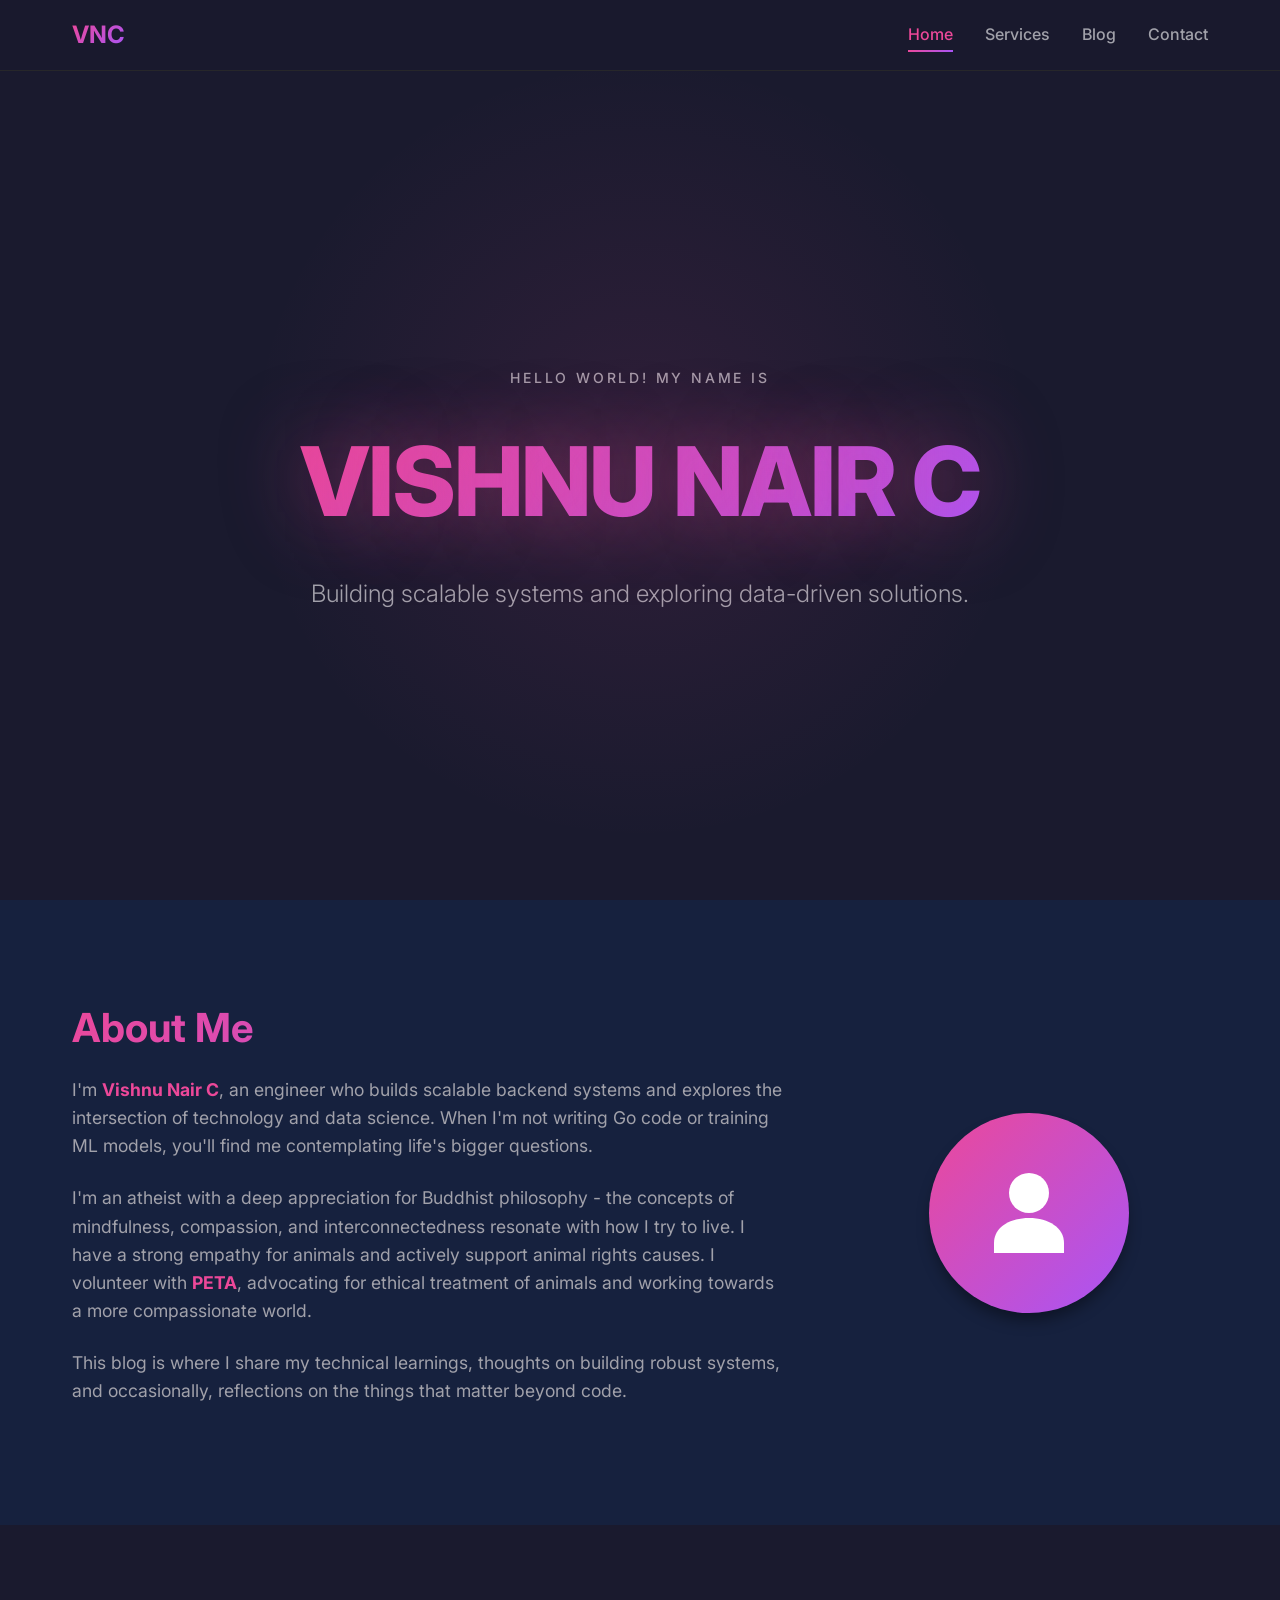
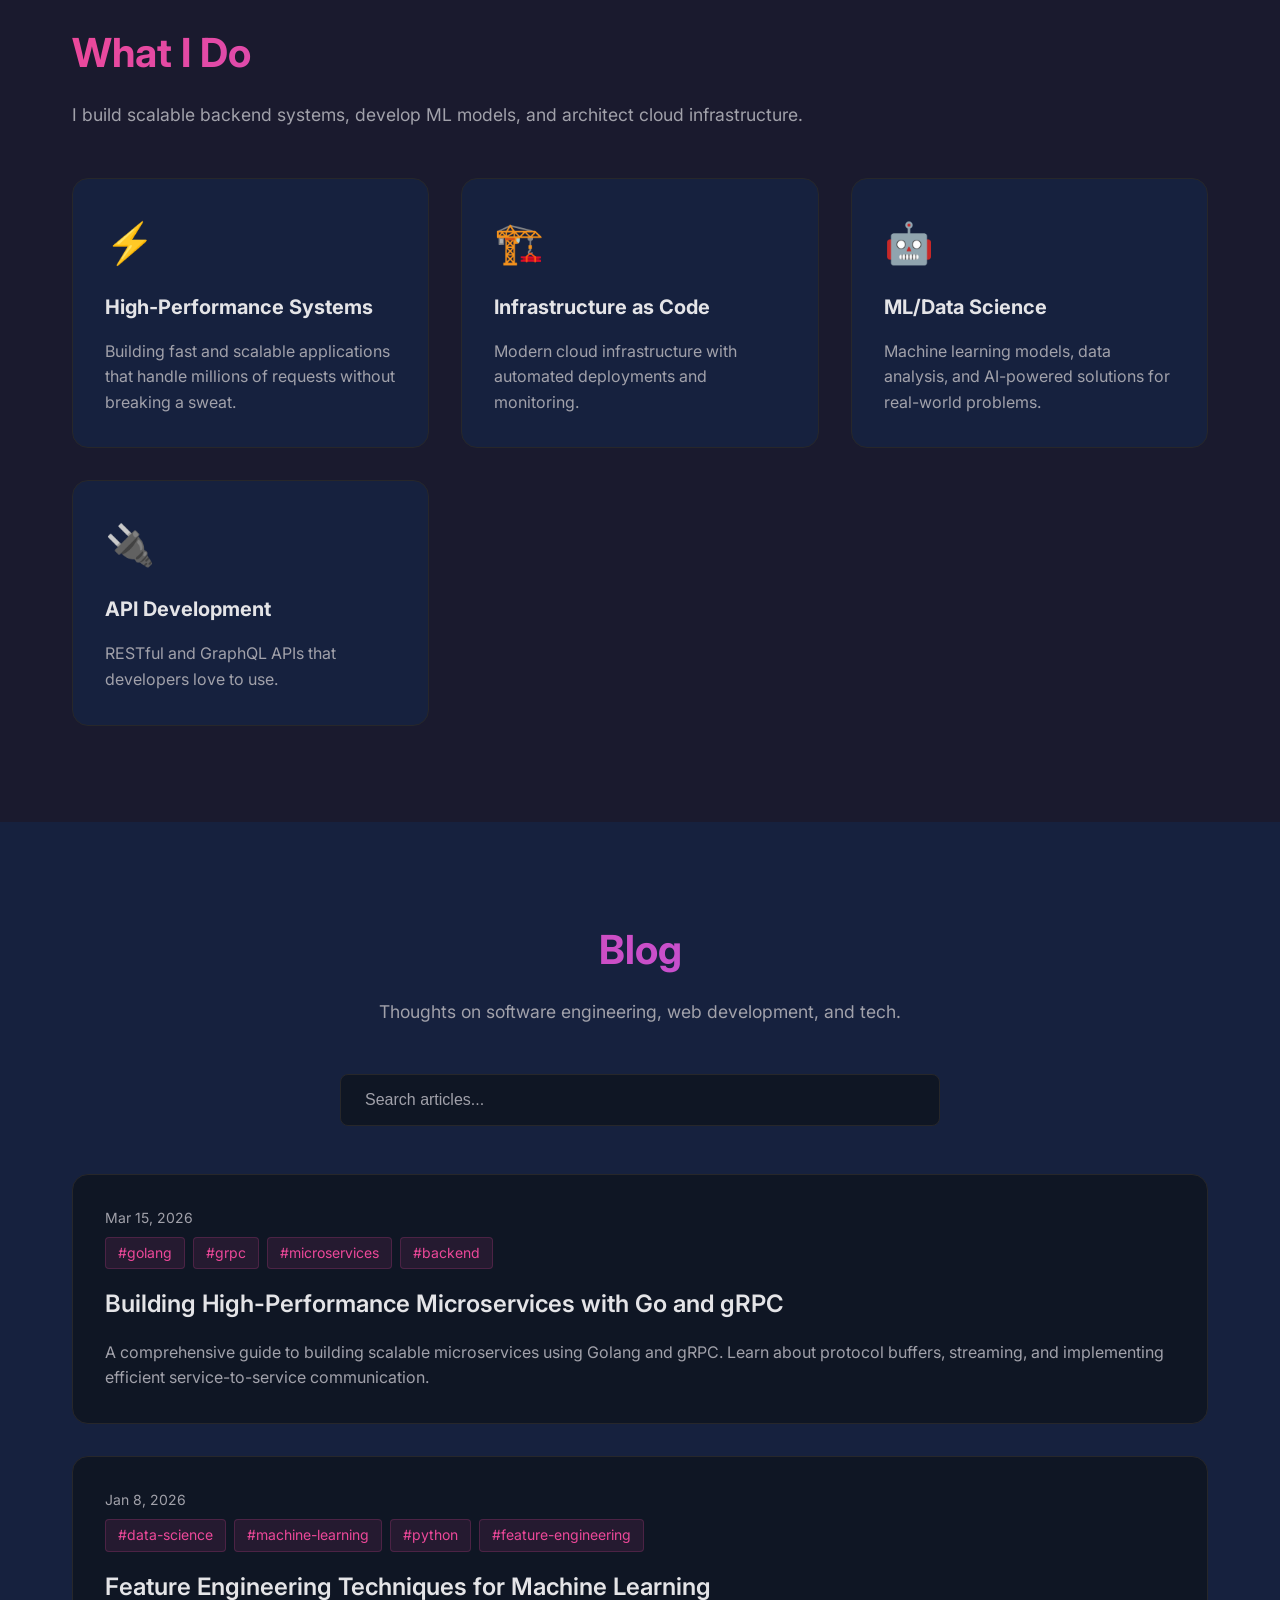
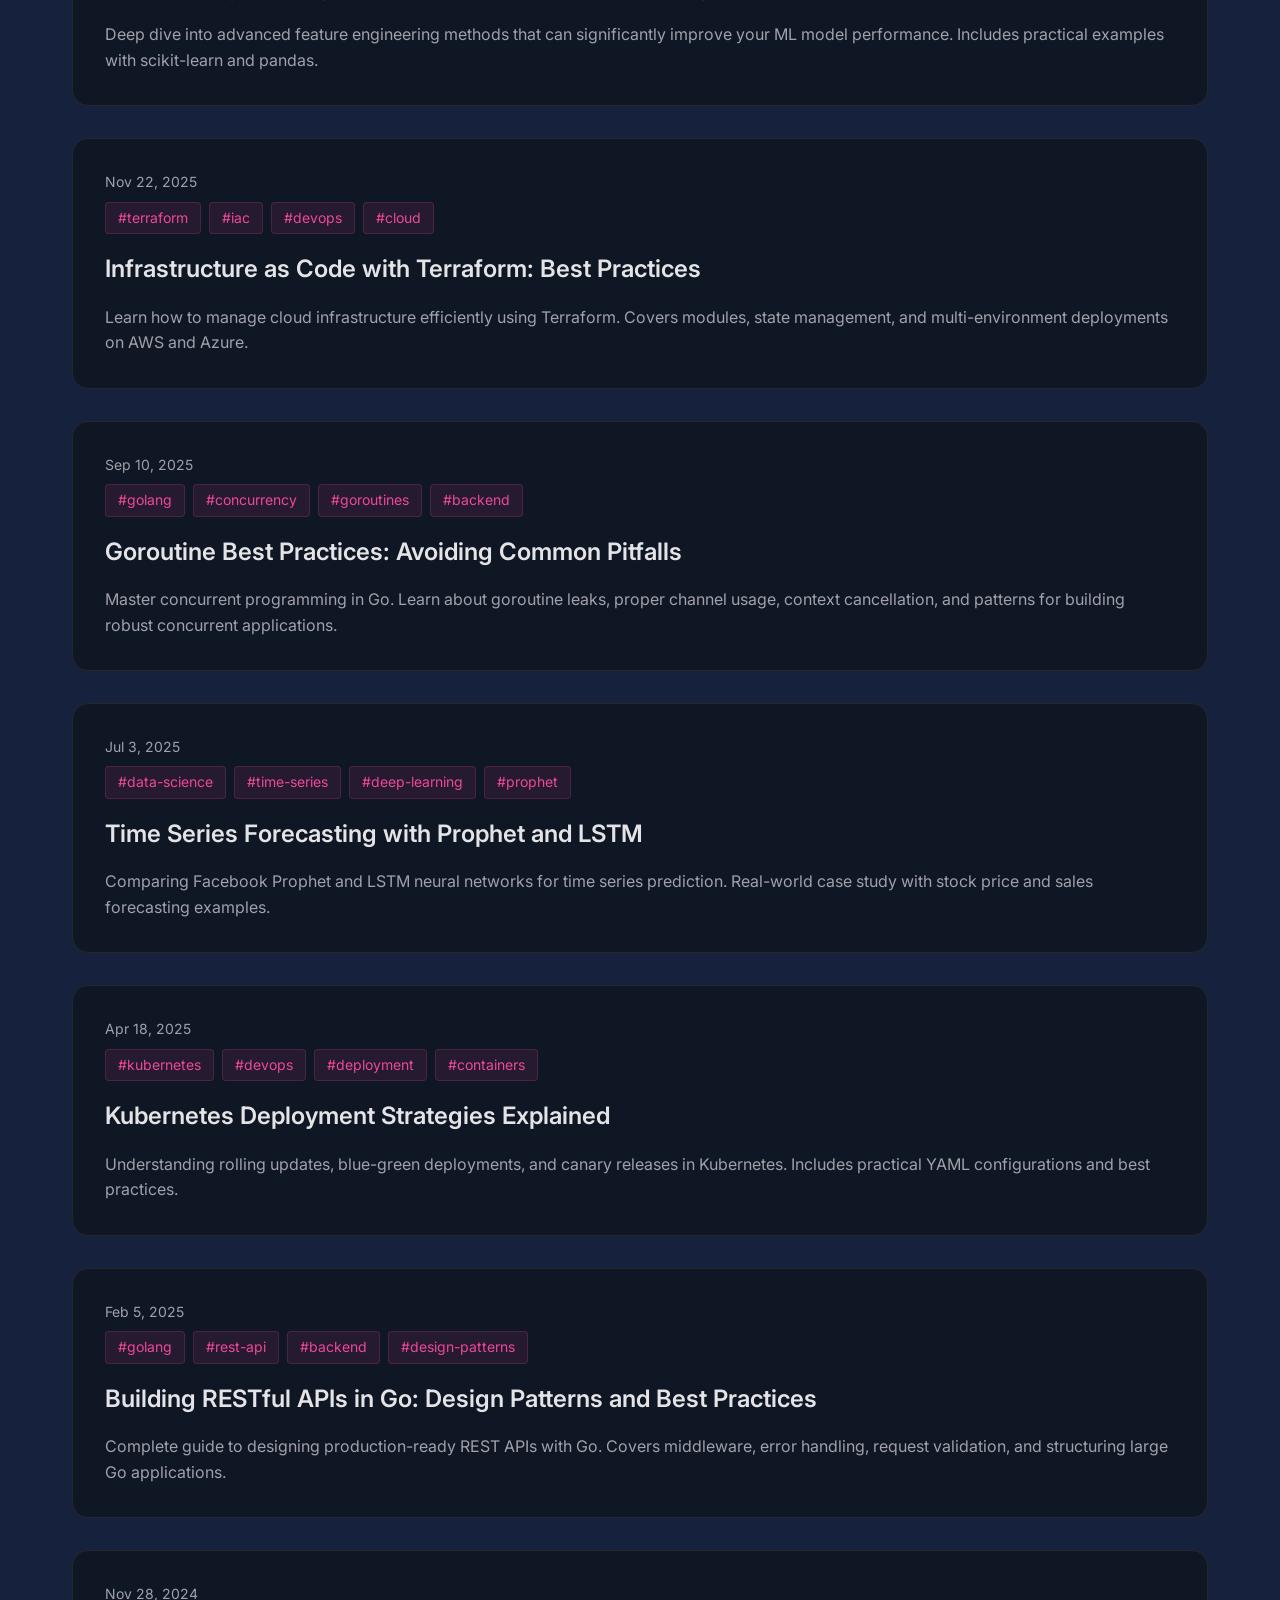
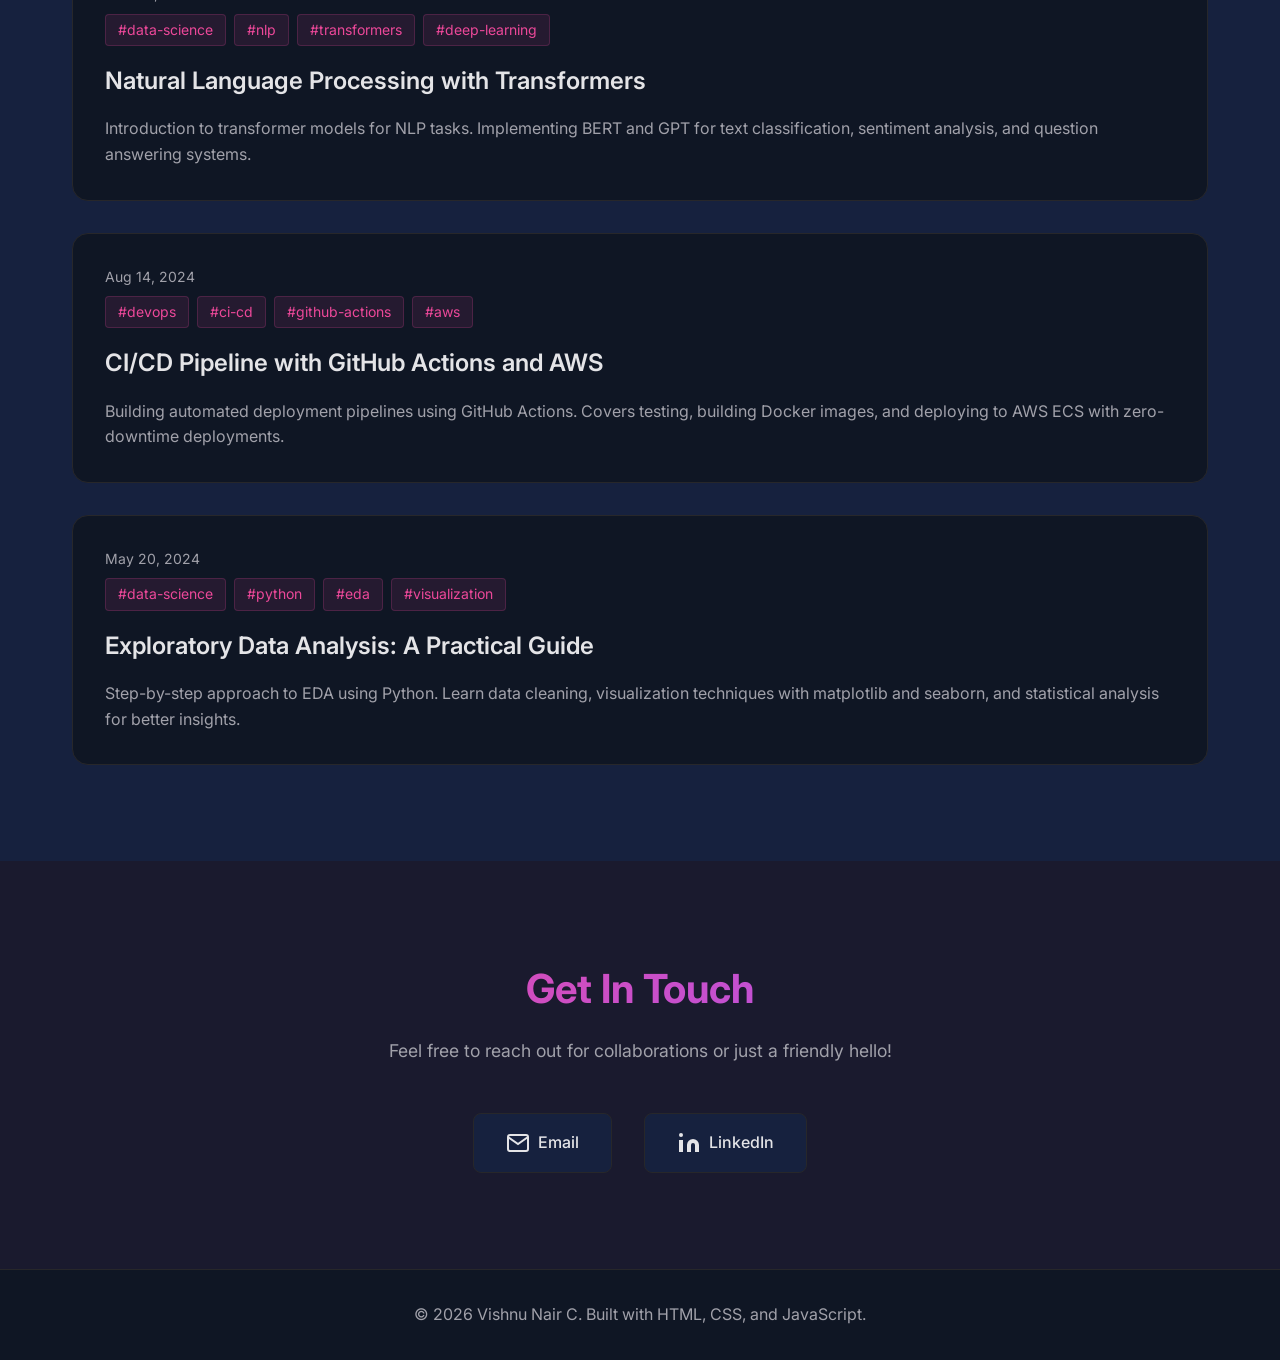
<file: index.html>
<!DOCTYPE html>
<html lang="en">
<head>
    <meta charset="UTF-8">
    <meta name="viewport" content="width=device-width, initial-scale=1.0">
    <title>Vishnu Nair C - Personal Blog</title>
    <link rel="stylesheet" href="styles.css">
    <link rel="preconnect" href="https://fonts.googleapis.com">
    <link rel="preconnect" href="https://fonts.gstatic.com" crossorigin>
    <link href="https://fonts.googleapis.com/css2?family=Inter:wght@300;400;500;600;700&display=swap" rel="stylesheet">
</head>
<body>
    <!-- Navigation -->
    <nav class="navbar">
        <div class="container">
            <div class="nav-brand">
                <span class="logo">VNC</span>
            </div>
            <ul class="nav-menu">
                <li><a href="#home" class="nav-link active">Home</a></li>
                <li><a href="#services" class="nav-link">Services</a></li>
                <li><a href="#blog" class="nav-link">Blog</a></li>
                <li><a href="#contact" class="nav-link">Contact</a></li>
            </ul>
        </div>
    </nav>

    <!-- Hero Section -->
    <section id="home" class="hero">
        <div class="container">
            <div class="hero-content">
                <p class="hero-greeting">HELLO WORLD! MY NAME IS</p>
                <h1 class="hero-title">VISHNU NAIR C</h1>
                <p class="hero-subtitle">Building scalable systems and exploring data-driven solutions.</p>
            </div>
        </div>
    </section>

    <!-- About Section -->
    <section id="about" class="about">
        <div class="container">
            <div class="about-content">
                <div class="about-text">
                    <h2 class="section-title">About Me</h2>
                    <p>I'm <strong>Vishnu Nair C</strong>, an engineer who builds scalable backend systems and explores the intersection of technology and data science. When I'm not writing Go code or training ML models, you'll find me contemplating life's bigger questions.</p>
                    <p>I'm an atheist with a deep appreciation for Buddhist philosophy - the concepts of mindfulness, compassion, and interconnectedness resonate with how I try to live. I have a strong empathy for animals and actively support animal rights causes. I volunteer with <strong>PETA</strong>, advocating for ethical treatment of animals and working towards a more compassionate world.</p>
                    <p>This blog is where I share my technical learnings, thoughts on building robust systems, and occasionally, reflections on the things that matter beyond code.</p>
                </div>
                <div class="about-image">
                    <div class="profile-placeholder">
                        <svg width="120" height="120" viewBox="0 0 120 120" fill="currentColor">
                            <circle cx="60" cy="40" r="20"/>
                            <path d="M60 65c-20 0-35 10-35 25v10h70V90c0-15-15-25-35-25z"/>
                        </svg>
                    </div>
                </div>
            </div>
        </div>
    </section>

    <!-- Services Section -->
    <section id="services" class="services">
        <div class="container">
            <h2 class="section-title">What I Do</h2>
            <p class="section-description">I build scalable backend systems, develop ML models, and architect cloud infrastructure.</p>
            
            <div class="services-grid">
                <div class="service-card">
                    <div class="service-icon">⚡</div>
                    <h3>High-Performance Systems</h3>
                    <p>Building fast and scalable applications that handle millions of requests without breaking a sweat.</p>
                </div>
                <div class="service-card">
                    <div class="service-icon">🏗️</div>
                    <h3>Infrastructure as Code</h3>
                    <p>Modern cloud infrastructure with automated deployments and monitoring.</p>
                </div>
                <div class="service-card">
                    <div class="service-icon">🤖</div>
                    <h3>ML/Data Science</h3>
                    <p>Machine learning models, data analysis, and AI-powered solutions for real-world problems.</p>
                </div>
                <div class="service-card">
                    <div class="service-icon">🔌</div>
                    <h3>API Development</h3>
                    <p>RESTful and GraphQL APIs that developers love to use.</p>
                </div>
            </div>
        </div>
    </section>

    <!-- Blog Section -->
    <section id="blog" class="blog">
        <div class="container">
            <div class="blog-header">
                <h2 class="section-title">Blog</h2>
                <p class="section-description">Thoughts on software engineering, web development, and tech.</p>
            </div>
            
            <div class="blog-search">
                <input type="text" id="searchInput" placeholder="Search articles..." class="search-input">
            </div>

            <div class="blog-grid" id="blogGrid">
                <!-- Blog posts will be inserted here by JavaScript -->
            </div>
        </div>
    </section>

    <!-- Contact Section -->
    <section id="contact" class="contact">
        <div class="container">
            <h2 class="section-title">Get In Touch</h2>
            <p class="section-description">Feel free to reach out for collaborations or just a friendly hello!</p>
            
            <div class="contact-links">
                <a href="mailto:vishnarac@gmail.com" class="contact-link">
                    <svg width="24" height="24" viewBox="0 0 24 24" fill="none" stroke="currentColor" stroke-width="2">
                        <path d="M4 4h16c1.1 0 2 .9 2 2v12c0 1.1-.9 2-2 2H4c-1.1 0-2-.9-2-2V6c0-1.1.9-2 2-2z"/>
                        <polyline points="22,6 12,13 2,6"/>
                    </svg>
                    Email
                </a>
                <a href="https://linkedin.com/in/vishnc" target="_blank" class="contact-link">
                    <svg width="24" height="24" viewBox="0 0 24 24" fill="currentColor">
                        <path d="M16 8a6 6 0 016 6v7h-4v-7a2 2 0 00-2-2 2 2 0 00-2 2v7h-4v-7a6 6 0 016-6zM2 9h4v12H2z"/>
                        <circle cx="4" cy="4" r="2"/>
                    </svg>
                    LinkedIn
                </a>
            </div>
        </div>
    </section>

    <!-- Footer -->
    <footer class="footer">
        <div class="container">
            <p>&copy; 2026 Vishnu Nair C. Built with HTML, CSS, and JavaScript.</p>
        </div>
    </footer>

    <script src="script.js"></script>
</body>
</html>
</file>
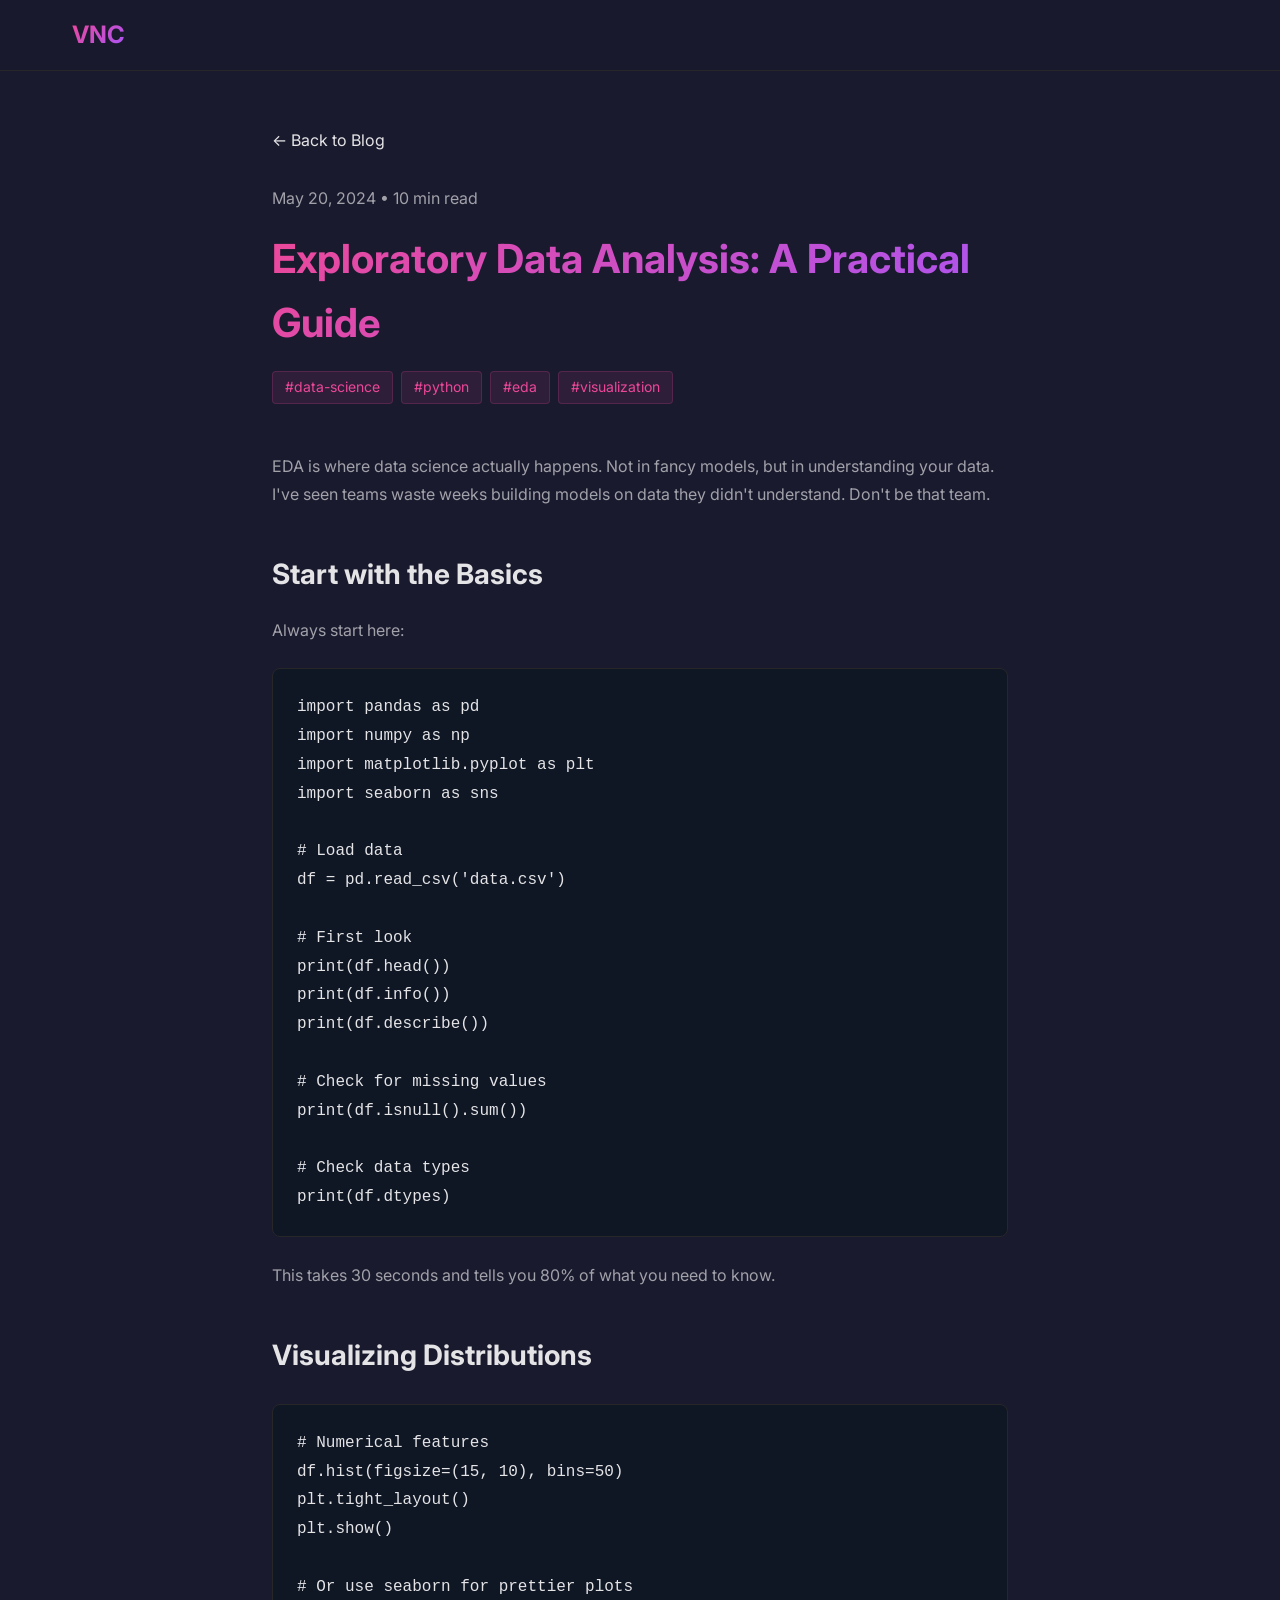
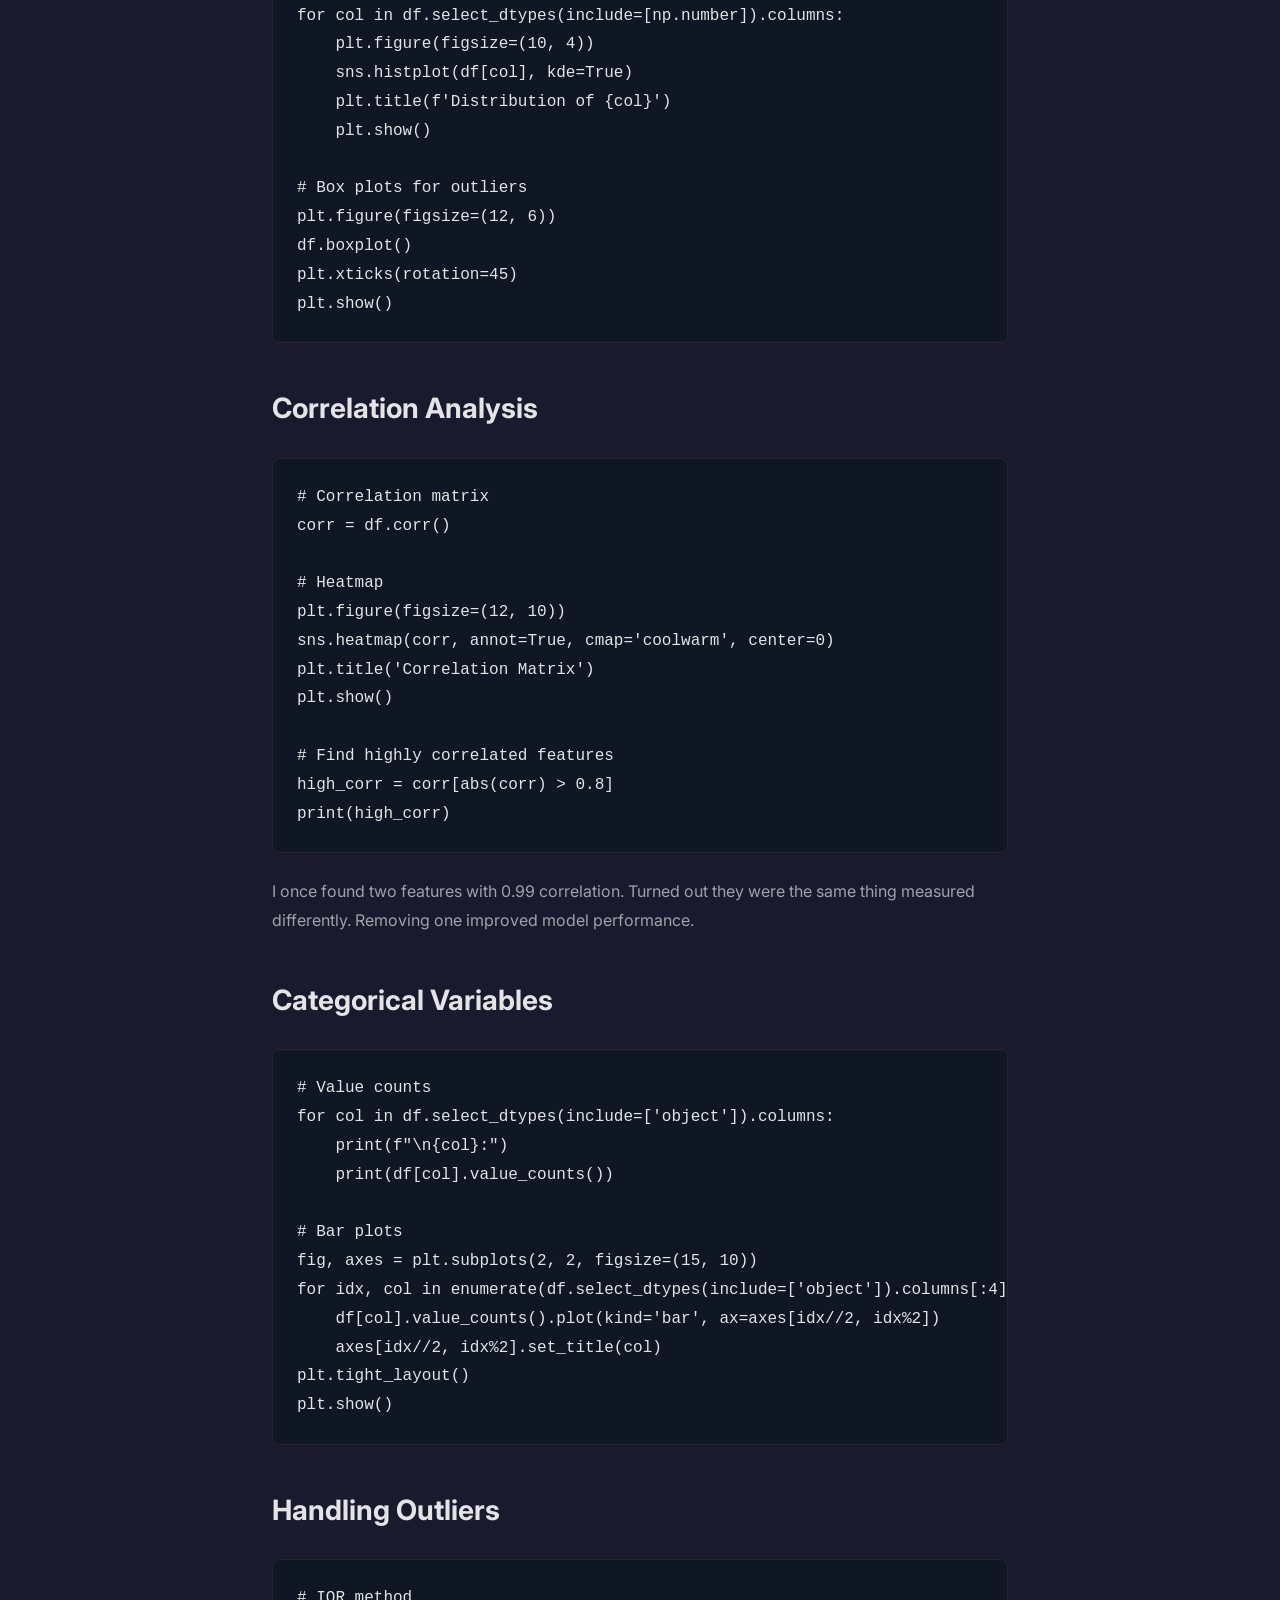
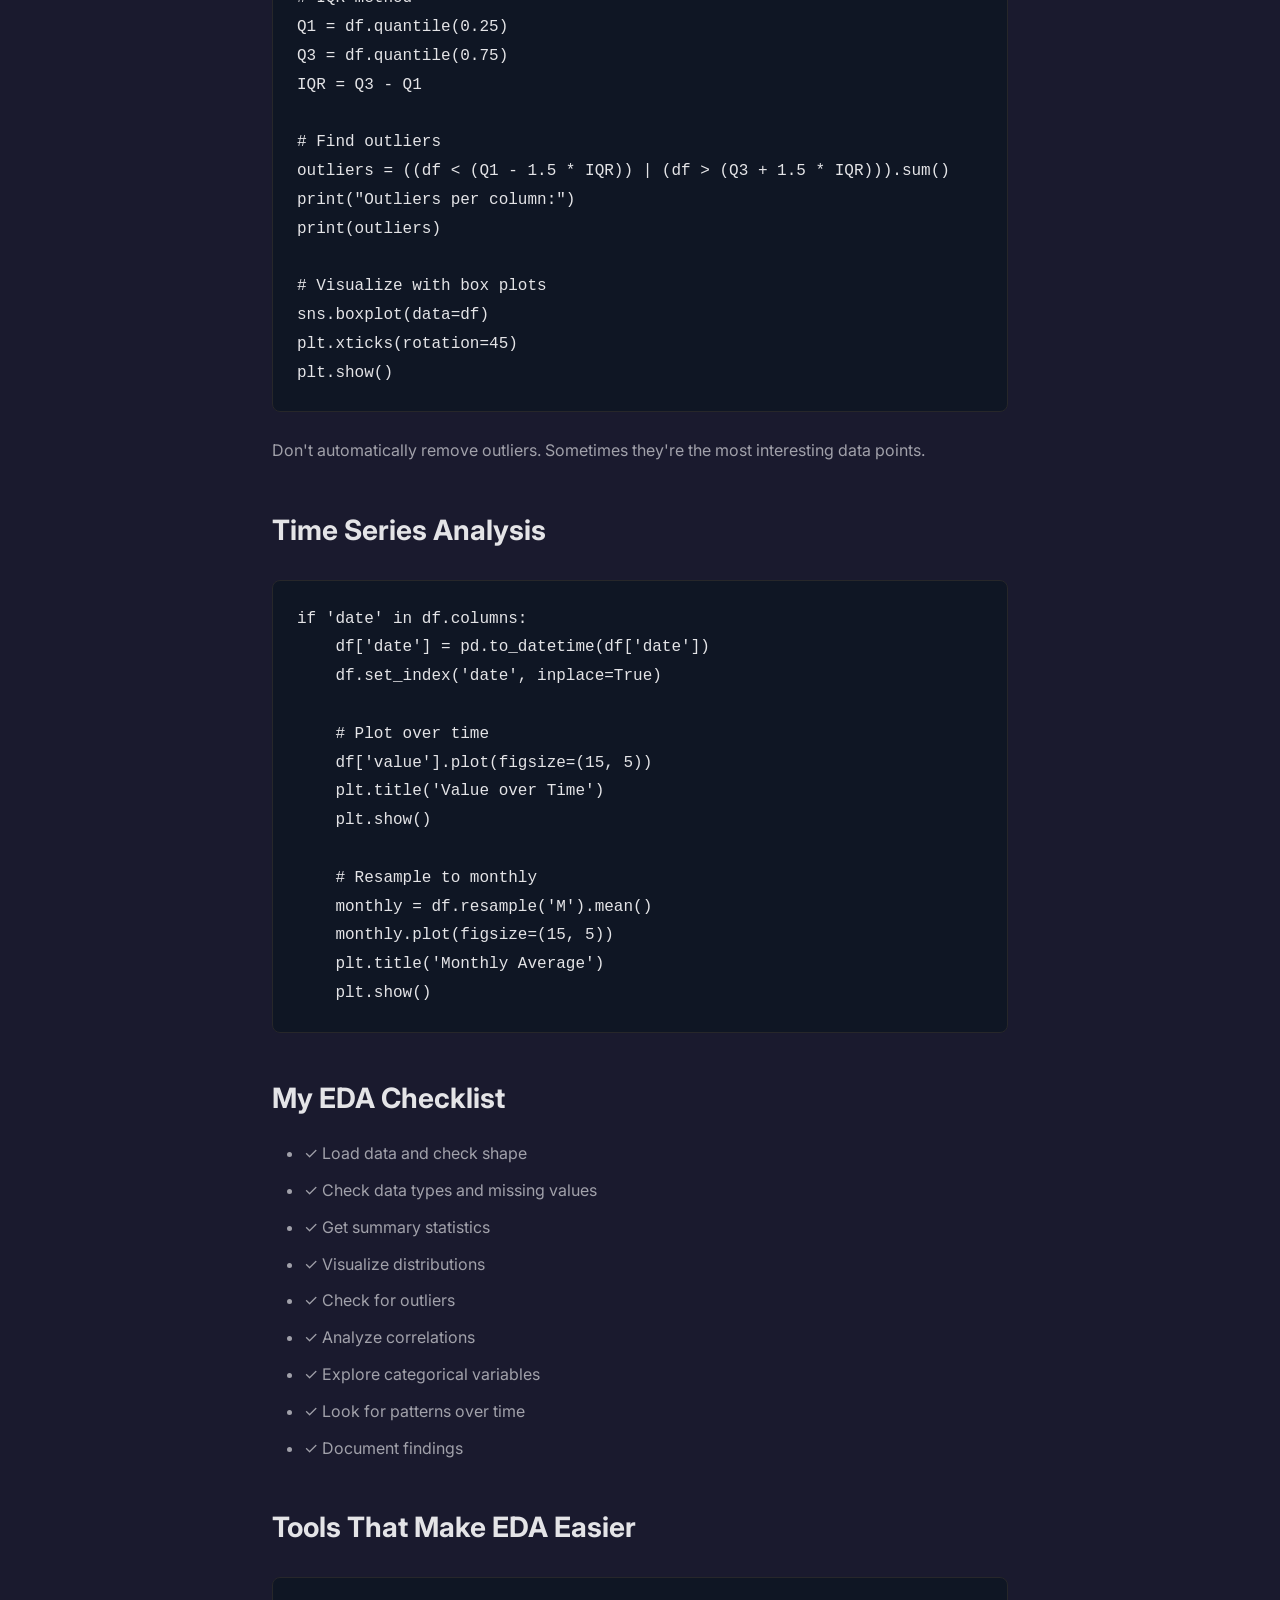
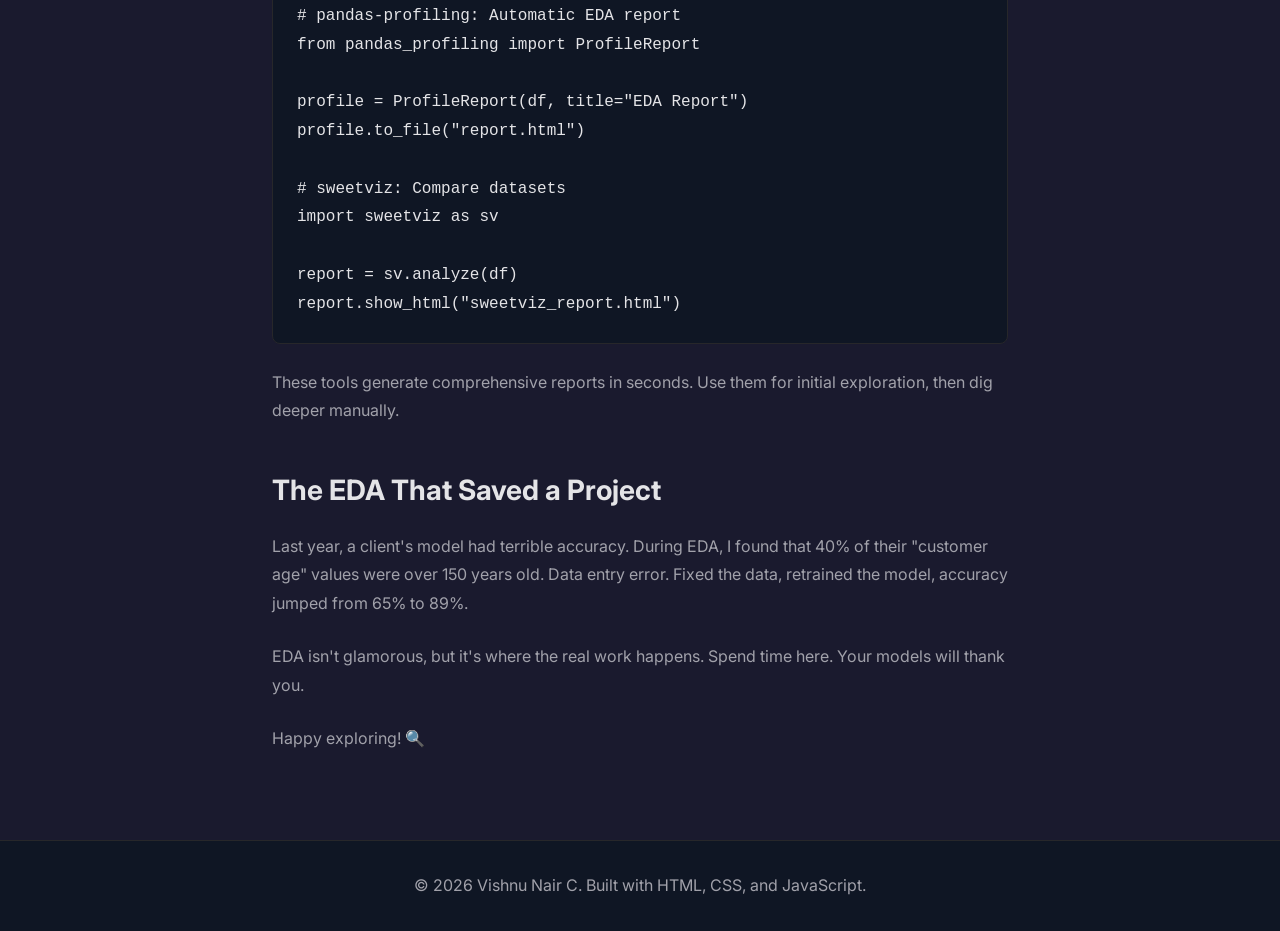
<file: blog/exploratory-data-analysis.html>
<!DOCTYPE html>
<html lang="en">
<head>
    <meta charset="UTF-8">
    <meta name="viewport" content="width=device-width, initial-scale=1.0">
    <title>Exploratory Data Analysis: A Practical Guide - Vishnu Nair C</title>
    <link rel="stylesheet" href="../styles.css">
    <link rel="preconnect" href="https://fonts.googleapis.com">
    <link rel="preconnect" href="https://fonts.gstatic.com" crossorigin>
    <link href="https://fonts.googleapis.com/css2?family=Inter:wght@300;400;500;600;700&display=swap" rel="stylesheet">
    <style>
        .blog-post-container { max-width: 800px; margin: 0 auto; padding: 8rem 2rem 4rem; }
        .blog-post-header { margin-bottom: 3rem; }
        .blog-post-meta { color: var(--text-secondary); margin-bottom: 1rem; }
        .blog-post-content { line-height: 1.8; color: var(--text-secondary); }
        .blog-post-content h2 { color: var(--text-primary); margin-top: 2.5rem; margin-bottom: 1rem; font-size: 1.75rem; }
        .blog-post-content p { margin-bottom: 1.5rem; }
        .blog-post-content code { background: var(--bg-card); padding: 0.2rem 0.5rem; border-radius: 0.25rem; font-family: 'Courier New', monospace; color: var(--accent-primary); }
        .blog-post-content pre { background: var(--bg-card); padding: 1.5rem; border-radius: 0.5rem; overflow-x: auto; margin: 1.5rem 0; border: 1px solid var(--border-color); }
        .blog-post-content pre code { background: none; padding: 0; color: var(--text-primary); }
        .blog-post-content ul { margin-bottom: 1.5rem; padding-left: 2rem; }
        .blog-post-content li { margin-bottom: 0.5rem; }
        .back-link { display: inline-block; color: var(--text-primary); text-decoration: none; margin-bottom: 2rem; transition: color 0.3s ease; }
        .back-link:hover { color: var(--accent-secondary); }
    </style>
</head>
<body>
    <nav class="navbar">
        <div class="container">
            <div class="nav-brand">
                <a href="../index.html" style="text-decoration: none;"><span class="logo">VNC</span></a>
            </div>
        </div>
    </nav>

    <article class="blog-post-container">
        <a href="../index.html#blog" class="back-link">← Back to Blog</a>
        
        <header class="blog-post-header">
            <div class="blog-post-meta">May 20, 2024 • 10 min read</div>
            <h1 class="section-title">Exploratory Data Analysis: A Practical Guide</h1>
            <div class="blog-post-tags">
                <span class="blog-tag">#data-science</span>
                <span class="blog-tag">#python</span>
                <span class="blog-tag">#eda</span>
                <span class="blog-tag">#visualization</span>
            </div>
        </header>

        <div class="blog-post-content">
            <p>EDA is where data science actually happens. Not in fancy models, but in understanding your data. I've seen teams waste weeks building models on data they didn't understand. Don't be that team.</p>

            <h2>Start with the Basics</h2>
            
            <p>Always start here:</p>

            <pre><code>import pandas as pd
import numpy as np
import matplotlib.pyplot as plt
import seaborn as sns

# Load data
df = pd.read_csv('data.csv')

# First look
print(df.head())
print(df.info())
print(df.describe())

# Check for missing values
print(df.isnull().sum())

# Check data types
print(df.dtypes)</code></pre>

            <p>This takes 30 seconds and tells you 80% of what you need to know.</p>

            <h2>Visualizing Distributions</h2>

            <pre><code># Numerical features
df.hist(figsize=(15, 10), bins=50)
plt.tight_layout()
plt.show()

# Or use seaborn for prettier plots
for col in df.select_dtypes(include=[np.number]).columns:
    plt.figure(figsize=(10, 4))
    sns.histplot(df[col], kde=True)
    plt.title(f'Distribution of {col}')
    plt.show()

# Box plots for outliers
plt.figure(figsize=(12, 6))
df.boxplot()
plt.xticks(rotation=45)
plt.show()</code></pre>

            <h2>Correlation Analysis</h2>

            <pre><code># Correlation matrix
corr = df.corr()

# Heatmap
plt.figure(figsize=(12, 10))
sns.heatmap(corr, annot=True, cmap='coolwarm', center=0)
plt.title('Correlation Matrix')
plt.show()

# Find highly correlated features
high_corr = corr[abs(corr) > 0.8]
print(high_corr)</code></pre>

            <p>I once found two features with 0.99 correlation. Turned out they were the same thing measured differently. Removing one improved model performance.</p>

            <h2>Categorical Variables</h2>

            <pre><code># Value counts
for col in df.select_dtypes(include=['object']).columns:
    print(f"\n{col}:")
    print(df[col].value_counts())

# Bar plots
fig, axes = plt.subplots(2, 2, figsize=(15, 10))
for idx, col in enumerate(df.select_dtypes(include=['object']).columns[:4]):
    df[col].value_counts().plot(kind='bar', ax=axes[idx//2, idx%2])
    axes[idx//2, idx%2].set_title(col)
plt.tight_layout()
plt.show()</code></pre>

            <h2>Handling Outliers</h2>

            <pre><code># IQR method
Q1 = df.quantile(0.25)
Q3 = df.quantile(0.75)
IQR = Q3 - Q1

# Find outliers
outliers = ((df < (Q1 - 1.5 * IQR)) | (df > (Q3 + 1.5 * IQR))).sum()
print("Outliers per column:")
print(outliers)

# Visualize with box plots
sns.boxplot(data=df)
plt.xticks(rotation=45)
plt.show()</code></pre>

            <p>Don't automatically remove outliers. Sometimes they're the most interesting data points.</p>

            <h2>Time Series Analysis</h2>

            <pre><code>if 'date' in df.columns:
    df['date'] = pd.to_datetime(df['date'])
    df.set_index('date', inplace=True)
    
    # Plot over time
    df['value'].plot(figsize=(15, 5))
    plt.title('Value over Time')
    plt.show()
    
    # Resample to monthly
    monthly = df.resample('M').mean()
    monthly.plot(figsize=(15, 5))
    plt.title('Monthly Average')
    plt.show()</code></pre>

            <h2>My EDA Checklist</h2>

            <ul>
                <li>✓ Load data and check shape</li>
                <li>✓ Check data types and missing values</li>
                <li>✓ Get summary statistics</li>
                <li>✓ Visualize distributions</li>
                <li>✓ Check for outliers</li>
                <li>✓ Analyze correlations</li>
                <li>✓ Explore categorical variables</li>
                <li>✓ Look for patterns over time</li>
                <li>✓ Document findings</li>
            </ul>

            <h2>Tools That Make EDA Easier</h2>

            <pre><code># pandas-profiling: Automatic EDA report
from pandas_profiling import ProfileReport

profile = ProfileReport(df, title="EDA Report")
profile.to_file("report.html")

# sweetviz: Compare datasets
import sweetviz as sv

report = sv.analyze(df)
report.show_html("sweetviz_report.html")</code></pre>

            <p>These tools generate comprehensive reports in seconds. Use them for initial exploration, then dig deeper manually.</p>

            <h2>The EDA That Saved a Project</h2>

            <p>Last year, a client's model had terrible accuracy. During EDA, I found that 40% of their "customer age" values were over 150 years old. Data entry error. Fixed the data, retrained the model, accuracy jumped from 65% to 89%.</p>

            <p>EDA isn't glamorous, but it's where the real work happens. Spend time here. Your models will thank you.</p>

            <p>Happy exploring! 🔍</p>
        </div>
    </article>

    <footer class="footer">
        <div class="container">
            <p>&copy; 2026 Vishnu Nair C. Built with HTML, CSS, and JavaScript.</p>
        </div>
    </footer>
</body>
</html>
</file>
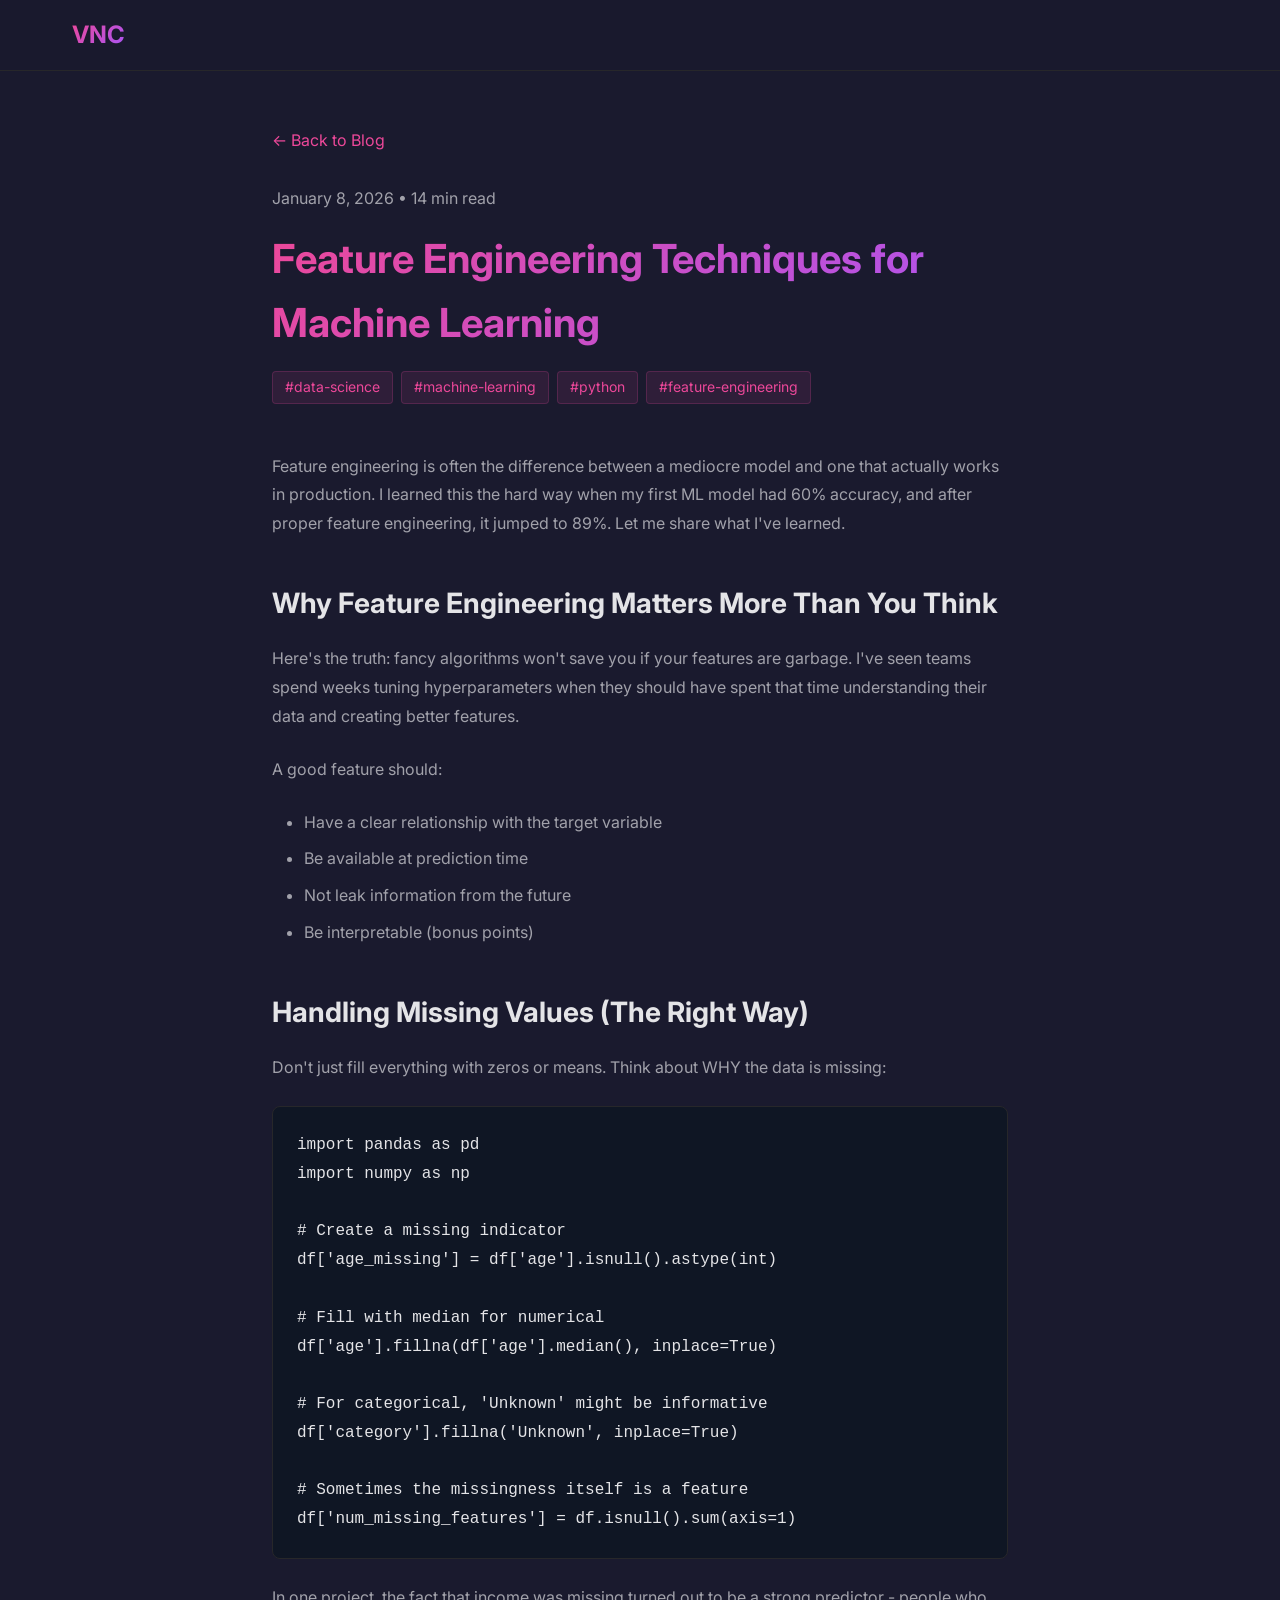
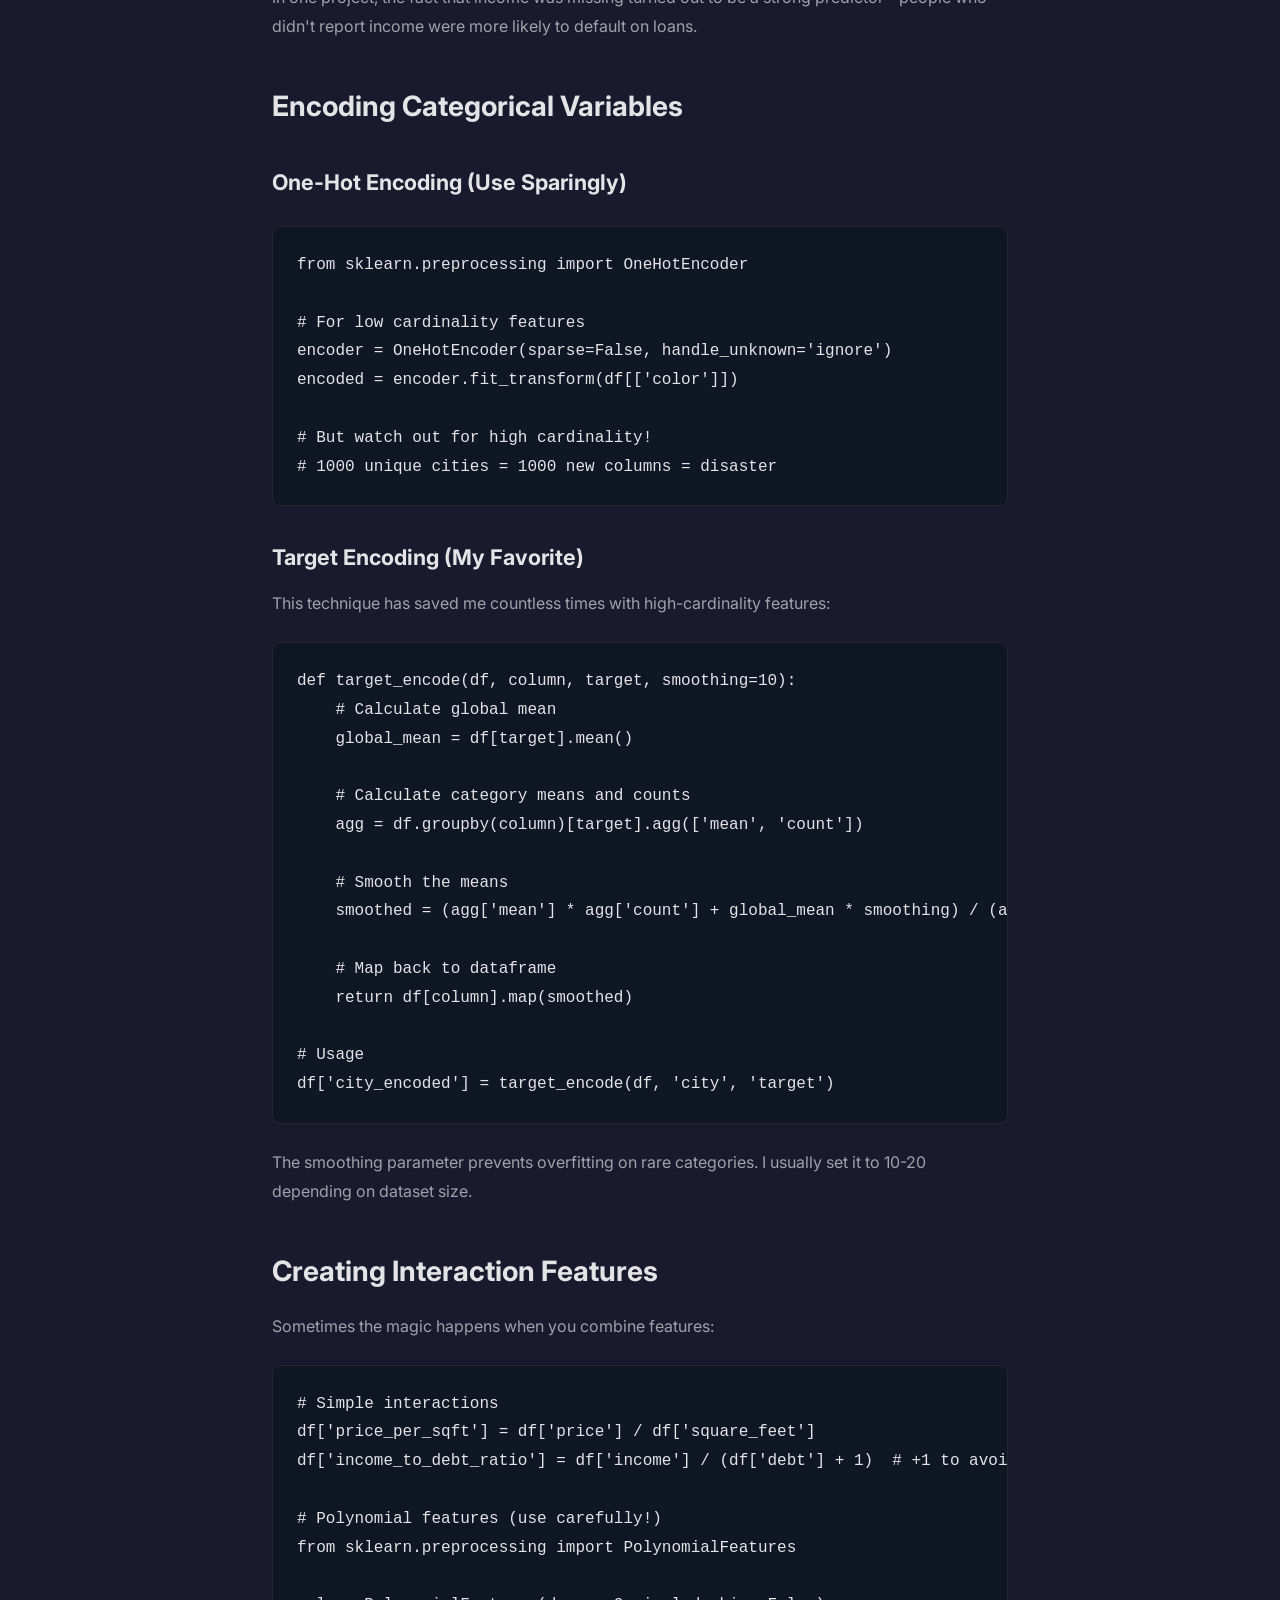
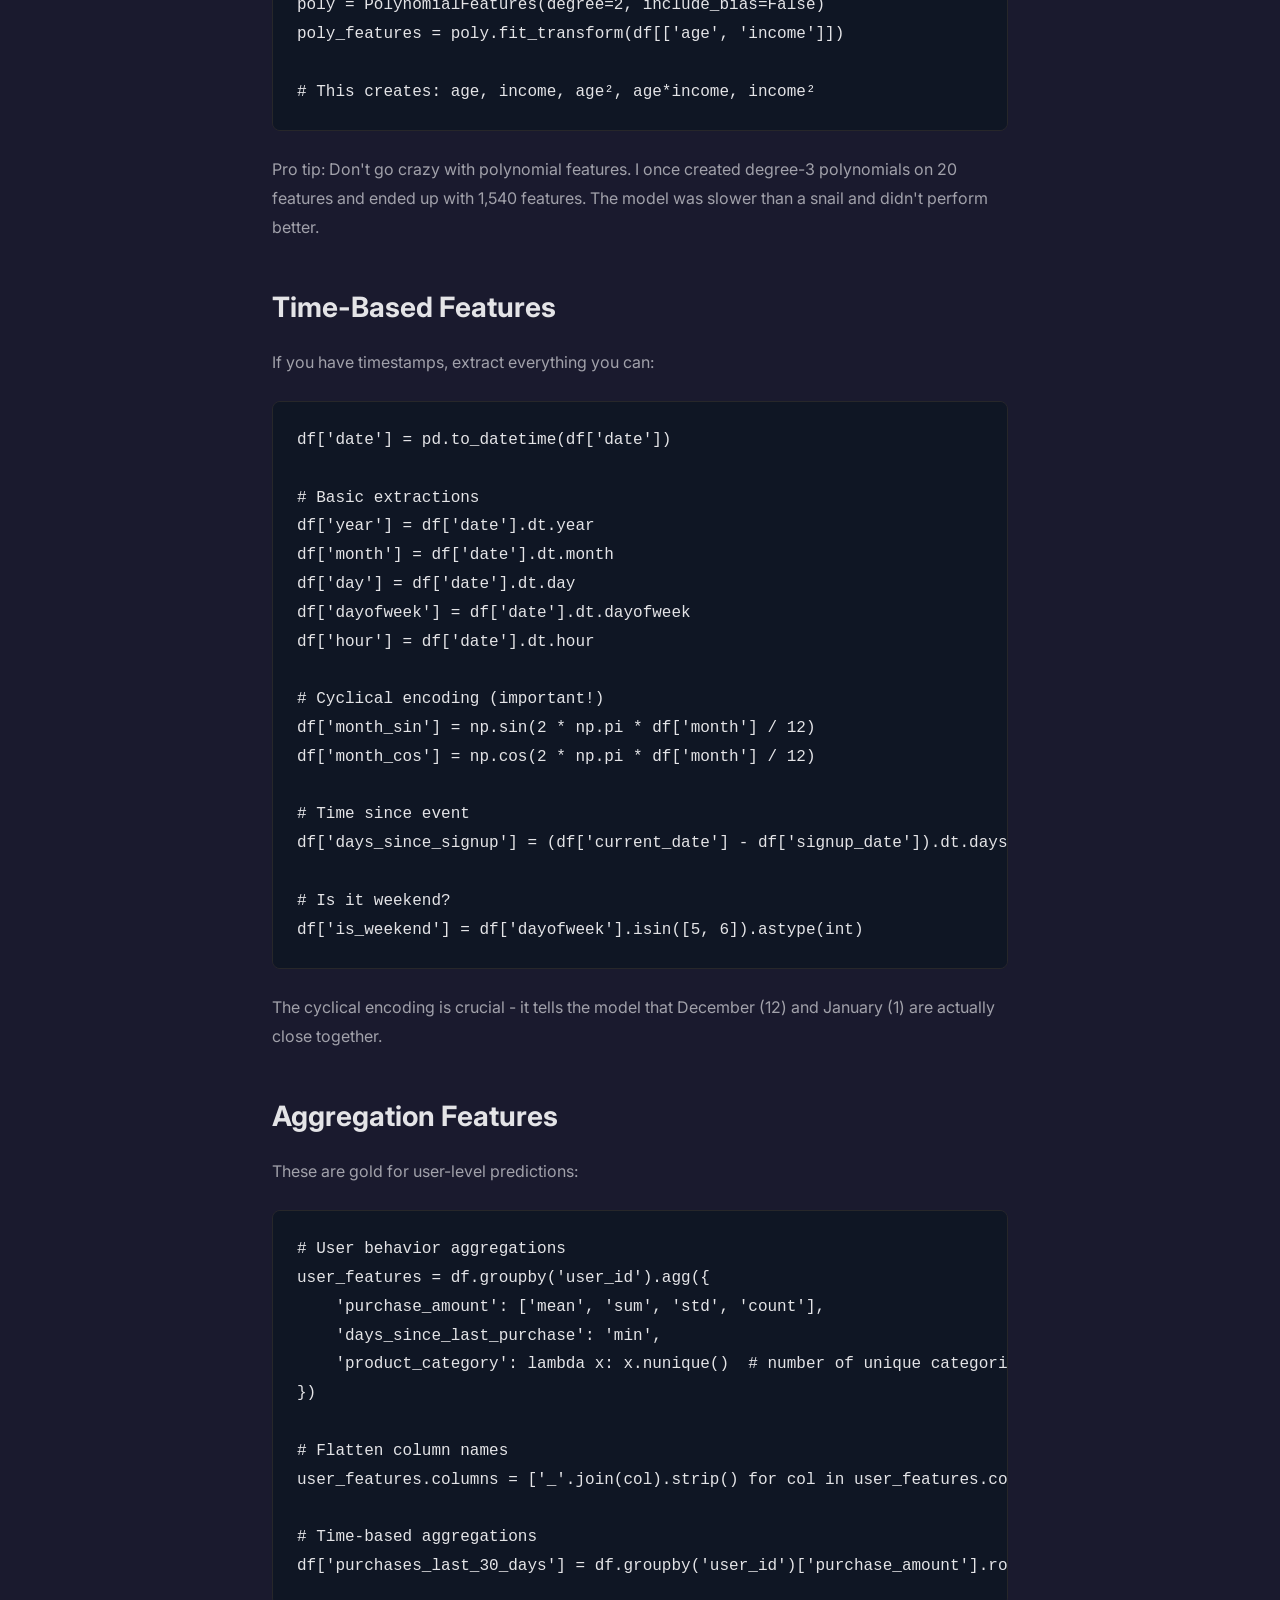
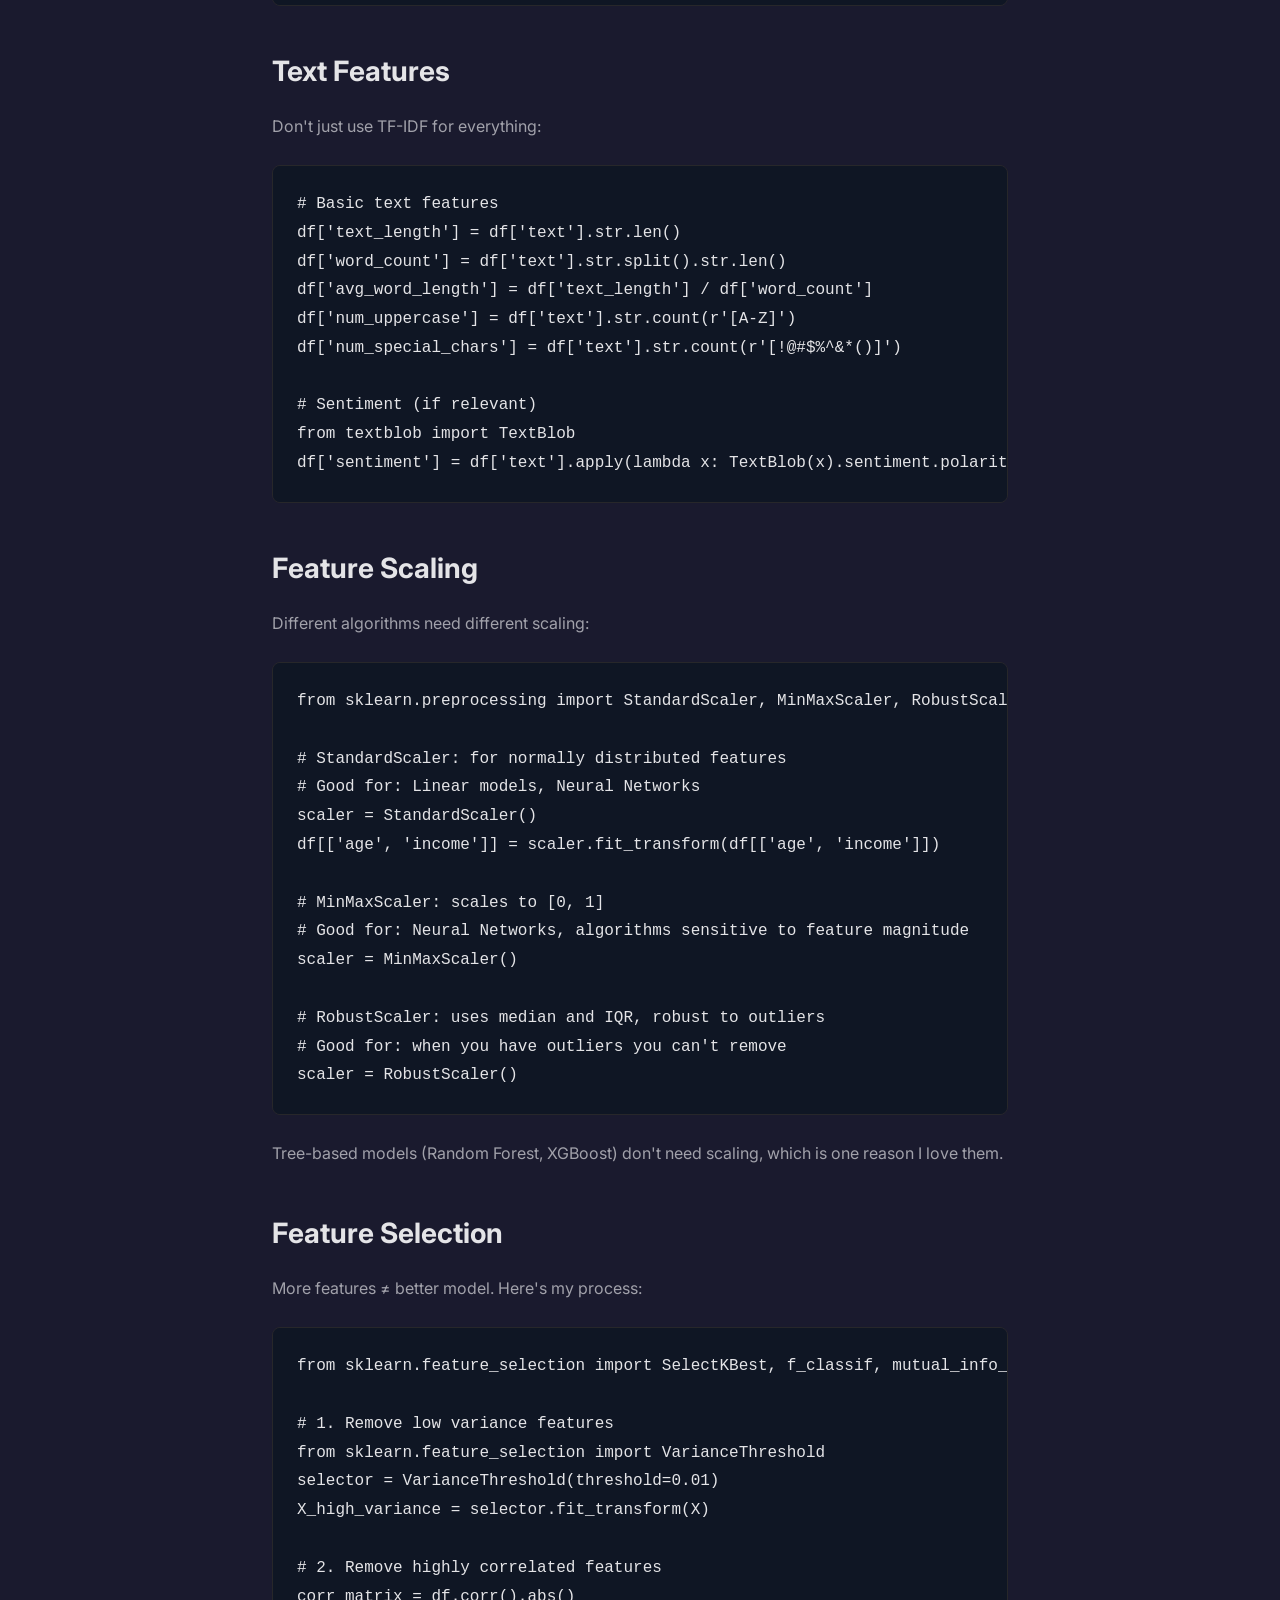
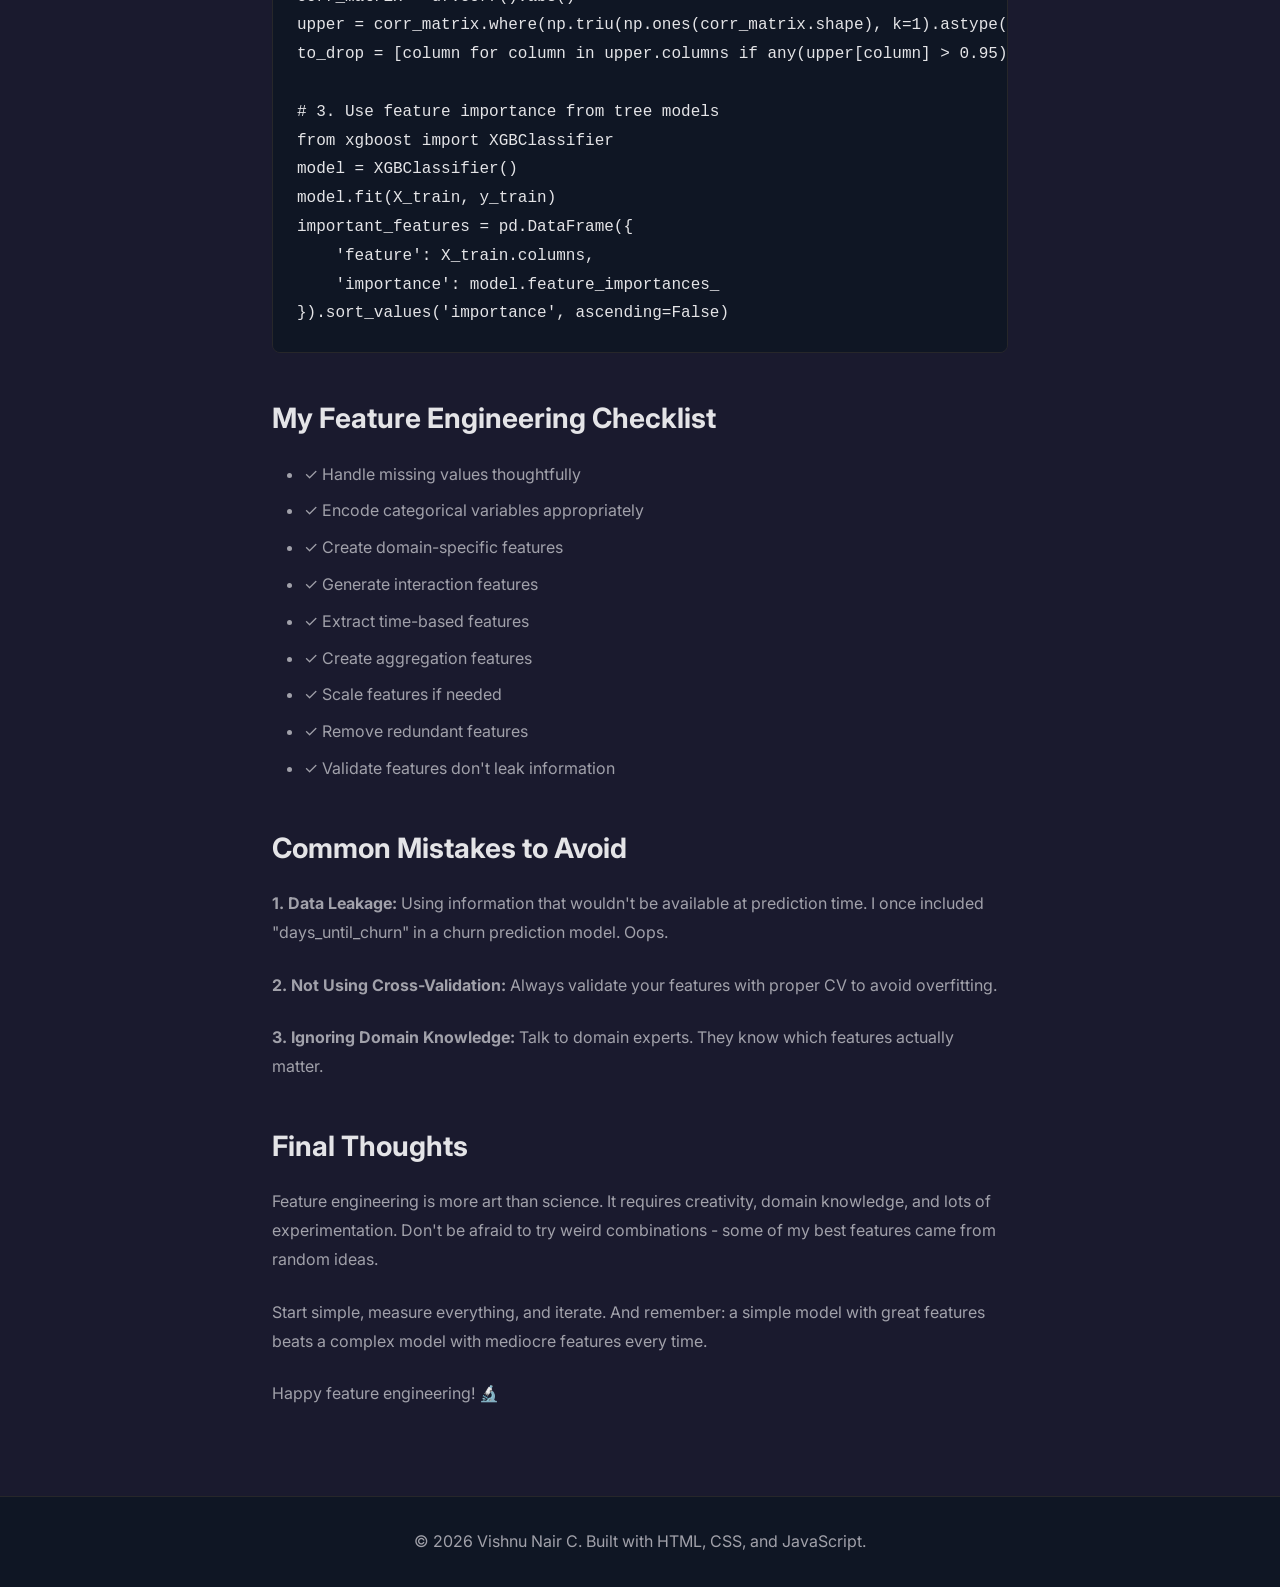
<file: blog/feature-engineering-ml.html>
<!DOCTYPE html>
<html lang="en">
<head>
    <meta charset="UTF-8">
    <meta name="viewport" content="width=device-width, initial-scale=1.0">
    <title>Feature Engineering Techniques for Machine Learning - Vishnu Nair C</title>
    <link rel="stylesheet" href="../styles.css">
    <link rel="preconnect" href="https://fonts.googleapis.com">
    <link rel="preconnect" href="https://fonts.gstatic.com" crossorigin>
    <link href="https://fonts.googleapis.com/css2?family=Inter:wght@300;400;500;600;700&display=swap" rel="stylesheet">
    <style>
        .blog-post-container {
            max-width: 800px;
            margin: 0 auto;
            padding: 8rem 2rem 4rem;
        }
        .blog-post-header {
            margin-bottom: 3rem;
        }
        .blog-post-meta {
            color: var(--text-secondary);
            margin-bottom: 1rem;
        }
        .blog-post-content {
            line-height: 1.8;
            color: var(--text-secondary);
        }
        .blog-post-content h2 {
            color: var(--text-primary);
            margin-top: 2.5rem;
            margin-bottom: 1rem;
            font-size: 1.75rem;
        }
        .blog-post-content h3 {
            color: var(--text-primary);
            margin-top: 2rem;
            margin-bottom: 0.75rem;
            font-size: 1.35rem;
        }
        .blog-post-content p {
            margin-bottom: 1.5rem;
        }
        .blog-post-content code {
            background: var(--bg-card);
            padding: 0.2rem 0.5rem;
            border-radius: 0.25rem;
            font-family: 'Courier New', monospace;
            color: var(--accent-primary);
        }
        .blog-post-content pre {
            background: var(--bg-card);
            padding: 1.5rem;
            border-radius: 0.5rem;
            overflow-x: auto;
            margin: 1.5rem 0;
            border: 1px solid var(--border-color);
        }
        .blog-post-content pre code {
            background: none;
            padding: 0;
            color: var(--text-primary);
        }
        .blog-post-content ul {
            margin-bottom: 1.5rem;
            padding-left: 2rem;
        }
        .blog-post-content li {
            margin-bottom: 0.5rem;
        }
        .back-link {
            display: inline-block;
            color: var(--accent-primary);
            text-decoration: none;
            margin-bottom: 2rem;
            transition: color 0.3s ease;
        }
        .back-link:hover {
            color: var(--accent-secondary);
        }
    </style>
</head>
<body>
    <nav class="navbar">
        <div class="container">
            <div class="nav-brand">
                <a href="../index.html" style="text-decoration: none;">
                    <span class="logo">VNC</span>
                </a>
            </div>
        </div>
    </nav>

    <article class="blog-post-container">
        <a href="../index.html#blog" class="back-link">← Back to Blog</a>
        
        <header class="blog-post-header">
            <div class="blog-post-meta">January 8, 2026 • 14 min read</div>
            <h1 class="section-title">Feature Engineering Techniques for Machine Learning</h1>
            <div class="blog-post-tags">
                <span class="blog-tag">#data-science</span>
                <span class="blog-tag">#machine-learning</span>
                <span class="blog-tag">#python</span>
                <span class="blog-tag">#feature-engineering</span>
            </div>
        </header>

        <div class="blog-post-content">
            <p>Feature engineering is often the difference between a mediocre model and one that actually works in production. I learned this the hard way when my first ML model had 60% accuracy, and after proper feature engineering, it jumped to 89%. Let me share what I've learned.</p>

            <h2>Why Feature Engineering Matters More Than You Think</h2>
            
            <p>Here's the truth: fancy algorithms won't save you if your features are garbage. I've seen teams spend weeks tuning hyperparameters when they should have spent that time understanding their data and creating better features.</p>

            <p>A good feature should:</p>
            <ul>
                <li>Have a clear relationship with the target variable</li>
                <li>Be available at prediction time</li>
                <li>Not leak information from the future</li>
                <li>Be interpretable (bonus points)</li>
            </ul>

            <h2>Handling Missing Values (The Right Way)</h2>

            <p>Don't just fill everything with zeros or means. Think about WHY the data is missing:</p>

            <pre><code>import pandas as pd
import numpy as np

# Create a missing indicator
df['age_missing'] = df['age'].isnull().astype(int)

# Fill with median for numerical
df['age'].fillna(df['age'].median(), inplace=True)

# For categorical, 'Unknown' might be informative
df['category'].fillna('Unknown', inplace=True)

# Sometimes the missingness itself is a feature
df['num_missing_features'] = df.isnull().sum(axis=1)</code></pre>

            <p>In one project, the fact that income was missing turned out to be a strong predictor - people who didn't report income were more likely to default on loans.</p>

            <h2>Encoding Categorical Variables</h2>

            <h3>One-Hot Encoding (Use Sparingly)</h3>

            <pre><code>from sklearn.preprocessing import OneHotEncoder

# For low cardinality features
encoder = OneHotEncoder(sparse=False, handle_unknown='ignore')
encoded = encoder.fit_transform(df[['color']])

# But watch out for high cardinality!
# 1000 unique cities = 1000 new columns = disaster</code></pre>

            <h3>Target Encoding (My Favorite)</h3>

            <p>This technique has saved me countless times with high-cardinality features:</p>

            <pre><code>def target_encode(df, column, target, smoothing=10):
    # Calculate global mean
    global_mean = df[target].mean()
    
    # Calculate category means and counts
    agg = df.groupby(column)[target].agg(['mean', 'count'])
    
    # Smooth the means
    smoothed = (agg['mean'] * agg['count'] + global_mean * smoothing) / (agg['count'] + smoothing)
    
    # Map back to dataframe
    return df[column].map(smoothed)

# Usage
df['city_encoded'] = target_encode(df, 'city', 'target')</code></pre>

            <p>The smoothing parameter prevents overfitting on rare categories. I usually set it to 10-20 depending on dataset size.</p>

            <h2>Creating Interaction Features</h2>

            <p>Sometimes the magic happens when you combine features:</p>

            <pre><code># Simple interactions
df['price_per_sqft'] = df['price'] / df['square_feet']
df['income_to_debt_ratio'] = df['income'] / (df['debt'] + 1)  # +1 to avoid division by zero

# Polynomial features (use carefully!)
from sklearn.preprocessing import PolynomialFeatures

poly = PolynomialFeatures(degree=2, include_bias=False)
poly_features = poly.fit_transform(df[['age', 'income']])

# This creates: age, income, age², age*income, income²</code></pre>

            <p>Pro tip: Don't go crazy with polynomial features. I once created degree-3 polynomials on 20 features and ended up with 1,540 features. The model was slower than a snail and didn't perform better.</p>

            <h2>Time-Based Features</h2>

            <p>If you have timestamps, extract everything you can:</p>

            <pre><code>df['date'] = pd.to_datetime(df['date'])

# Basic extractions
df['year'] = df['date'].dt.year
df['month'] = df['date'].dt.month
df['day'] = df['date'].dt.day
df['dayofweek'] = df['date'].dt.dayofweek
df['hour'] = df['date'].dt.hour

# Cyclical encoding (important!)
df['month_sin'] = np.sin(2 * np.pi * df['month'] / 12)
df['month_cos'] = np.cos(2 * np.pi * df['month'] / 12)

# Time since event
df['days_since_signup'] = (df['current_date'] - df['signup_date']).dt.days

# Is it weekend?
df['is_weekend'] = df['dayofweek'].isin([5, 6]).astype(int)</code></pre>

            <p>The cyclical encoding is crucial - it tells the model that December (12) and January (1) are actually close together.</p>

            <h2>Aggregation Features</h2>

            <p>These are gold for user-level predictions:</p>

            <pre><code># User behavior aggregations
user_features = df.groupby('user_id').agg({
    'purchase_amount': ['mean', 'sum', 'std', 'count'],
    'days_since_last_purchase': 'min',
    'product_category': lambda x: x.nunique()  # number of unique categories
})

# Flatten column names
user_features.columns = ['_'.join(col).strip() for col in user_features.columns]

# Time-based aggregations
df['purchases_last_30_days'] = df.groupby('user_id')['purchase_amount'].rolling(window=30).sum()</code></pre>

            <h2>Text Features</h2>

            <p>Don't just use TF-IDF for everything:</p>

            <pre><code># Basic text features
df['text_length'] = df['text'].str.len()
df['word_count'] = df['text'].str.split().str.len()
df['avg_word_length'] = df['text_length'] / df['word_count']
df['num_uppercase'] = df['text'].str.count(r'[A-Z]')
df['num_special_chars'] = df['text'].str.count(r'[!@#$%^&*()]')

# Sentiment (if relevant)
from textblob import TextBlob
df['sentiment'] = df['text'].apply(lambda x: TextBlob(x).sentiment.polarity)</code></pre>

            <h2>Feature Scaling</h2>

            <p>Different algorithms need different scaling:</p>

            <pre><code>from sklearn.preprocessing import StandardScaler, MinMaxScaler, RobustScaler

# StandardScaler: for normally distributed features
# Good for: Linear models, Neural Networks
scaler = StandardScaler()
df[['age', 'income']] = scaler.fit_transform(df[['age', 'income']])

# MinMaxScaler: scales to [0, 1]
# Good for: Neural Networks, algorithms sensitive to feature magnitude
scaler = MinMaxScaler()

# RobustScaler: uses median and IQR, robust to outliers
# Good for: when you have outliers you can't remove
scaler = RobustScaler()</code></pre>

            <p>Tree-based models (Random Forest, XGBoost) don't need scaling, which is one reason I love them.</p>

            <h2>Feature Selection</h2>

            <p>More features ≠ better model. Here's my process:</p>

            <pre><code>from sklearn.feature_selection import SelectKBest, f_classif, mutual_info_classif

# 1. Remove low variance features
from sklearn.feature_selection import VarianceThreshold
selector = VarianceThreshold(threshold=0.01)
X_high_variance = selector.fit_transform(X)

# 2. Remove highly correlated features
corr_matrix = df.corr().abs()
upper = corr_matrix.where(np.triu(np.ones(corr_matrix.shape), k=1).astype(bool))
to_drop = [column for column in upper.columns if any(upper[column] > 0.95)]

# 3. Use feature importance from tree models
from xgboost import XGBClassifier
model = XGBClassifier()
model.fit(X_train, y_train)
important_features = pd.DataFrame({
    'feature': X_train.columns,
    'importance': model.feature_importances_
}).sort_values('importance', ascending=False)</code></pre>

            <h2>My Feature Engineering Checklist</h2>

            <ul>
                <li>✓ Handle missing values thoughtfully</li>
                <li>✓ Encode categorical variables appropriately</li>
                <li>✓ Create domain-specific features</li>
                <li>✓ Generate interaction features</li>
                <li>✓ Extract time-based features</li>
                <li>✓ Create aggregation features</li>
                <li>✓ Scale features if needed</li>
                <li>✓ Remove redundant features</li>
                <li>✓ Validate features don't leak information</li>
            </ul>

            <h2>Common Mistakes to Avoid</h2>

            <p><strong>1. Data Leakage:</strong> Using information that wouldn't be available at prediction time. I once included "days_until_churn" in a churn prediction model. Oops.</p>

            <p><strong>2. Not Using Cross-Validation:</strong> Always validate your features with proper CV to avoid overfitting.</p>

            <p><strong>3. Ignoring Domain Knowledge:</strong> Talk to domain experts. They know which features actually matter.</p>

            <h2>Final Thoughts</h2>

            <p>Feature engineering is more art than science. It requires creativity, domain knowledge, and lots of experimentation. Don't be afraid to try weird combinations - some of my best features came from random ideas.</p>

            <p>Start simple, measure everything, and iterate. And remember: a simple model with great features beats a complex model with mediocre features every time.</p>

            <p>Happy feature engineering! 🔬</p>
        </div>
    </article>

    <footer class="footer">
        <div class="container">
            <p>&copy; 2026 Vishnu Nair C. Built with HTML, CSS, and JavaScript.</p>
        </div>
    </footer>
</body>
</html>
</file>
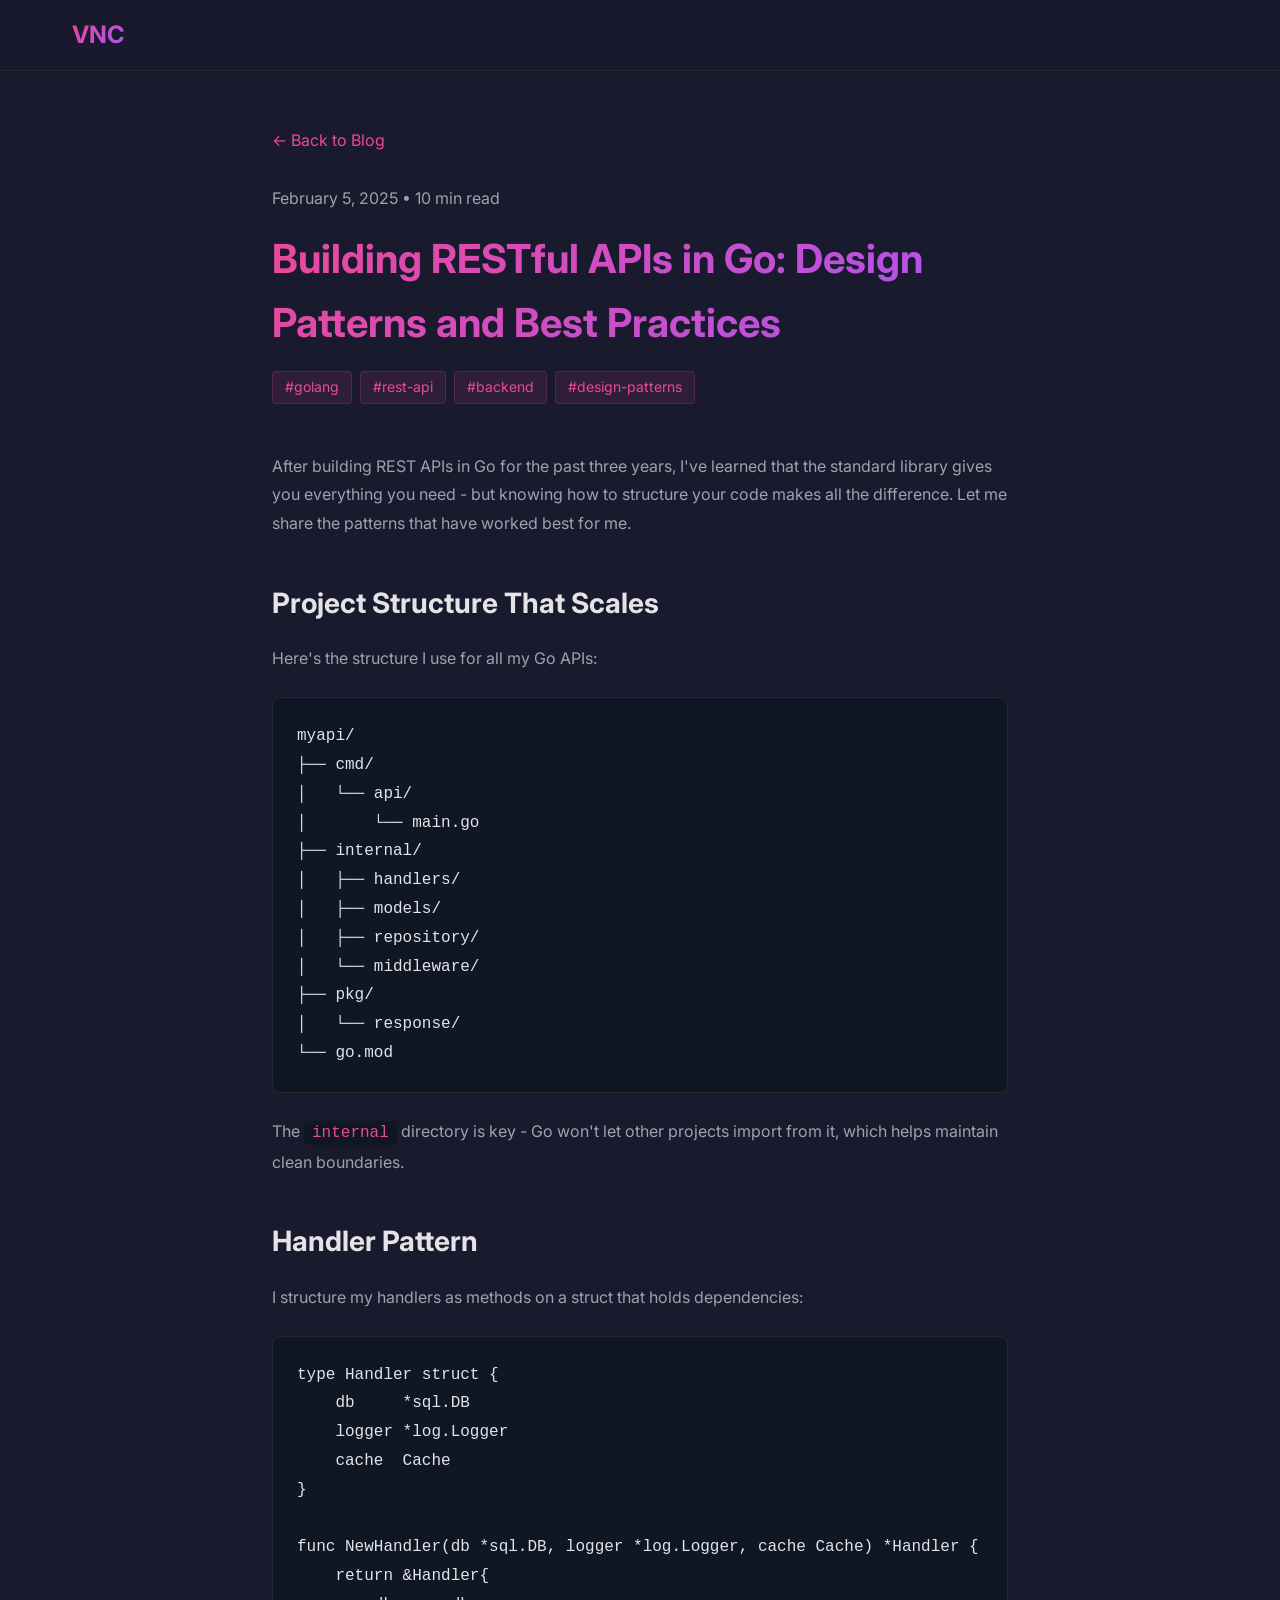
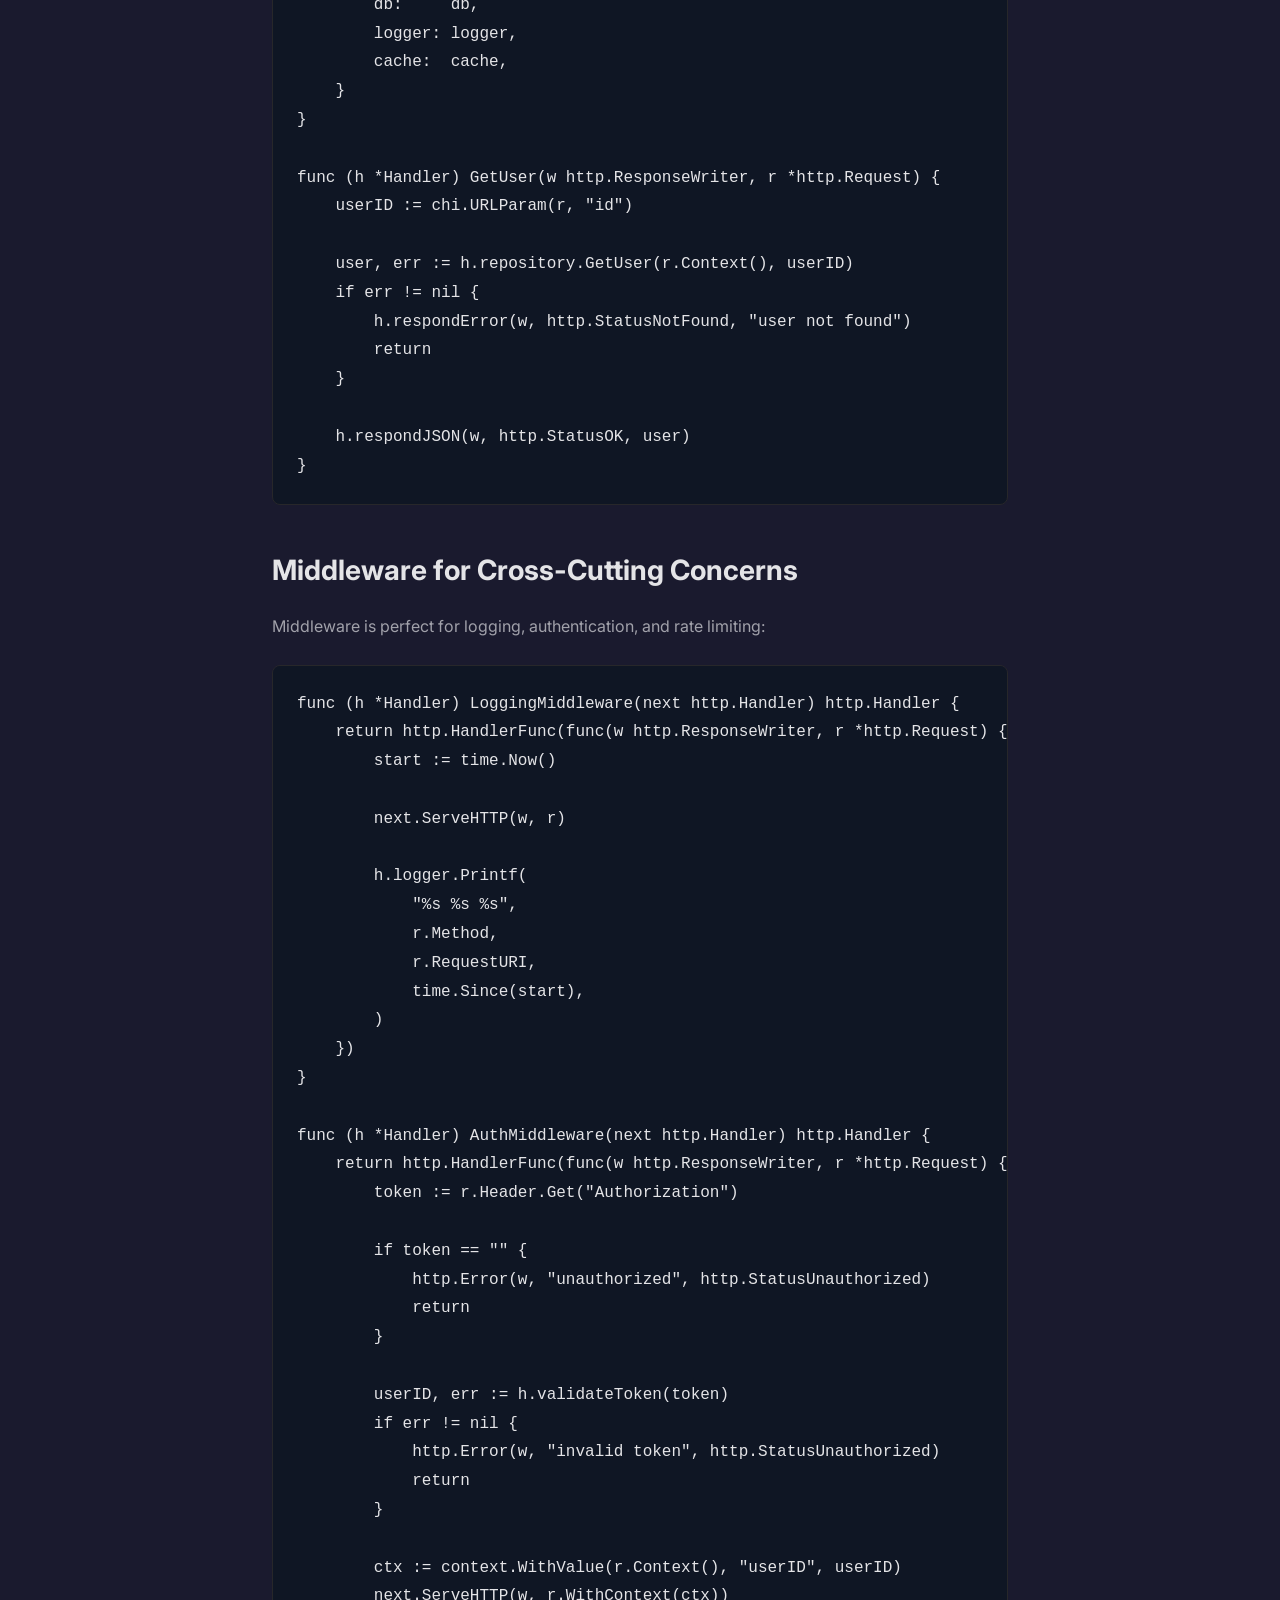
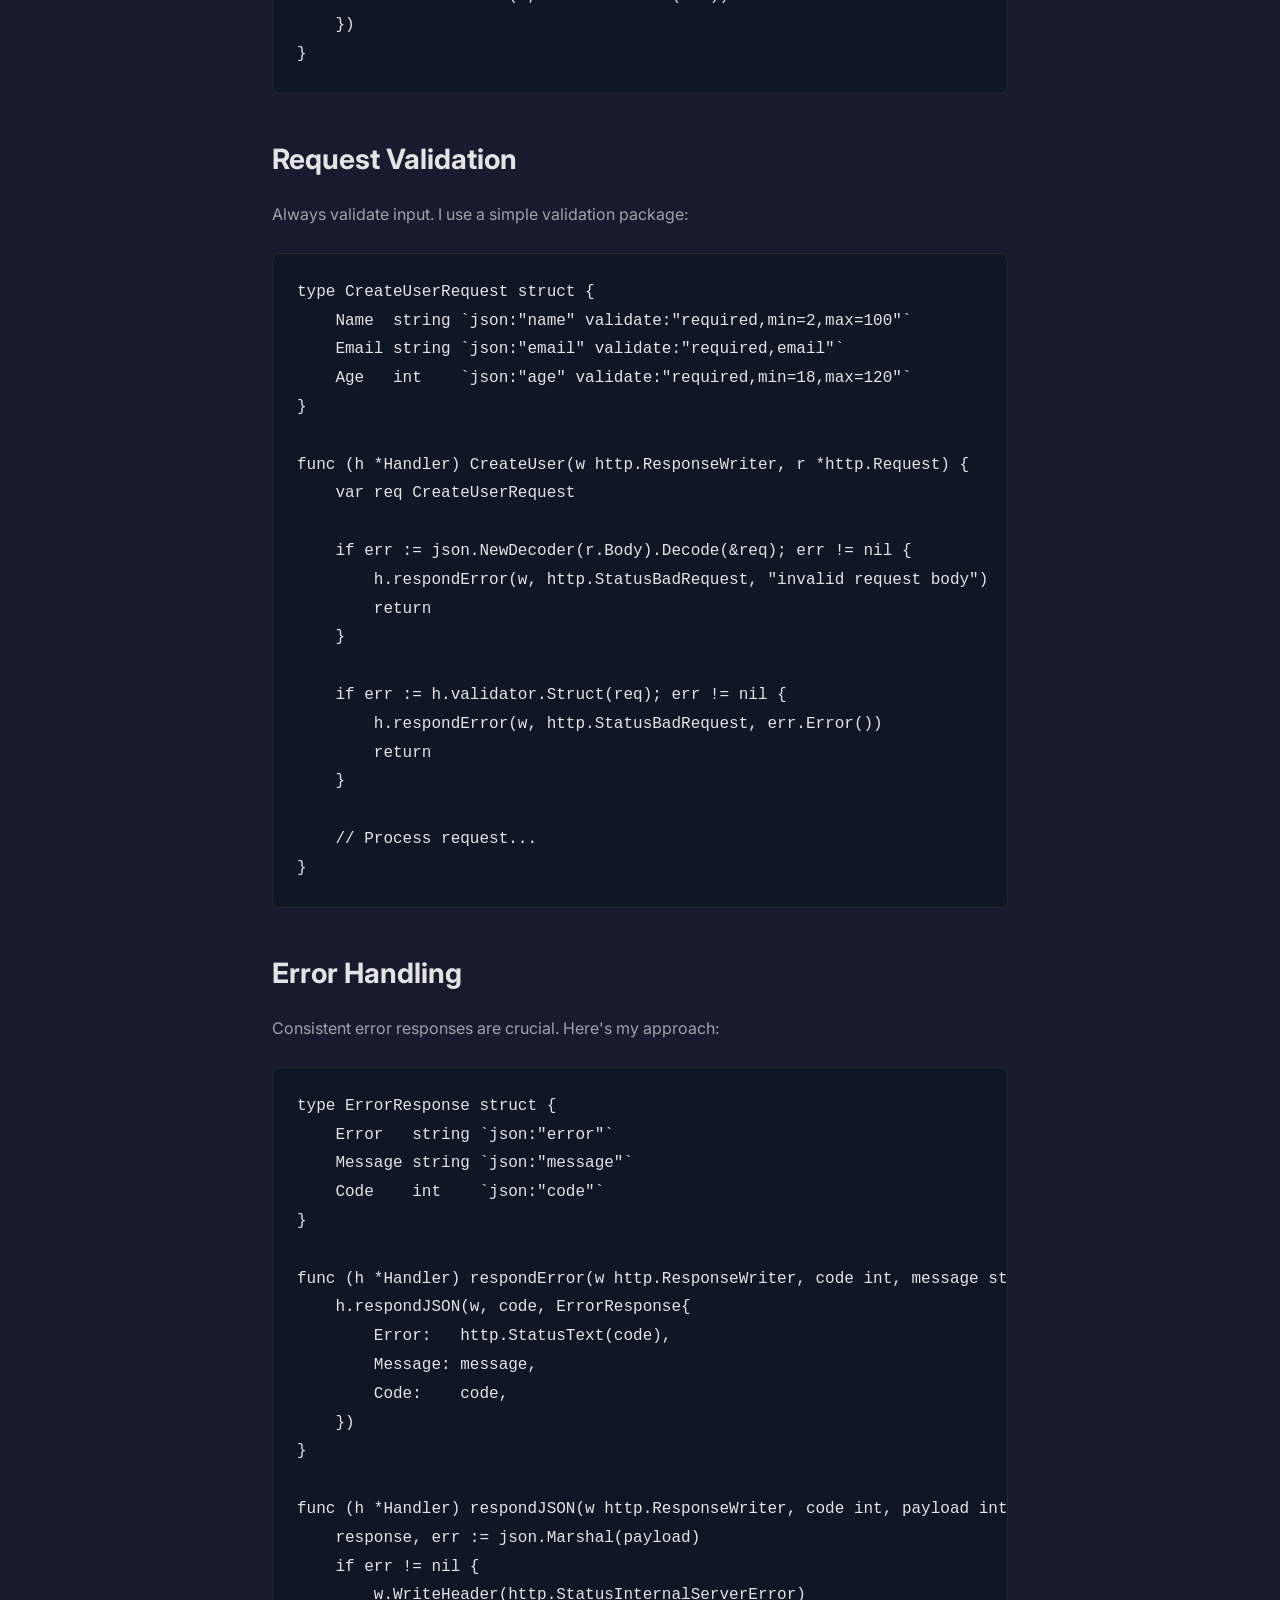
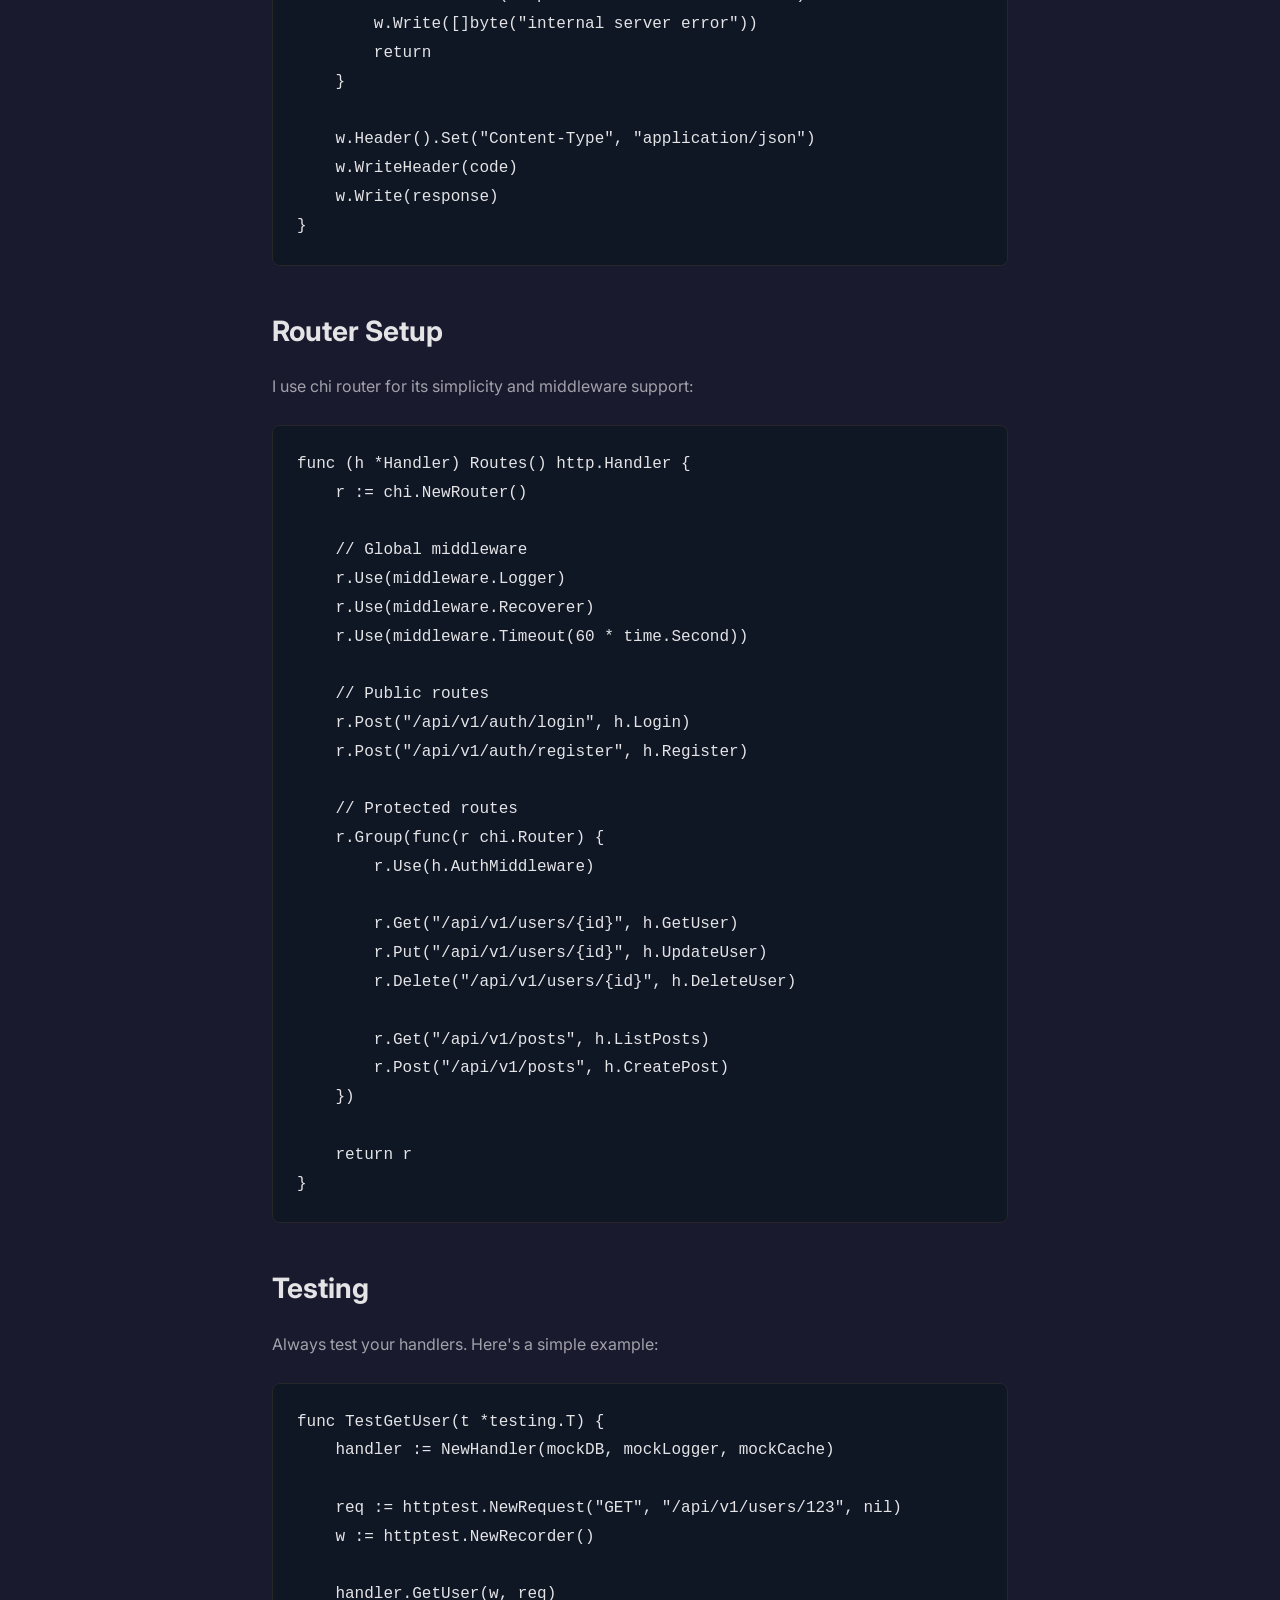
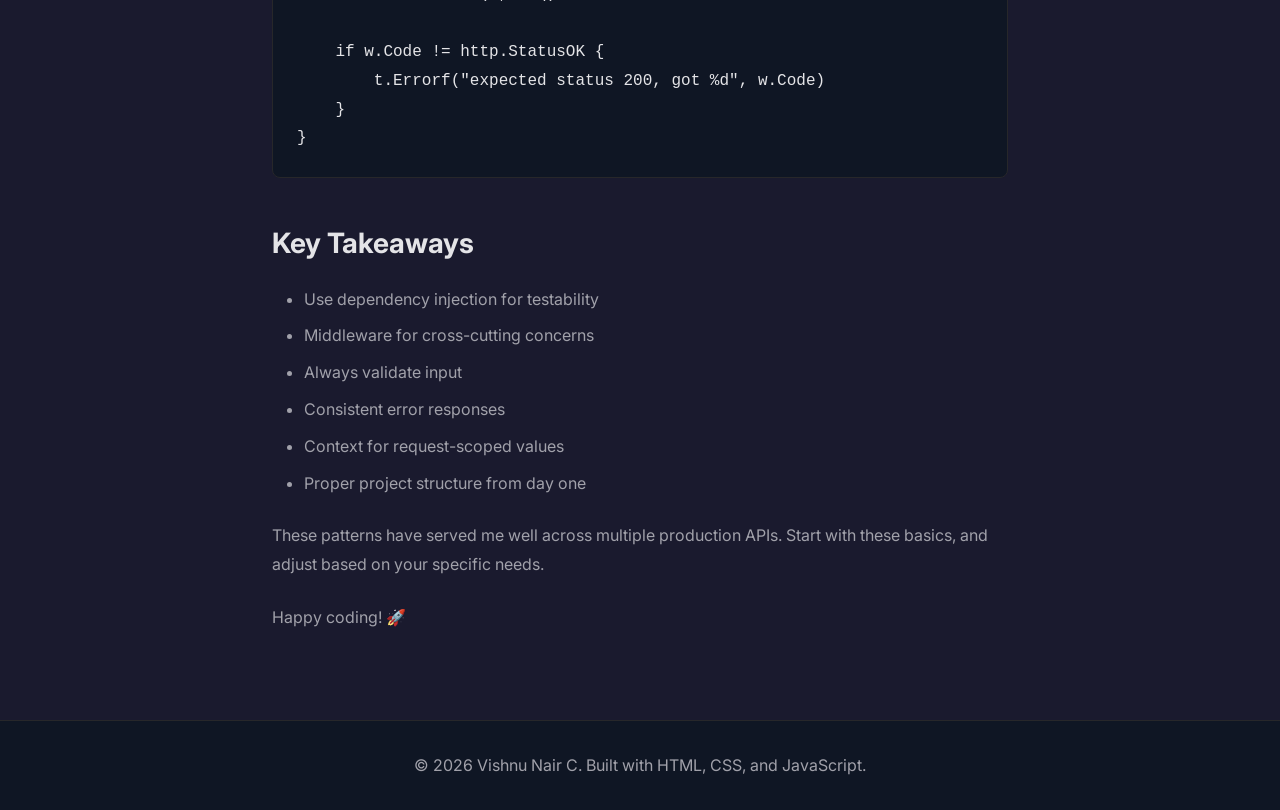
<file: blog/go-rest-api.html>
<!DOCTYPE html>
<html lang="en">
<head>
    <meta charset="UTF-8">
    <meta name="viewport" content="width=device-width, initial-scale=1.0">
    <title>Building RESTful APIs in Go: Design Patterns and Best Practices - Vishnu Nair C</title>
    <link rel="stylesheet" href="../styles.css">
    <link rel="preconnect" href="https://fonts.googleapis.com">
    <link rel="preconnect" href="https://fonts.gstatic.com" crossorigin>
    <link href="https://fonts.googleapis.com/css2?family=Inter:wght@300;400;500;600;700&display=swap" rel="stylesheet">
    <style>
        .blog-post-container {
            max-width: 800px;
            margin: 0 auto;
            padding: 8rem 2rem 4rem;
        }
        .blog-post-header {
            margin-bottom: 3rem;
        }
        .blog-post-meta {
            color: var(--text-secondary);
            margin-bottom: 1rem;
        }
        .blog-post-content {
            line-height: 1.8;
            color: var(--text-secondary);
        }
        .blog-post-content h2 {
            color: var(--text-primary);
            margin-top: 2.5rem;
            margin-bottom: 1rem;
            font-size: 1.75rem;
        }
        .blog-post-content h3 {
            color: var(--text-primary);
            margin-top: 2rem;
            margin-bottom: 0.75rem;
            font-size: 1.35rem;
        }
        .blog-post-content p {
            margin-bottom: 1.5rem;
        }
        .blog-post-content code {
            background: var(--bg-card);
            padding: 0.2rem 0.5rem;
            border-radius: 0.25rem;
            font-family: 'Courier New', monospace;
            color: var(--accent-primary);
        }
        .blog-post-content pre {
            background: var(--bg-card);
            padding: 1.5rem;
            border-radius: 0.5rem;
            overflow-x: auto;
            margin: 1.5rem 0;
            border: 1px solid var(--border-color);
        }
        .blog-post-content pre code {
            background: none;
            padding: 0;
            color: var(--text-primary);
        }
        .blog-post-content ul {
            margin-bottom: 1.5rem;
            padding-left: 2rem;
        }
        .blog-post-content li {
            margin-bottom: 0.5rem;
        }
        .back-link {
            display: inline-block;
            color: var(--accent-primary);
            text-decoration: none;
            margin-bottom: 2rem;
            transition: color 0.3s ease;
        }
        .back-link:hover {
            color: var(--accent-secondary);
        }
    </style>
</head>
<body>
    <nav class="navbar">
        <div class="container">
            <div class="nav-brand">
                <a href="../index.html" style="text-decoration: none;">
                    <span class="logo">VNC</span>
                </a>
            </div>
        </div>
    </nav>

    <article class="blog-post-container">
        <a href="../index.html#blog" class="back-link">← Back to Blog</a>
        
        <header class="blog-post-header">
            <div class="blog-post-meta">February 5, 2025 • 10 min read</div>
            <h1 class="section-title">Building RESTful APIs in Go: Design Patterns and Best Practices</h1>
            <div class="blog-post-tags">
                <span class="blog-tag">#golang</span>
                <span class="blog-tag">#rest-api</span>
                <span class="blog-tag">#backend</span>
                <span class="blog-tag">#design-patterns</span>
            </div>
        </header>

        <div class="blog-post-content">
            <p>After building REST APIs in Go for the past three years, I've learned that the standard library gives you everything you need - but knowing how to structure your code makes all the difference. Let me share the patterns that have worked best for me.</p>

            <h2>Project Structure That Scales</h2>

            <p>Here's the structure I use for all my Go APIs:</p>

            <pre><code>myapi/
├── cmd/
│   └── api/
│       └── main.go
├── internal/
│   ├── handlers/
│   ├── models/
│   ├── repository/
│   └── middleware/
├── pkg/
│   └── response/
└── go.mod</code></pre>

            <p>The <code>internal</code> directory is key - Go won't let other projects import from it, which helps maintain clean boundaries.</p>

            <h2>Handler Pattern</h2>

            <p>I structure my handlers as methods on a struct that holds dependencies:</p>

            <pre><code>type Handler struct {
    db     *sql.DB
    logger *log.Logger
    cache  Cache
}

func NewHandler(db *sql.DB, logger *log.Logger, cache Cache) *Handler {
    return &Handler{
        db:     db,
        logger: logger,
        cache:  cache,
    }
}

func (h *Handler) GetUser(w http.ResponseWriter, r *http.Request) {
    userID := chi.URLParam(r, "id")
    
    user, err := h.repository.GetUser(r.Context(), userID)
    if err != nil {
        h.respondError(w, http.StatusNotFound, "user not found")
        return
    }
    
    h.respondJSON(w, http.StatusOK, user)
}</code></pre>

            <h2>Middleware for Cross-Cutting Concerns</h2>

            <p>Middleware is perfect for logging, authentication, and rate limiting:</p>

            <pre><code>func (h *Handler) LoggingMiddleware(next http.Handler) http.Handler {
    return http.HandlerFunc(func(w http.ResponseWriter, r *http.Request) {
        start := time.Now()
        
        next.ServeHTTP(w, r)
        
        h.logger.Printf(
            "%s %s %s",
            r.Method,
            r.RequestURI,
            time.Since(start),
        )
    })
}

func (h *Handler) AuthMiddleware(next http.Handler) http.Handler {
    return http.HandlerFunc(func(w http.ResponseWriter, r *http.Request) {
        token := r.Header.Get("Authorization")
        
        if token == "" {
            http.Error(w, "unauthorized", http.StatusUnauthorized)
            return
        }
        
        userID, err := h.validateToken(token)
        if err != nil {
            http.Error(w, "invalid token", http.StatusUnauthorized)
            return
        }
        
        ctx := context.WithValue(r.Context(), "userID", userID)
        next.ServeHTTP(w, r.WithContext(ctx))
    })
}</code></pre>

            <h2>Request Validation</h2>

            <p>Always validate input. I use a simple validation package:</p>

            <pre><code>type CreateUserRequest struct {
    Name  string `json:"name" validate:"required,min=2,max=100"`
    Email string `json:"email" validate:"required,email"`
    Age   int    `json:"age" validate:"required,min=18,max=120"`
}

func (h *Handler) CreateUser(w http.ResponseWriter, r *http.Request) {
    var req CreateUserRequest
    
    if err := json.NewDecoder(r.Body).Decode(&req); err != nil {
        h.respondError(w, http.StatusBadRequest, "invalid request body")
        return
    }
    
    if err := h.validator.Struct(req); err != nil {
        h.respondError(w, http.StatusBadRequest, err.Error())
        return
    }
    
    // Process request...
}</code></pre>

            <h2>Error Handling</h2>

            <p>Consistent error responses are crucial. Here's my approach:</p>

            <pre><code>type ErrorResponse struct {
    Error   string `json:"error"`
    Message string `json:"message"`
    Code    int    `json:"code"`
}

func (h *Handler) respondError(w http.ResponseWriter, code int, message string) {
    h.respondJSON(w, code, ErrorResponse{
        Error:   http.StatusText(code),
        Message: message,
        Code:    code,
    })
}

func (h *Handler) respondJSON(w http.ResponseWriter, code int, payload interface{}) {
    response, err := json.Marshal(payload)
    if err != nil {
        w.WriteHeader(http.StatusInternalServerError)
        w.Write([]byte("internal server error"))
        return
    }
    
    w.Header().Set("Content-Type", "application/json")
    w.WriteHeader(code)
    w.Write(response)
}</code></pre>

            <h2>Router Setup</h2>

            <p>I use chi router for its simplicity and middleware support:</p>

            <pre><code>func (h *Handler) Routes() http.Handler {
    r := chi.NewRouter()
    
    // Global middleware
    r.Use(middleware.Logger)
    r.Use(middleware.Recoverer)
    r.Use(middleware.Timeout(60 * time.Second))
    
    // Public routes
    r.Post("/api/v1/auth/login", h.Login)
    r.Post("/api/v1/auth/register", h.Register)
    
    // Protected routes
    r.Group(func(r chi.Router) {
        r.Use(h.AuthMiddleware)
        
        r.Get("/api/v1/users/{id}", h.GetUser)
        r.Put("/api/v1/users/{id}", h.UpdateUser)
        r.Delete("/api/v1/users/{id}", h.DeleteUser)
        
        r.Get("/api/v1/posts", h.ListPosts)
        r.Post("/api/v1/posts", h.CreatePost)
    })
    
    return r
}</code></pre>

            <h2>Testing</h2>

            <p>Always test your handlers. Here's a simple example:</p>

            <pre><code>func TestGetUser(t *testing.T) {
    handler := NewHandler(mockDB, mockLogger, mockCache)
    
    req := httptest.NewRequest("GET", "/api/v1/users/123", nil)
    w := httptest.NewRecorder()
    
    handler.GetUser(w, req)
    
    if w.Code != http.StatusOK {
        t.Errorf("expected status 200, got %d", w.Code)
    }
}</code></pre>

            <h2>Key Takeaways</h2>

            <ul>
                <li>Use dependency injection for testability</li>
                <li>Middleware for cross-cutting concerns</li>
                <li>Always validate input</li>
                <li>Consistent error responses</li>
                <li>Context for request-scoped values</li>
                <li>Proper project structure from day one</li>
            </ul>

            <p>These patterns have served me well across multiple production APIs. Start with these basics, and adjust based on your specific needs.</p>

            <p>Happy coding! 🚀</p>
        </div>
    </article>

    <footer class="footer">
        <div class="container">
            <p>&copy; 2026 Vishnu Nair C. Built with HTML, CSS, and JavaScript.</p>
        </div>
    </footer>
</body>
</html>
</file>
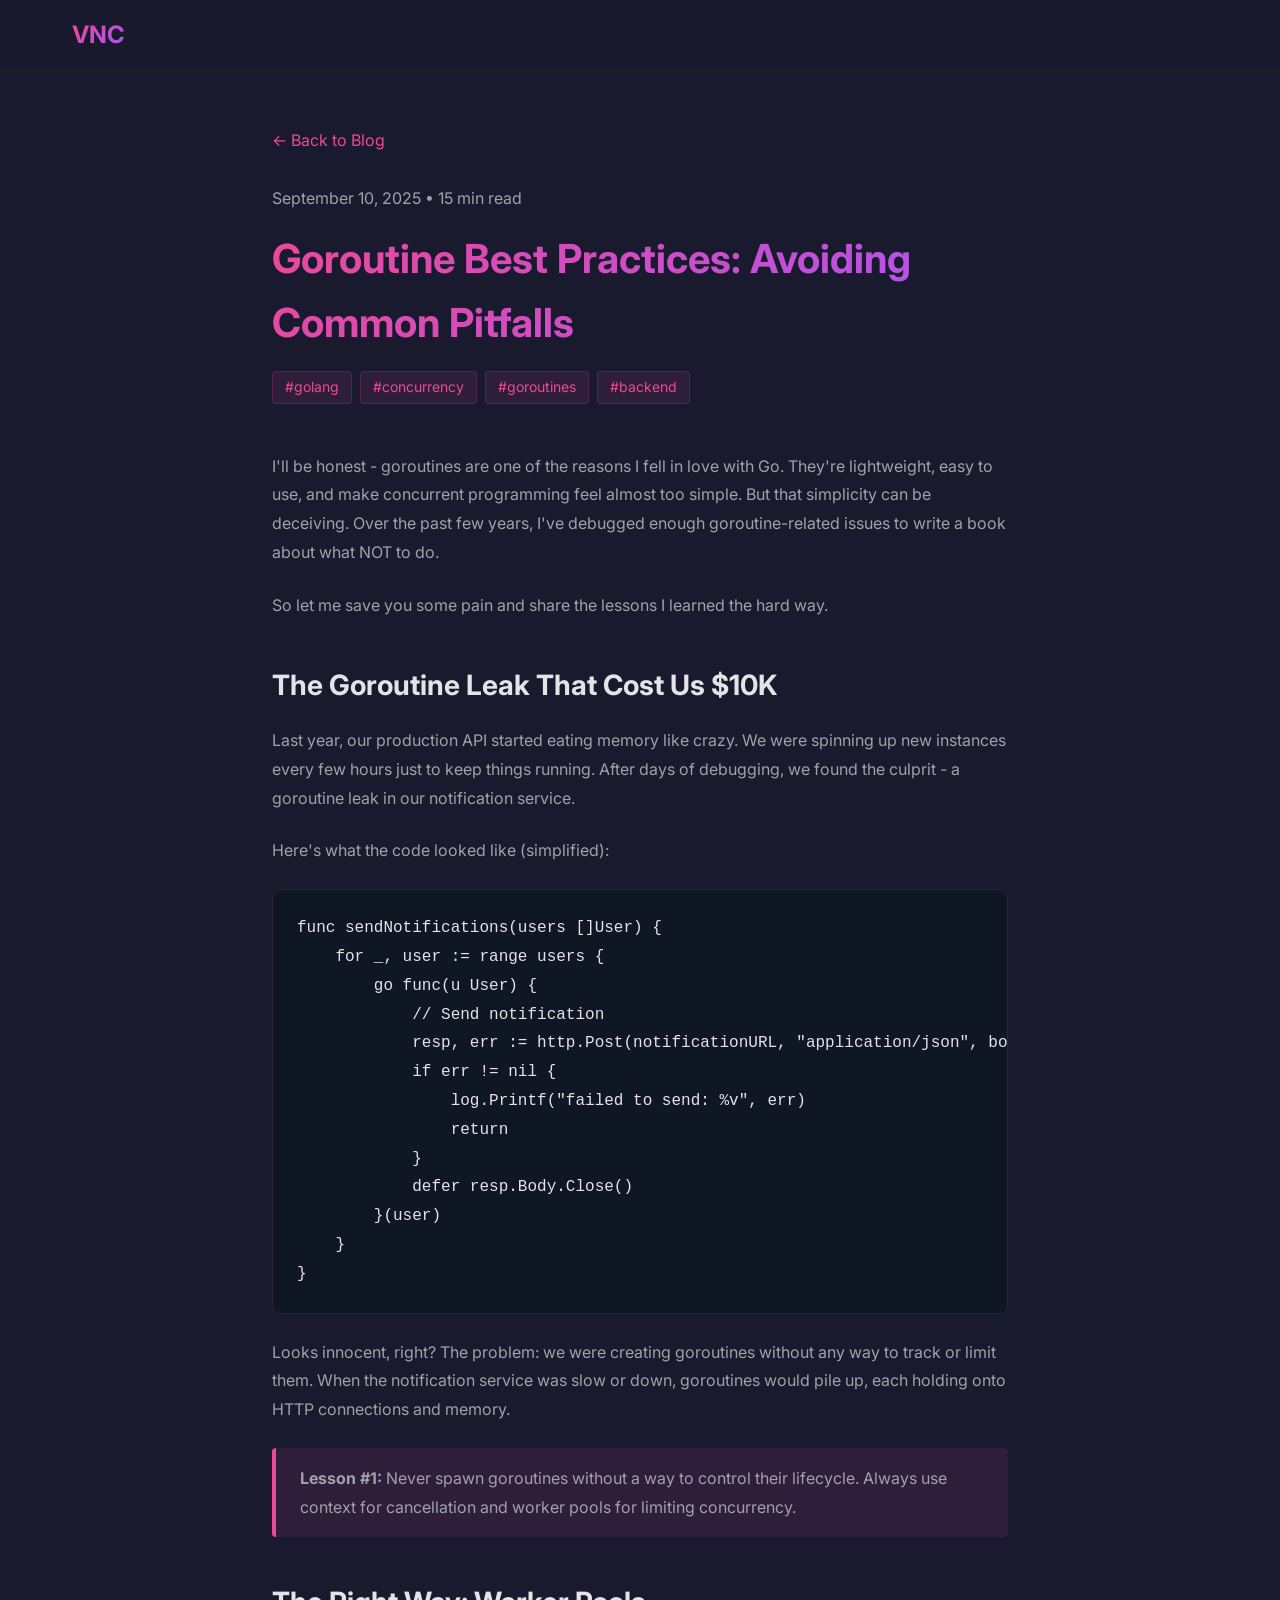
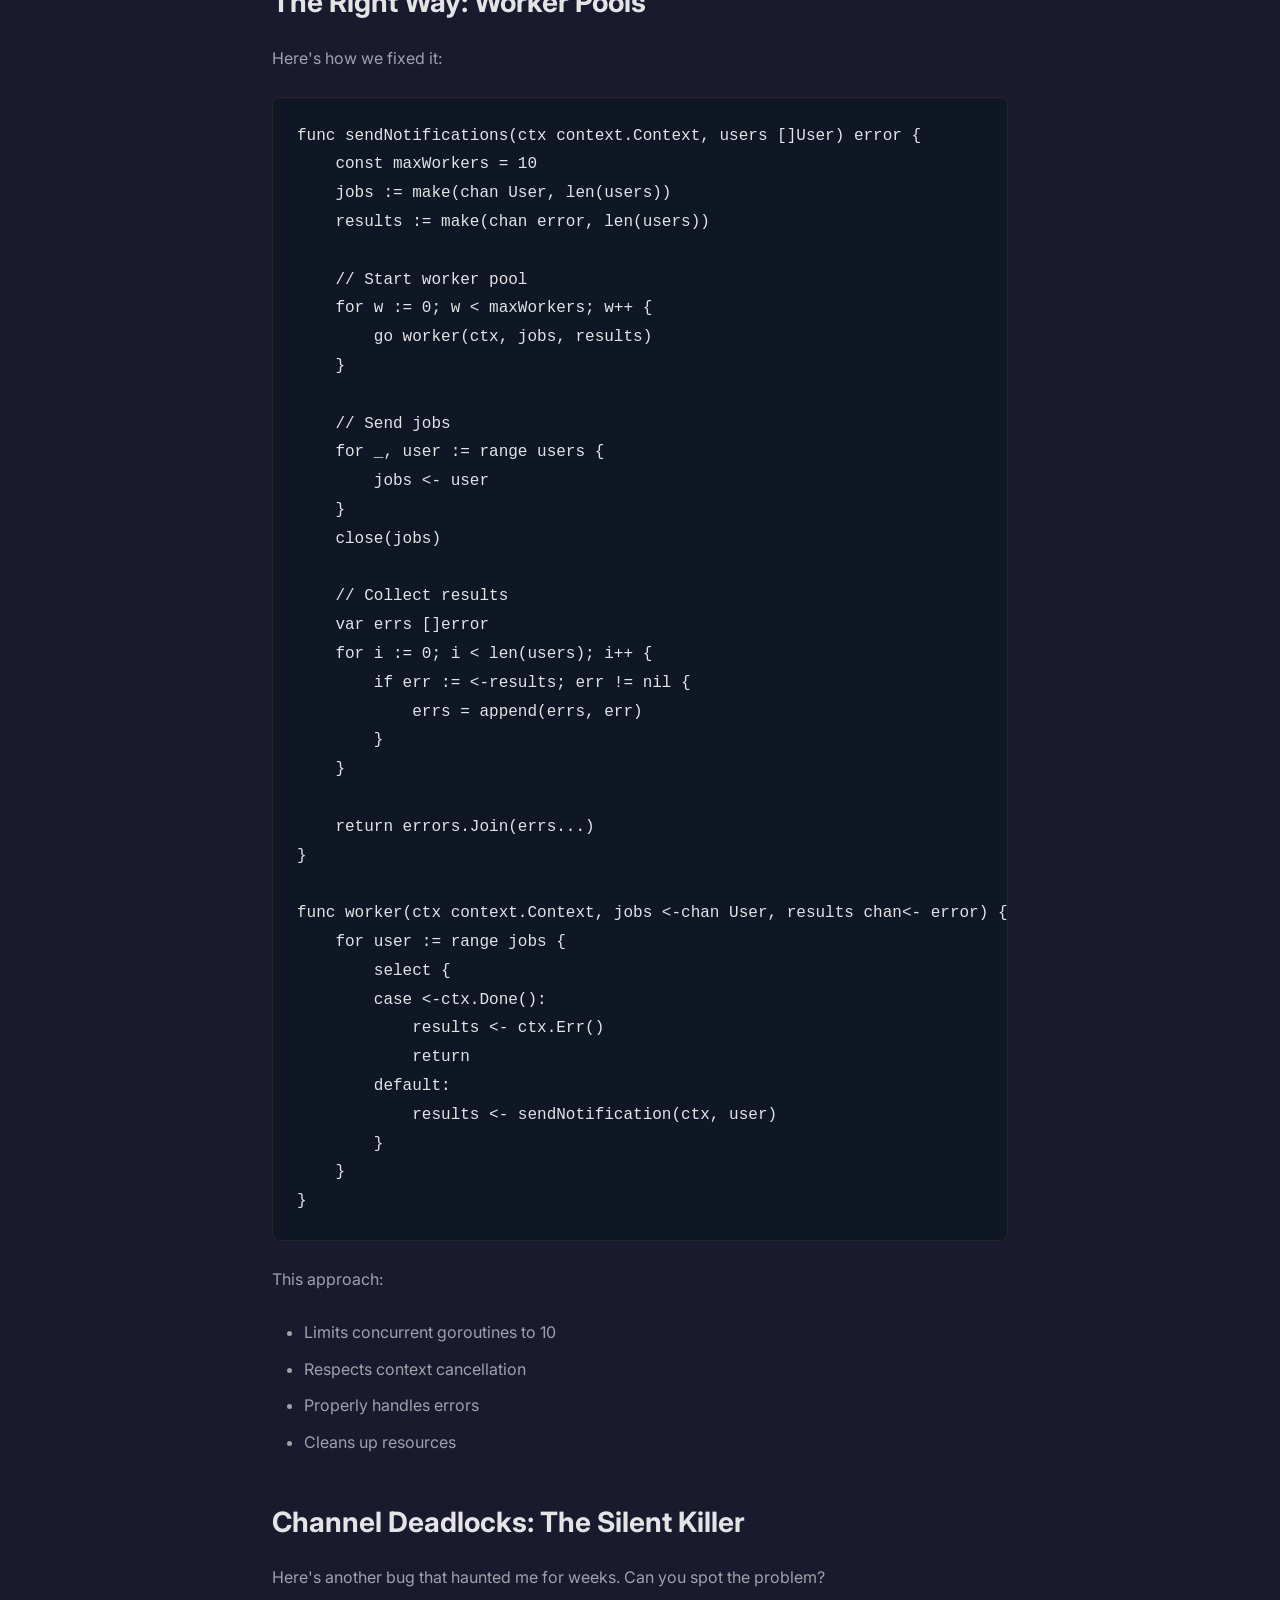
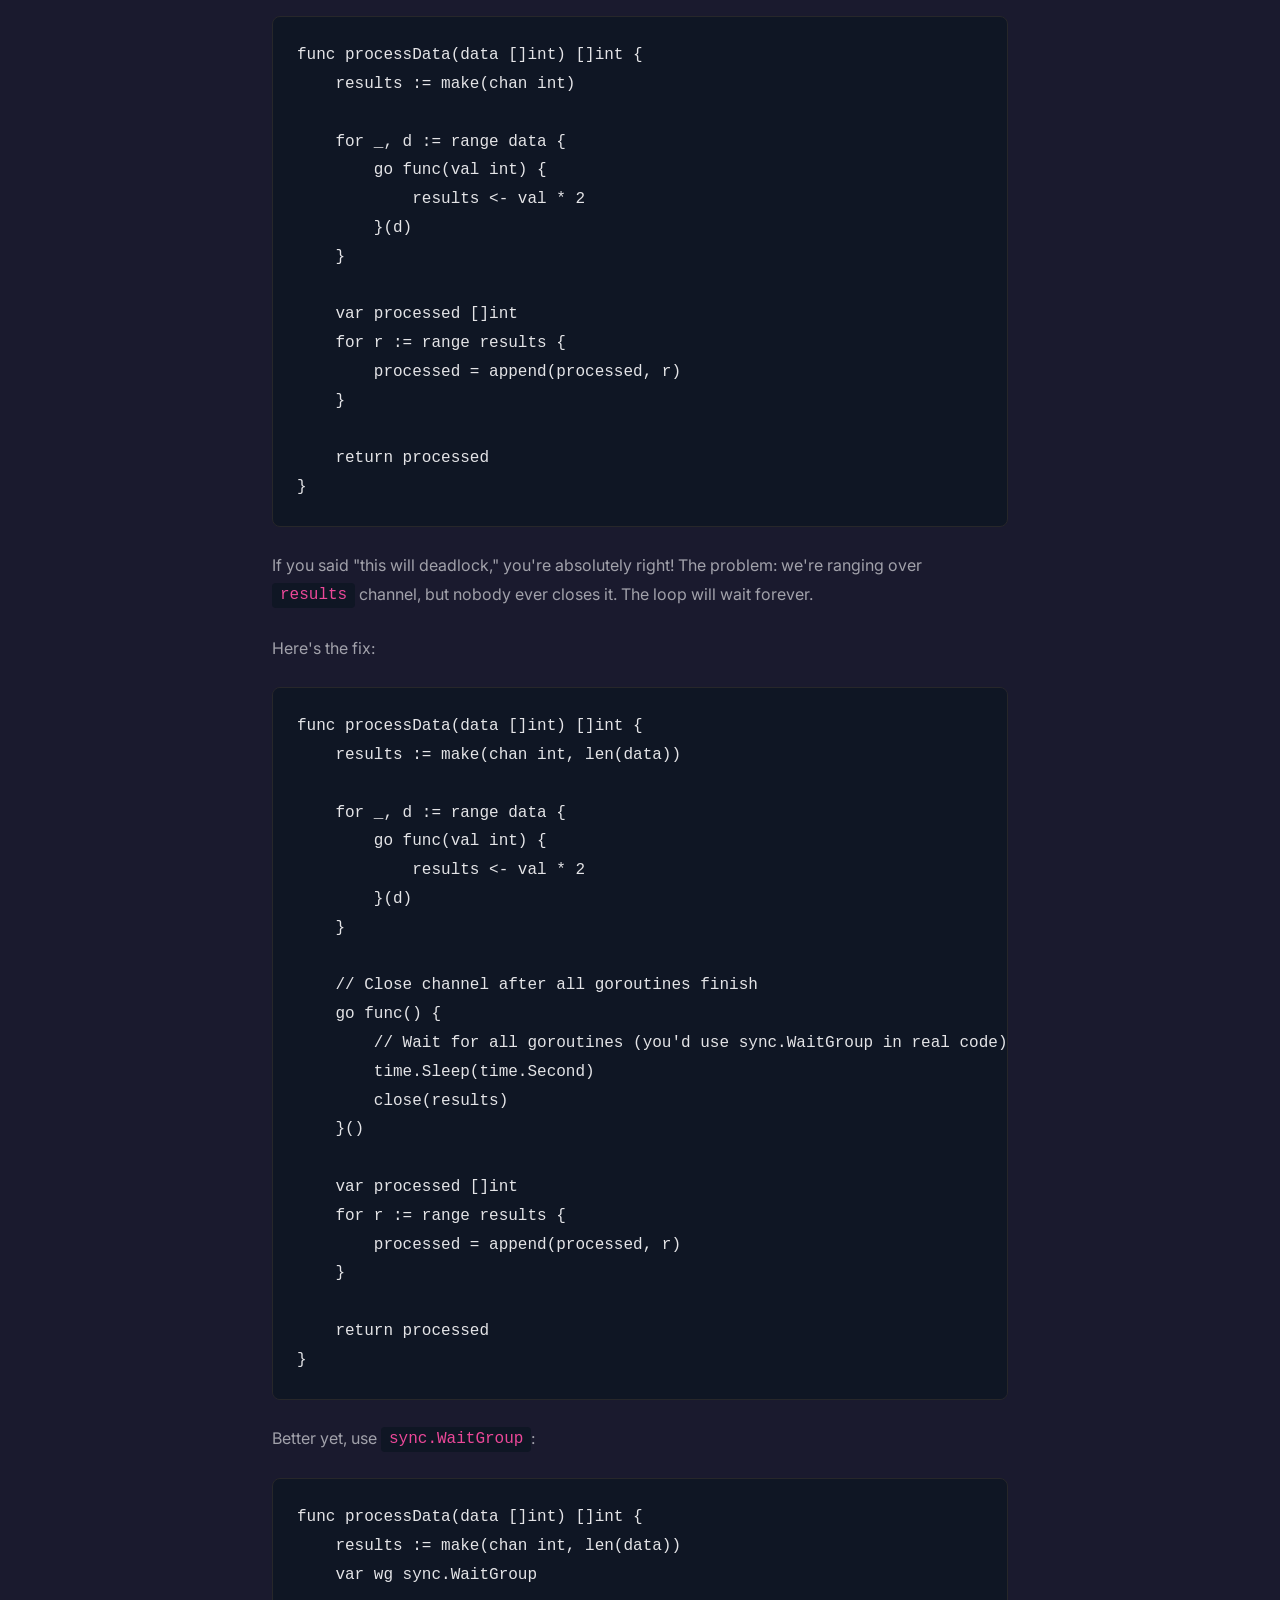
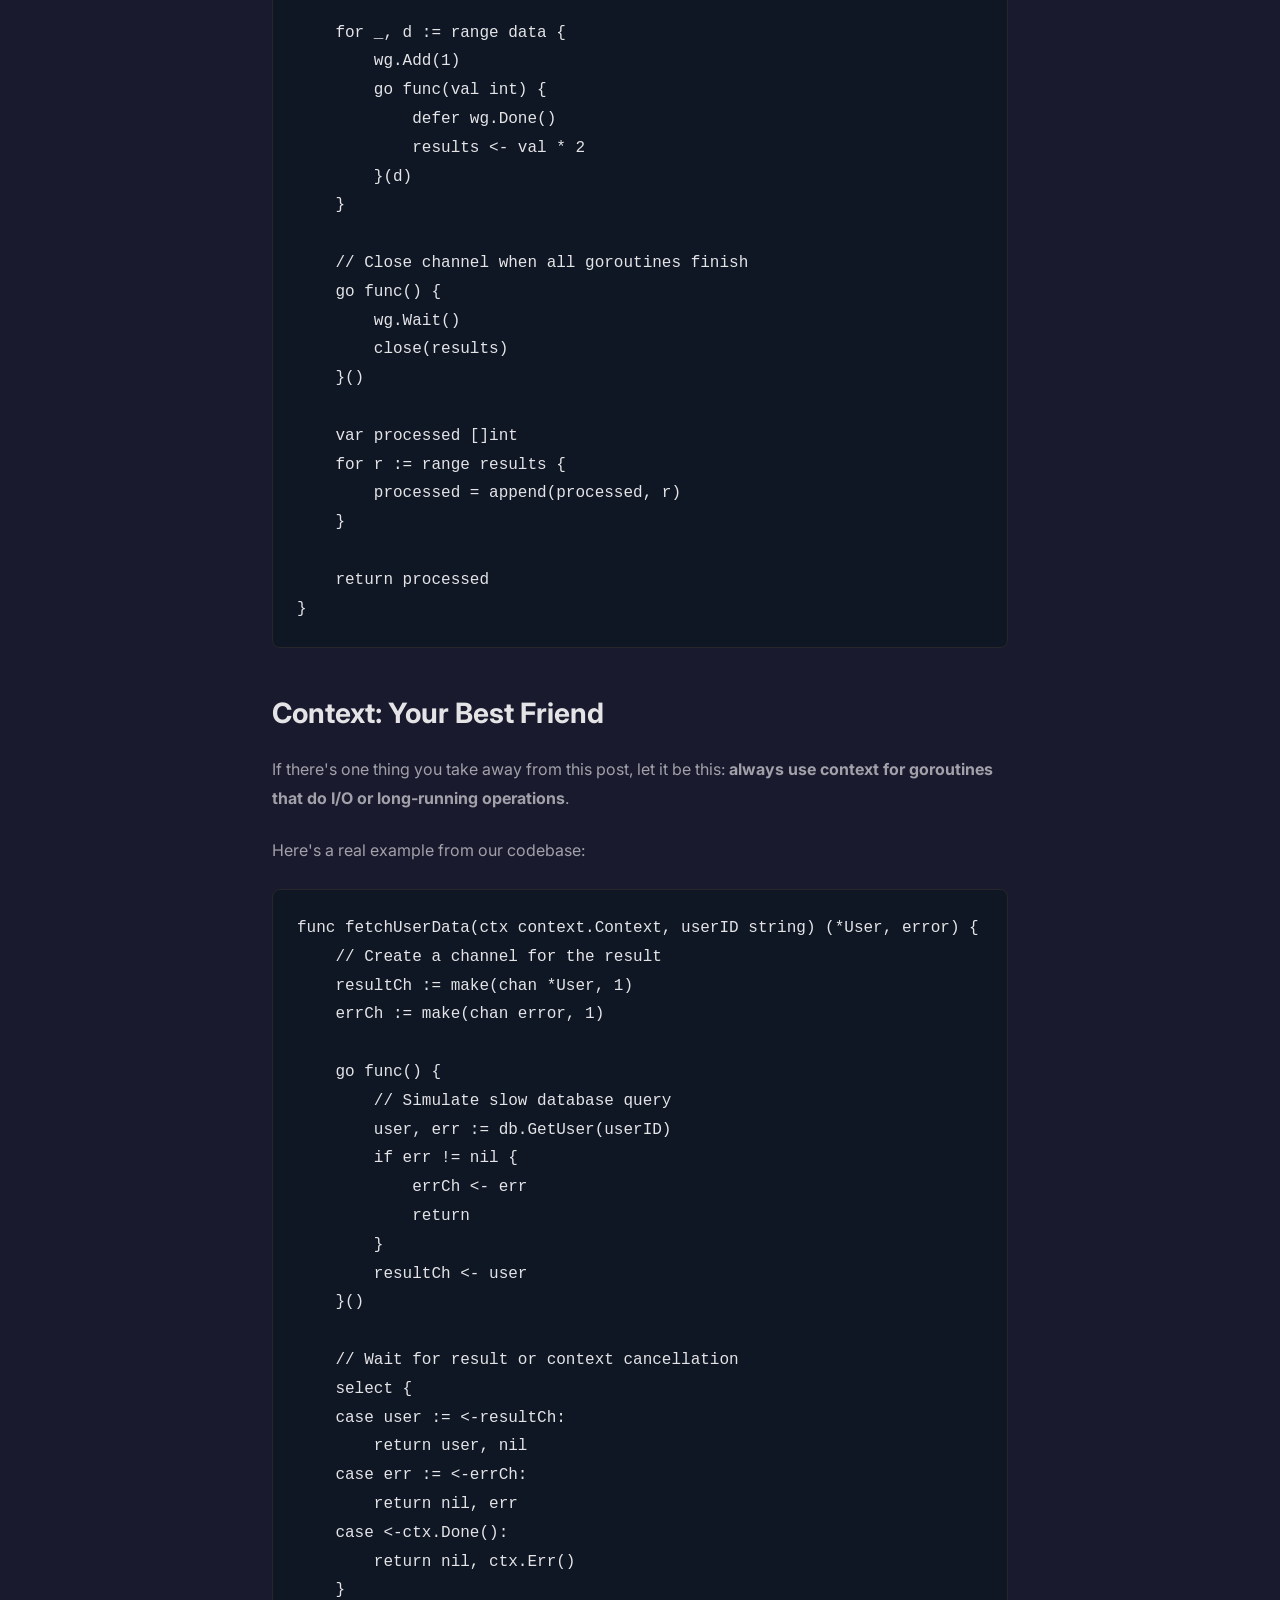
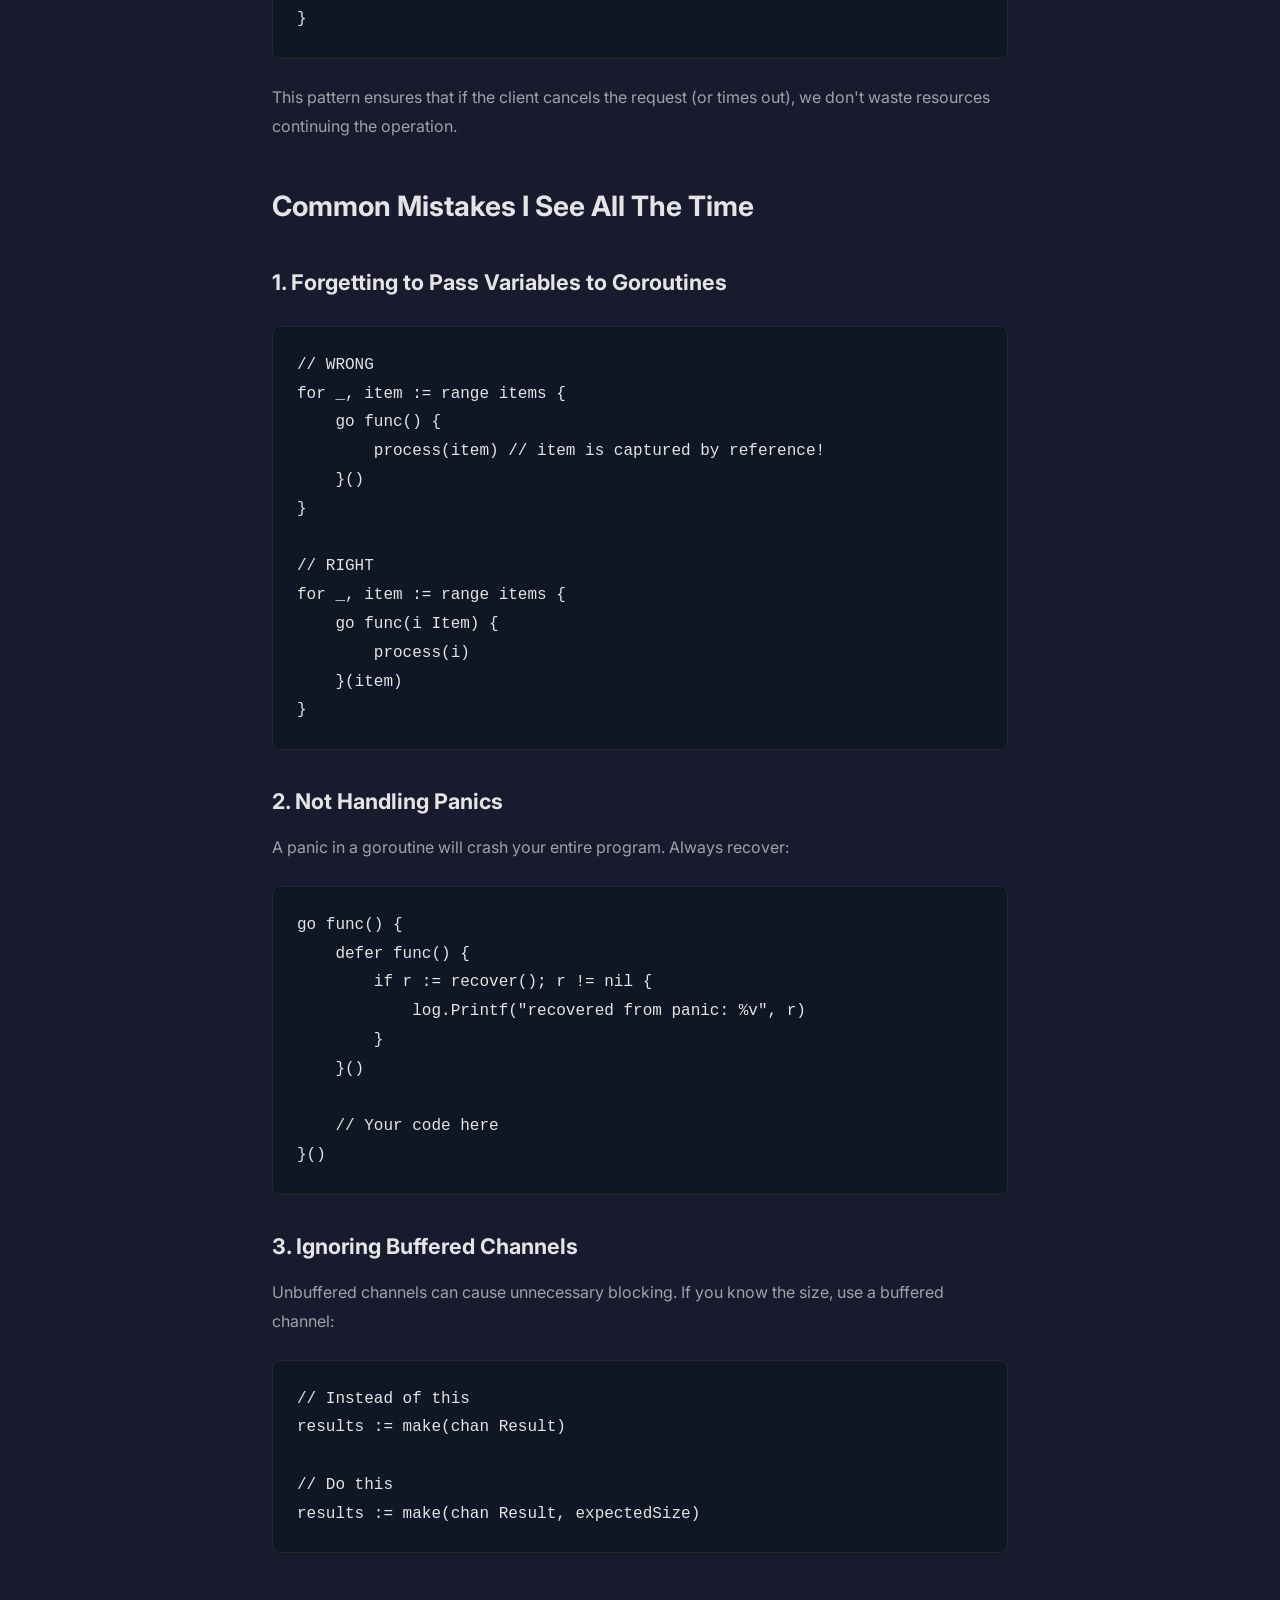
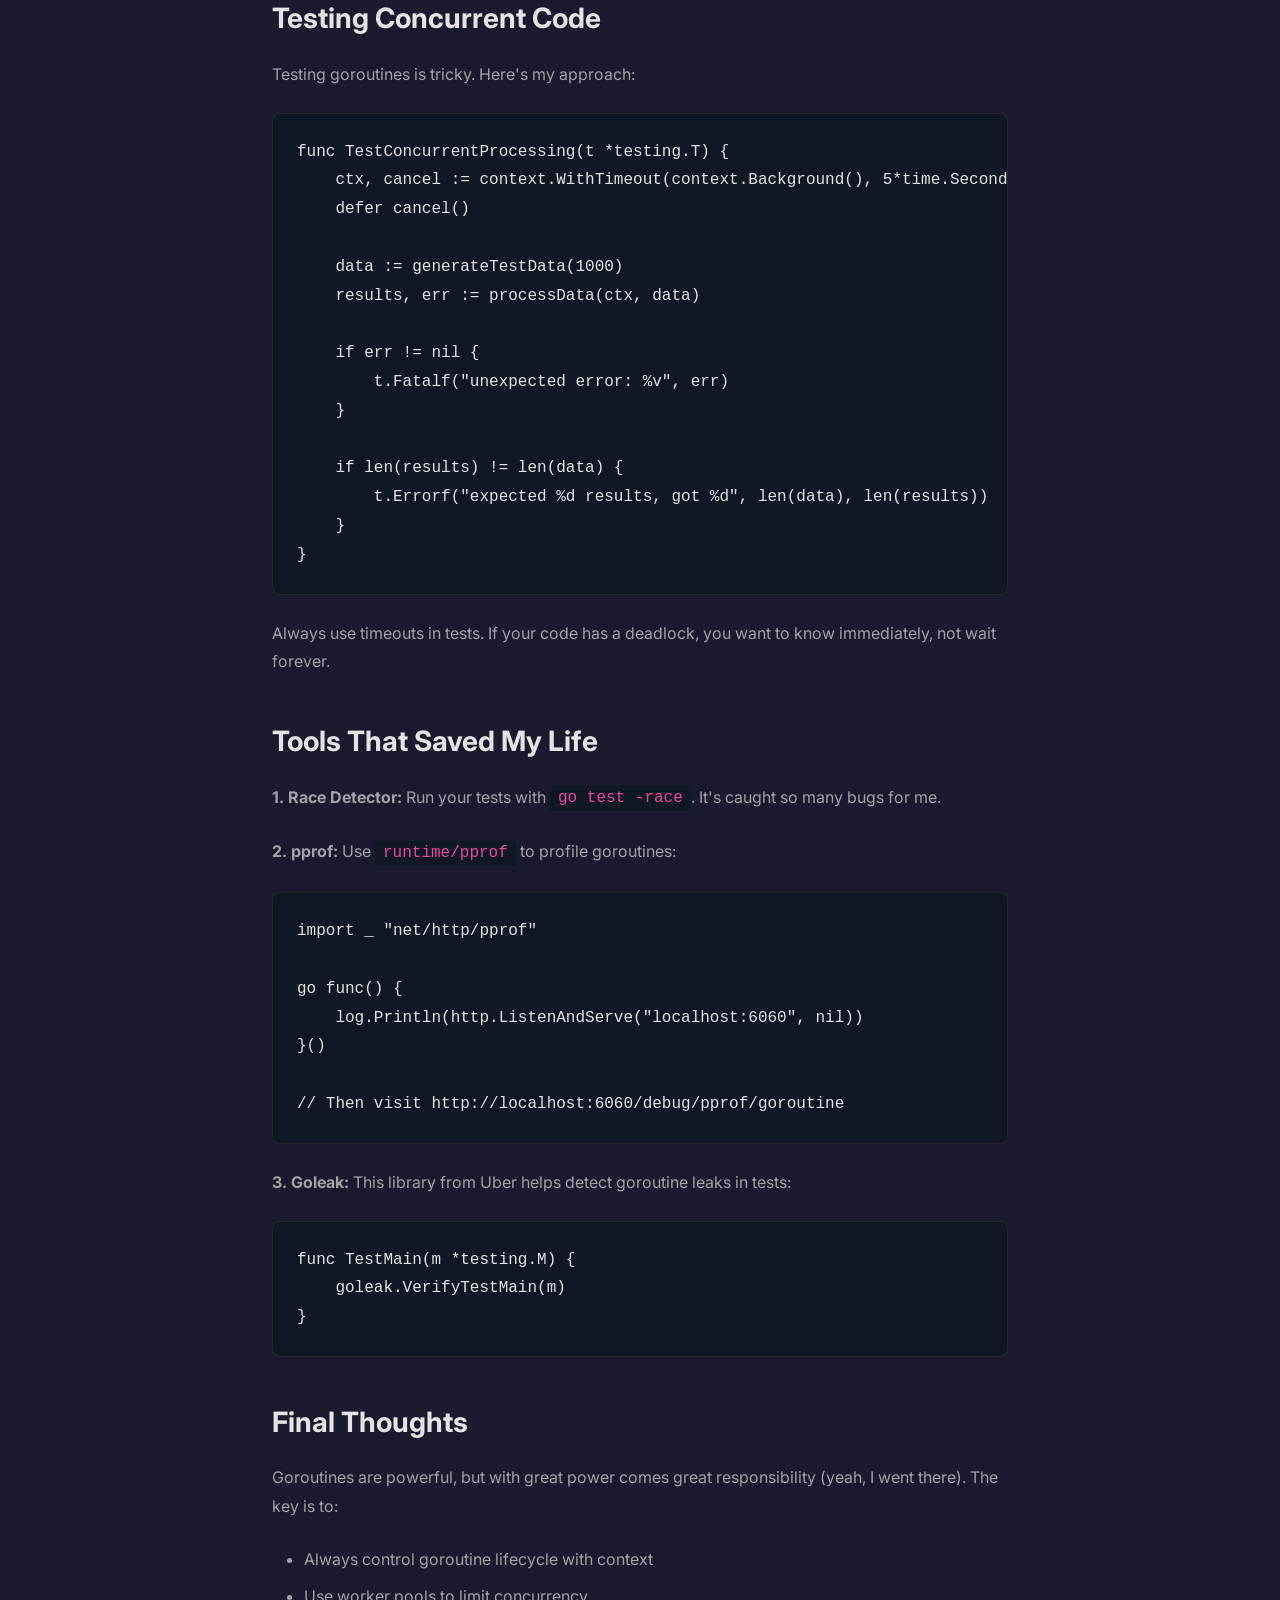
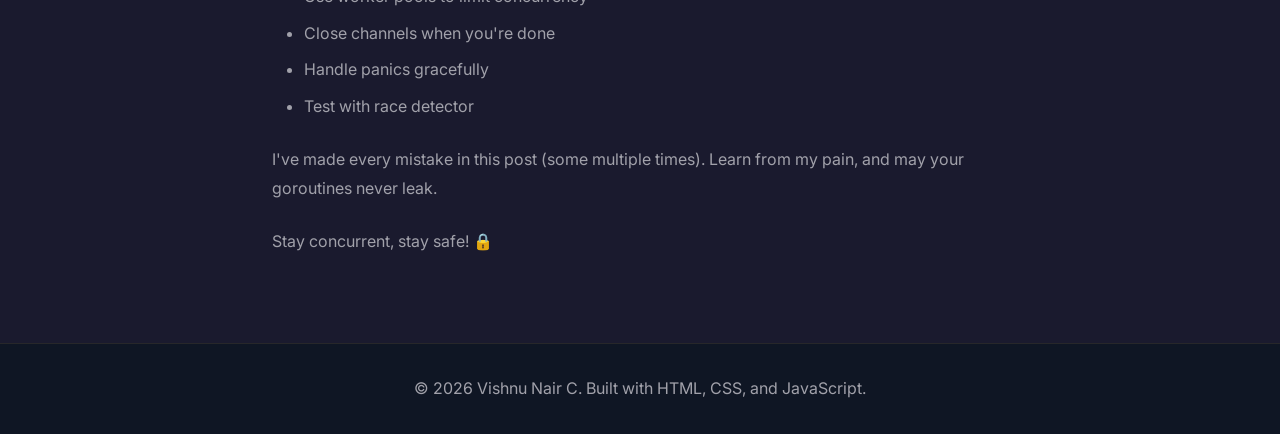
<file: blog/goroutine-best-practices.html>
<!DOCTYPE html>
<html lang="en">
<head>
    <meta charset="UTF-8">
    <meta name="viewport" content="width=device-width, initial-scale=1.0">
    <title>Goroutine Best Practices: Avoiding Common Pitfalls - Vishnu Nair C</title>
    <link rel="stylesheet" href="../styles.css">
    <link rel="preconnect" href="https://fonts.googleapis.com">
    <link rel="preconnect" href="https://fonts.gstatic.com" crossorigin>
    <link href="https://fonts.googleapis.com/css2?family=Inter:wght@300;400;500;600;700&display=swap" rel="stylesheet">
    <style>
        .blog-post-container {
            max-width: 800px;
            margin: 0 auto;
            padding: 8rem 2rem 4rem;
        }
        .blog-post-header {
            margin-bottom: 3rem;
        }
        .blog-post-meta {
            color: var(--text-secondary);
            margin-bottom: 1rem;
        }
        .blog-post-content {
            line-height: 1.8;
            color: var(--text-secondary);
        }
        .blog-post-content h2 {
            color: var(--text-primary);
            margin-top: 2.5rem;
            margin-bottom: 1rem;
            font-size: 1.75rem;
        }
        .blog-post-content h3 {
            color: var(--text-primary);
            margin-top: 2rem;
            margin-bottom: 0.75rem;
            font-size: 1.35rem;
        }
        .blog-post-content p {
            margin-bottom: 1.5rem;
        }
        .blog-post-content code {
            background: var(--bg-card);
            padding: 0.2rem 0.5rem;
            border-radius: 0.25rem;
            font-family: 'Courier New', monospace;
            color: var(--accent-primary);
        }
        .blog-post-content pre {
            background: var(--bg-card);
            padding: 1.5rem;
            border-radius: 0.5rem;
            overflow-x: auto;
            margin: 1.5rem 0;
            border: 1px solid var(--border-color);
        }
        .blog-post-content pre code {
            background: none;
            padding: 0;
            color: var(--text-primary);
        }
        .blog-post-content ul, .blog-post-content ol {
            margin-bottom: 1.5rem;
            padding-left: 2rem;
        }
        .blog-post-content li {
            margin-bottom: 0.5rem;
        }
        .back-link {
            display: inline-block;
            color: var(--accent-primary);
            text-decoration: none;
            margin-bottom: 2rem;
            transition: color 0.3s ease;
        }
        .back-link:hover {
            color: var(--accent-secondary);
        }
        .warning-box {
            background: rgba(236, 72, 153, 0.1);
            border-left: 4px solid var(--accent-primary);
            padding: 1rem 1.5rem;
            margin: 1.5rem 0;
            border-radius: 0.25rem;
        }
    </style>
</head>
<body>
    <nav class="navbar">
        <div class="container">
            <div class="nav-brand">
                <a href="../index.html" style="text-decoration: none;">
                    <span class="logo">VNC</span>
                </a>
            </div>
        </div>
    </nav>

    <article class="blog-post-container">
        <a href="../index.html#blog" class="back-link">← Back to Blog</a>
        
        <header class="blog-post-header">
            <div class="blog-post-meta">September 10, 2025 • 15 min read</div>
            <h1 class="section-title">Goroutine Best Practices: Avoiding Common Pitfalls</h1>
            <div class="blog-post-tags">
                <span class="blog-tag">#golang</span>
                <span class="blog-tag">#concurrency</span>
                <span class="blog-tag">#goroutines</span>
                <span class="blog-tag">#backend</span>
            </div>
        </header>

        <div class="blog-post-content">
            <p>I'll be honest - goroutines are one of the reasons I fell in love with Go. They're lightweight, easy to use, and make concurrent programming feel almost too simple. But that simplicity can be deceiving. Over the past few years, I've debugged enough goroutine-related issues to write a book about what NOT to do.</p>

            <p>So let me save you some pain and share the lessons I learned the hard way.</p>

            <h2>The Goroutine Leak That Cost Us $10K</h2>

            <p>Last year, our production API started eating memory like crazy. We were spinning up new instances every few hours just to keep things running. After days of debugging, we found the culprit - a goroutine leak in our notification service.</p>

            <p>Here's what the code looked like (simplified):</p>

            <pre><code>func sendNotifications(users []User) {
    for _, user := range users {
        go func(u User) {
            // Send notification
            resp, err := http.Post(notificationURL, "application/json", body)
            if err != nil {
                log.Printf("failed to send: %v", err)
                return
            }
            defer resp.Body.Close()
        }(user)
    }
}</code></pre>

            <p>Looks innocent, right? The problem: we were creating goroutines without any way to track or limit them. When the notification service was slow or down, goroutines would pile up, each holding onto HTTP connections and memory.</p>

            <div class="warning-box">
                <strong>Lesson #1:</strong> Never spawn goroutines without a way to control their lifecycle. Always use context for cancellation and worker pools for limiting concurrency.
            </div>

            <h2>The Right Way: Worker Pools</h2>

            <p>Here's how we fixed it:</p>

            <pre><code>func sendNotifications(ctx context.Context, users []User) error {
    const maxWorkers = 10
    jobs := make(chan User, len(users))
    results := make(chan error, len(users))
    
    // Start worker pool
    for w := 0; w < maxWorkers; w++ {
        go worker(ctx, jobs, results)
    }
    
    // Send jobs
    for _, user := range users {
        jobs <- user
    }
    close(jobs)
    
    // Collect results
    var errs []error
    for i := 0; i < len(users); i++ {
        if err := <-results; err != nil {
            errs = append(errs, err)
        }
    }
    
    return errors.Join(errs...)
}

func worker(ctx context.Context, jobs <-chan User, results chan<- error) {
    for user := range jobs {
        select {
        case <-ctx.Done():
            results <- ctx.Err()
            return
        default:
            results <- sendNotification(ctx, user)
        }
    }
}</code></pre>

            <p>This approach:</p>
            <ul>
                <li>Limits concurrent goroutines to 10</li>
                <li>Respects context cancellation</li>
                <li>Properly handles errors</li>
                <li>Cleans up resources</li>
            </ul>

            <h2>Channel Deadlocks: The Silent Killer</h2>

            <p>Here's another bug that haunted me for weeks. Can you spot the problem?</p>

            <pre><code>func processData(data []int) []int {
    results := make(chan int)
    
    for _, d := range data {
        go func(val int) {
            results <- val * 2
        }(d)
    }
    
    var processed []int
    for r := range results {
        processed = append(processed, r)
    }
    
    return processed
}</code></pre>

            <p>If you said "this will deadlock," you're absolutely right! The problem: we're ranging over <code>results</code> channel, but nobody ever closes it. The loop will wait forever.</p>

            <p>Here's the fix:</p>

            <pre><code>func processData(data []int) []int {
    results := make(chan int, len(data))
    
    for _, d := range data {
        go func(val int) {
            results <- val * 2
        }(d)
    }
    
    // Close channel after all goroutines finish
    go func() {
        // Wait for all goroutines (you'd use sync.WaitGroup in real code)
        time.Sleep(time.Second)
        close(results)
    }()
    
    var processed []int
    for r := range results {
        processed = append(processed, r)
    }
    
    return processed
}</code></pre>

            <p>Better yet, use <code>sync.WaitGroup</code>:</p>

            <pre><code>func processData(data []int) []int {
    results := make(chan int, len(data))
    var wg sync.WaitGroup
    
    for _, d := range data {
        wg.Add(1)
        go func(val int) {
            defer wg.Done()
            results <- val * 2
        }(d)
    }
    
    // Close channel when all goroutines finish
    go func() {
        wg.Wait()
        close(results)
    }()
    
    var processed []int
    for r := range results {
        processed = append(processed, r)
    }
    
    return processed
}</code></pre>

            <h2>Context: Your Best Friend</h2>

            <p>If there's one thing you take away from this post, let it be this: <strong>always use context for goroutines that do I/O or long-running operations</strong>.</p>

            <p>Here's a real example from our codebase:</p>

            <pre><code>func fetchUserData(ctx context.Context, userID string) (*User, error) {
    // Create a channel for the result
    resultCh := make(chan *User, 1)
    errCh := make(chan error, 1)
    
    go func() {
        // Simulate slow database query
        user, err := db.GetUser(userID)
        if err != nil {
            errCh <- err
            return
        }
        resultCh <- user
    }()
    
    // Wait for result or context cancellation
    select {
    case user := <-resultCh:
        return user, nil
    case err := <-errCh:
        return nil, err
    case <-ctx.Done():
        return nil, ctx.Err()
    }
}</code></pre>

            <p>This pattern ensures that if the client cancels the request (or times out), we don't waste resources continuing the operation.</p>

            <h2>Common Mistakes I See All The Time</h2>

            <h3>1. Forgetting to Pass Variables to Goroutines</h3>

            <pre><code>// WRONG
for _, item := range items {
    go func() {
        process(item) // item is captured by reference!
    }()
}

// RIGHT
for _, item := range items {
    go func(i Item) {
        process(i)
    }(item)
}</code></pre>

            <h3>2. Not Handling Panics</h3>

            <p>A panic in a goroutine will crash your entire program. Always recover:</p>

            <pre><code>go func() {
    defer func() {
        if r := recover(); r != nil {
            log.Printf("recovered from panic: %v", r)
        }
    }()
    
    // Your code here
}()</code></pre>

            <h3>3. Ignoring Buffered Channels</h3>

            <p>Unbuffered channels can cause unnecessary blocking. If you know the size, use a buffered channel:</p>

            <pre><code>// Instead of this
results := make(chan Result)

// Do this
results := make(chan Result, expectedSize)</code></pre>

            <h2>Testing Concurrent Code</h2>

            <p>Testing goroutines is tricky. Here's my approach:</p>

            <pre><code>func TestConcurrentProcessing(t *testing.T) {
    ctx, cancel := context.WithTimeout(context.Background(), 5*time.Second)
    defer cancel()
    
    data := generateTestData(1000)
    results, err := processData(ctx, data)
    
    if err != nil {
        t.Fatalf("unexpected error: %v", err)
    }
    
    if len(results) != len(data) {
        t.Errorf("expected %d results, got %d", len(data), len(results))
    }
}</code></pre>

            <p>Always use timeouts in tests. If your code has a deadlock, you want to know immediately, not wait forever.</p>

            <h2>Tools That Saved My Life</h2>

            <p><strong>1. Race Detector:</strong> Run your tests with <code>go test -race</code>. It's caught so many bugs for me.</p>

            <p><strong>2. pprof:</strong> Use <code>runtime/pprof</code> to profile goroutines:</p>

            <pre><code>import _ "net/http/pprof"

go func() {
    log.Println(http.ListenAndServe("localhost:6060", nil))
}()

// Then visit http://localhost:6060/debug/pprof/goroutine</code></pre>

            <p><strong>3. Goleak:</strong> This library from Uber helps detect goroutine leaks in tests:</p>

            <pre><code>func TestMain(m *testing.M) {
    goleak.VerifyTestMain(m)
}</code></pre>

            <h2>Final Thoughts</h2>

            <p>Goroutines are powerful, but with great power comes great responsibility (yeah, I went there). The key is to:</p>

            <ul>
                <li>Always control goroutine lifecycle with context</li>
                <li>Use worker pools to limit concurrency</li>
                <li>Close channels when you're done</li>
                <li>Handle panics gracefully</li>
                <li>Test with race detector</li>
            </ul>

            <p>I've made every mistake in this post (some multiple times). Learn from my pain, and may your goroutines never leak.</p>

            <p>Stay concurrent, stay safe! 🔒</p>
        </div>
    </article>

    <footer class="footer">
        <div class="container">
            <p>&copy; 2026 Vishnu Nair C. Built with HTML, CSS, and JavaScript.</p>
        </div>
    </footer>
</body>
</html>
</file>
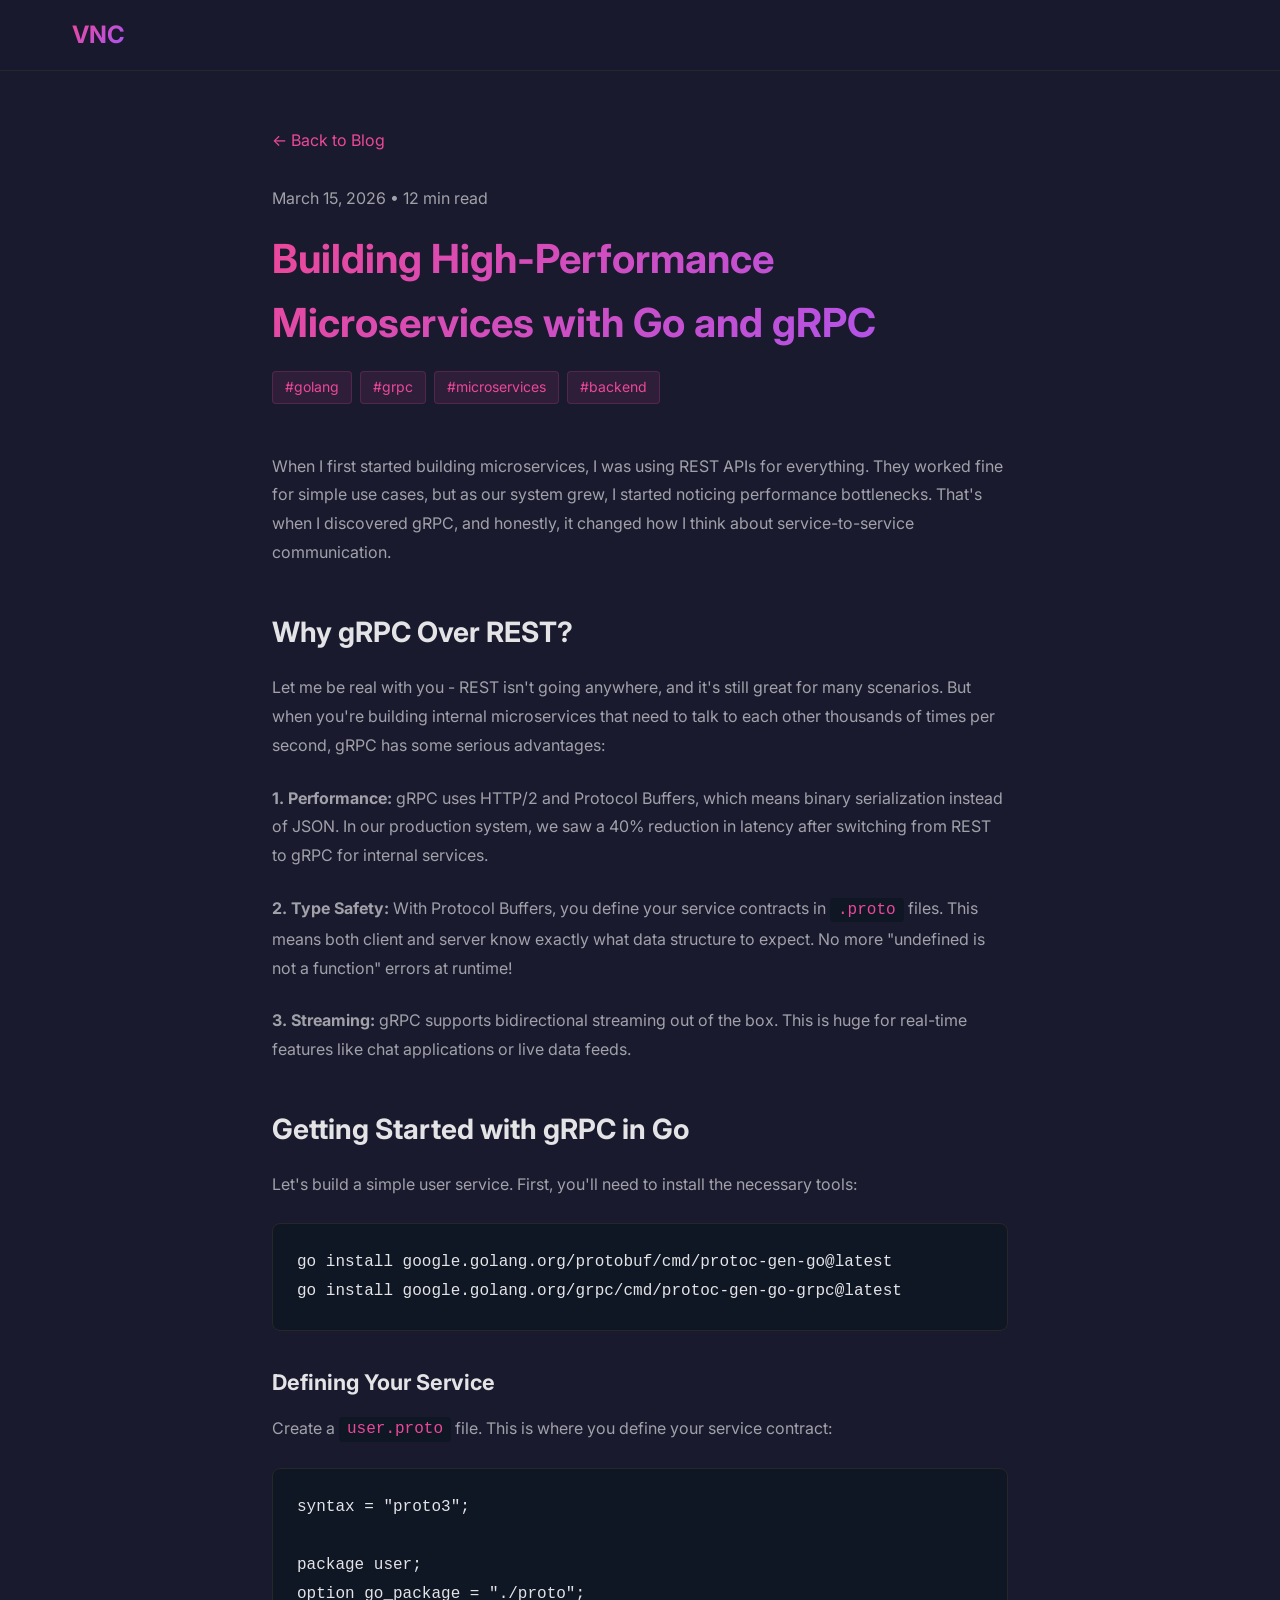
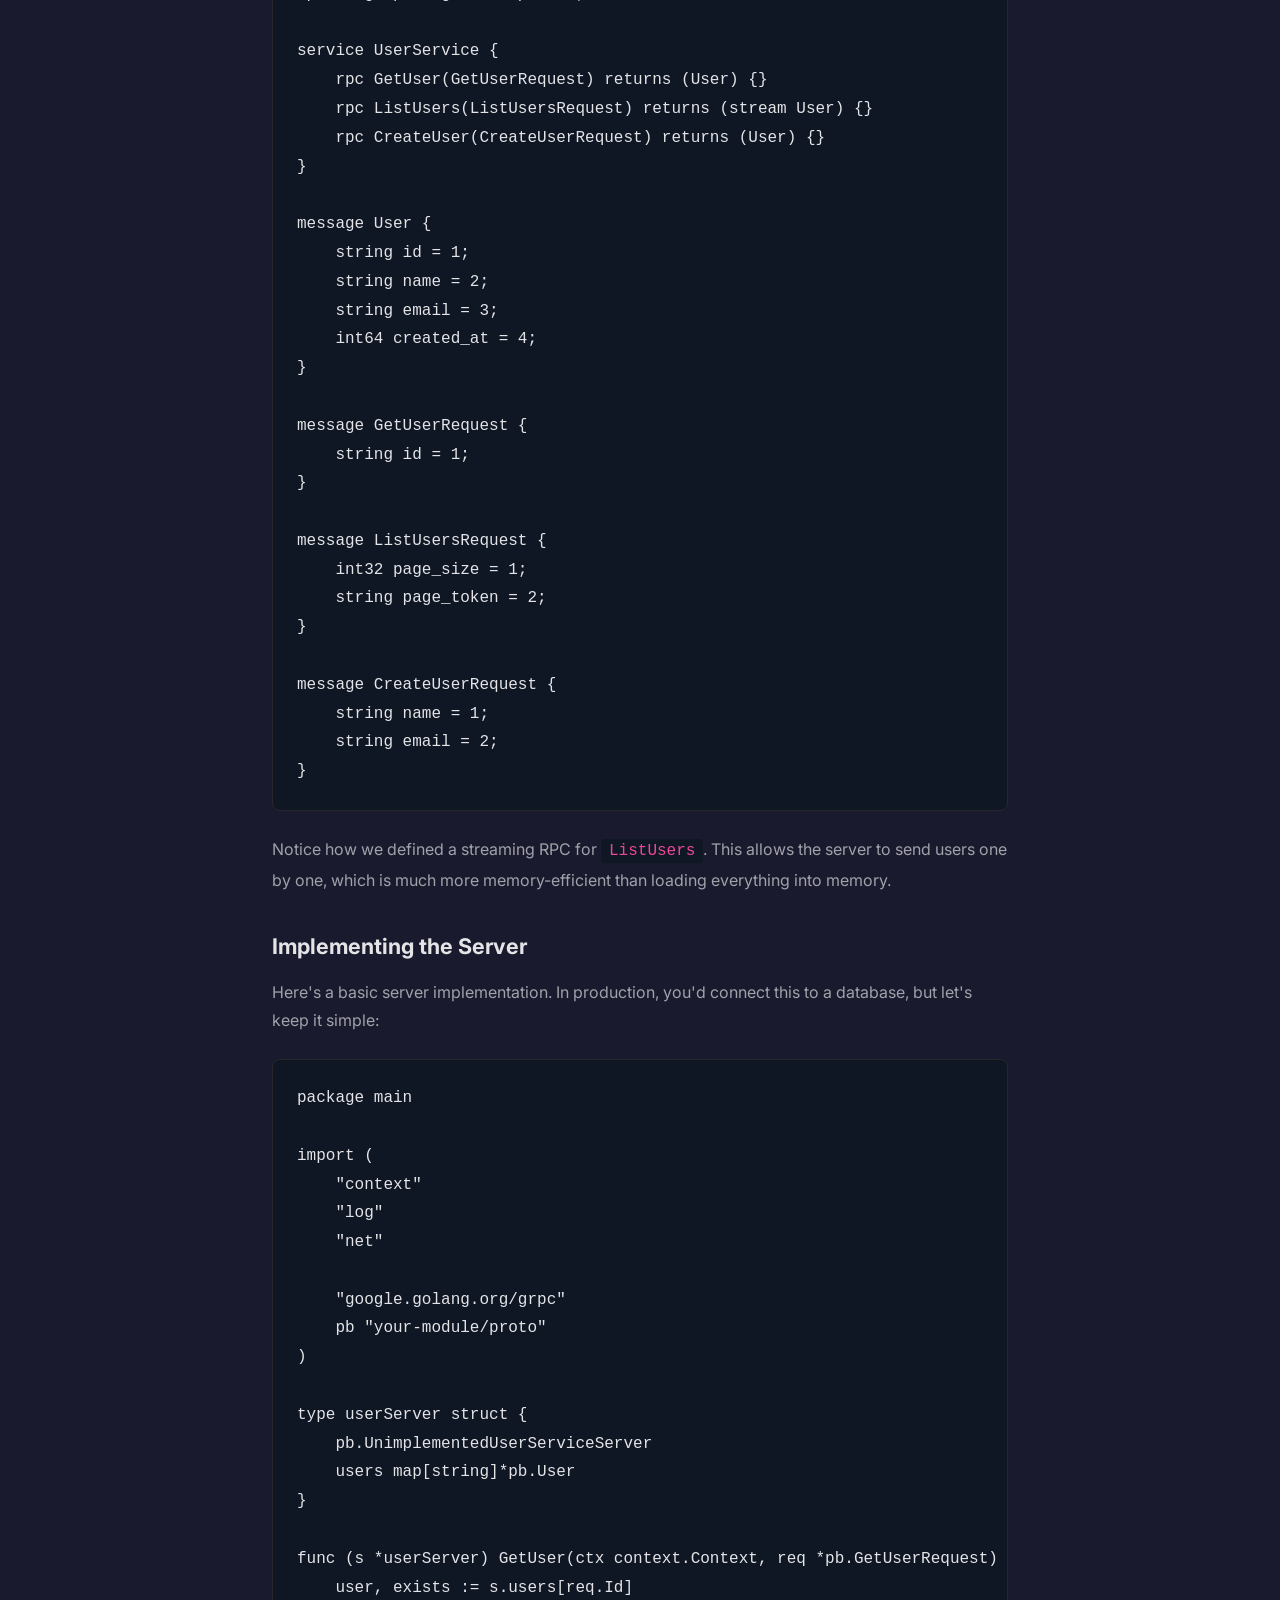
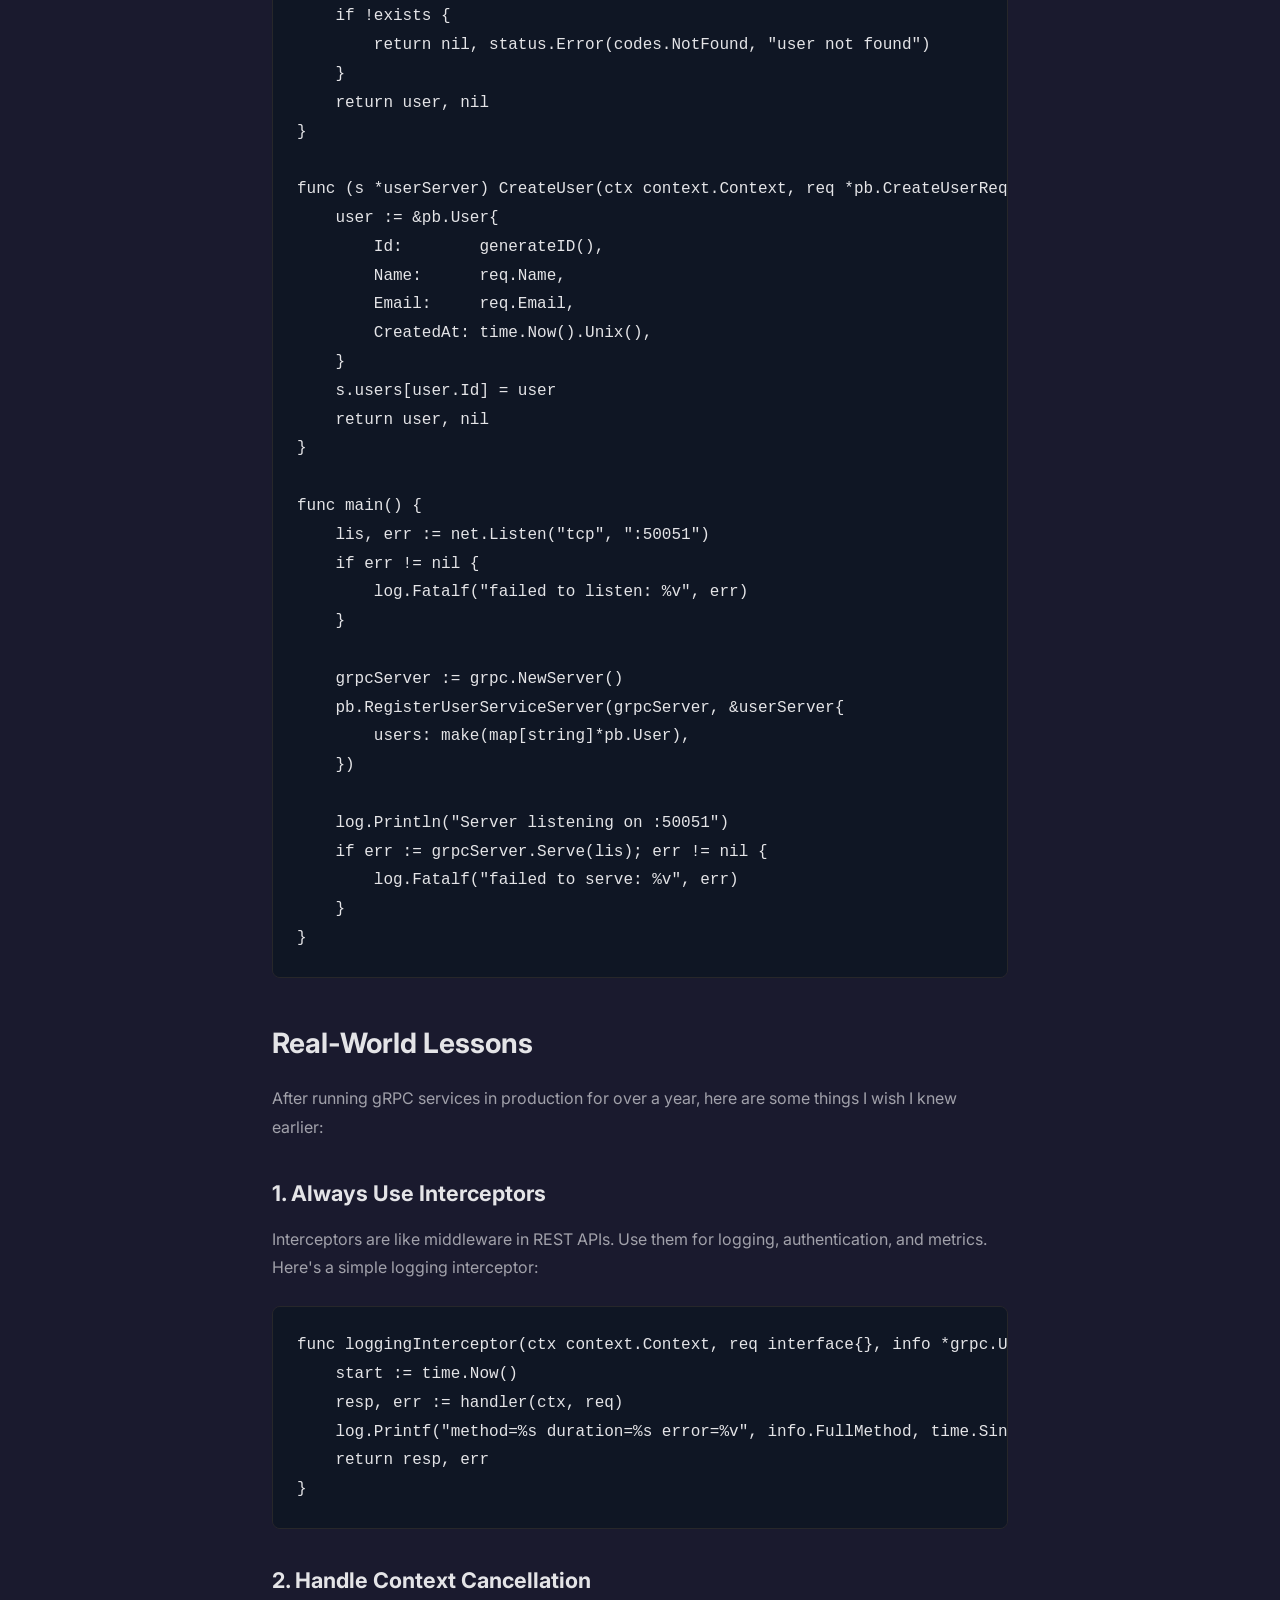
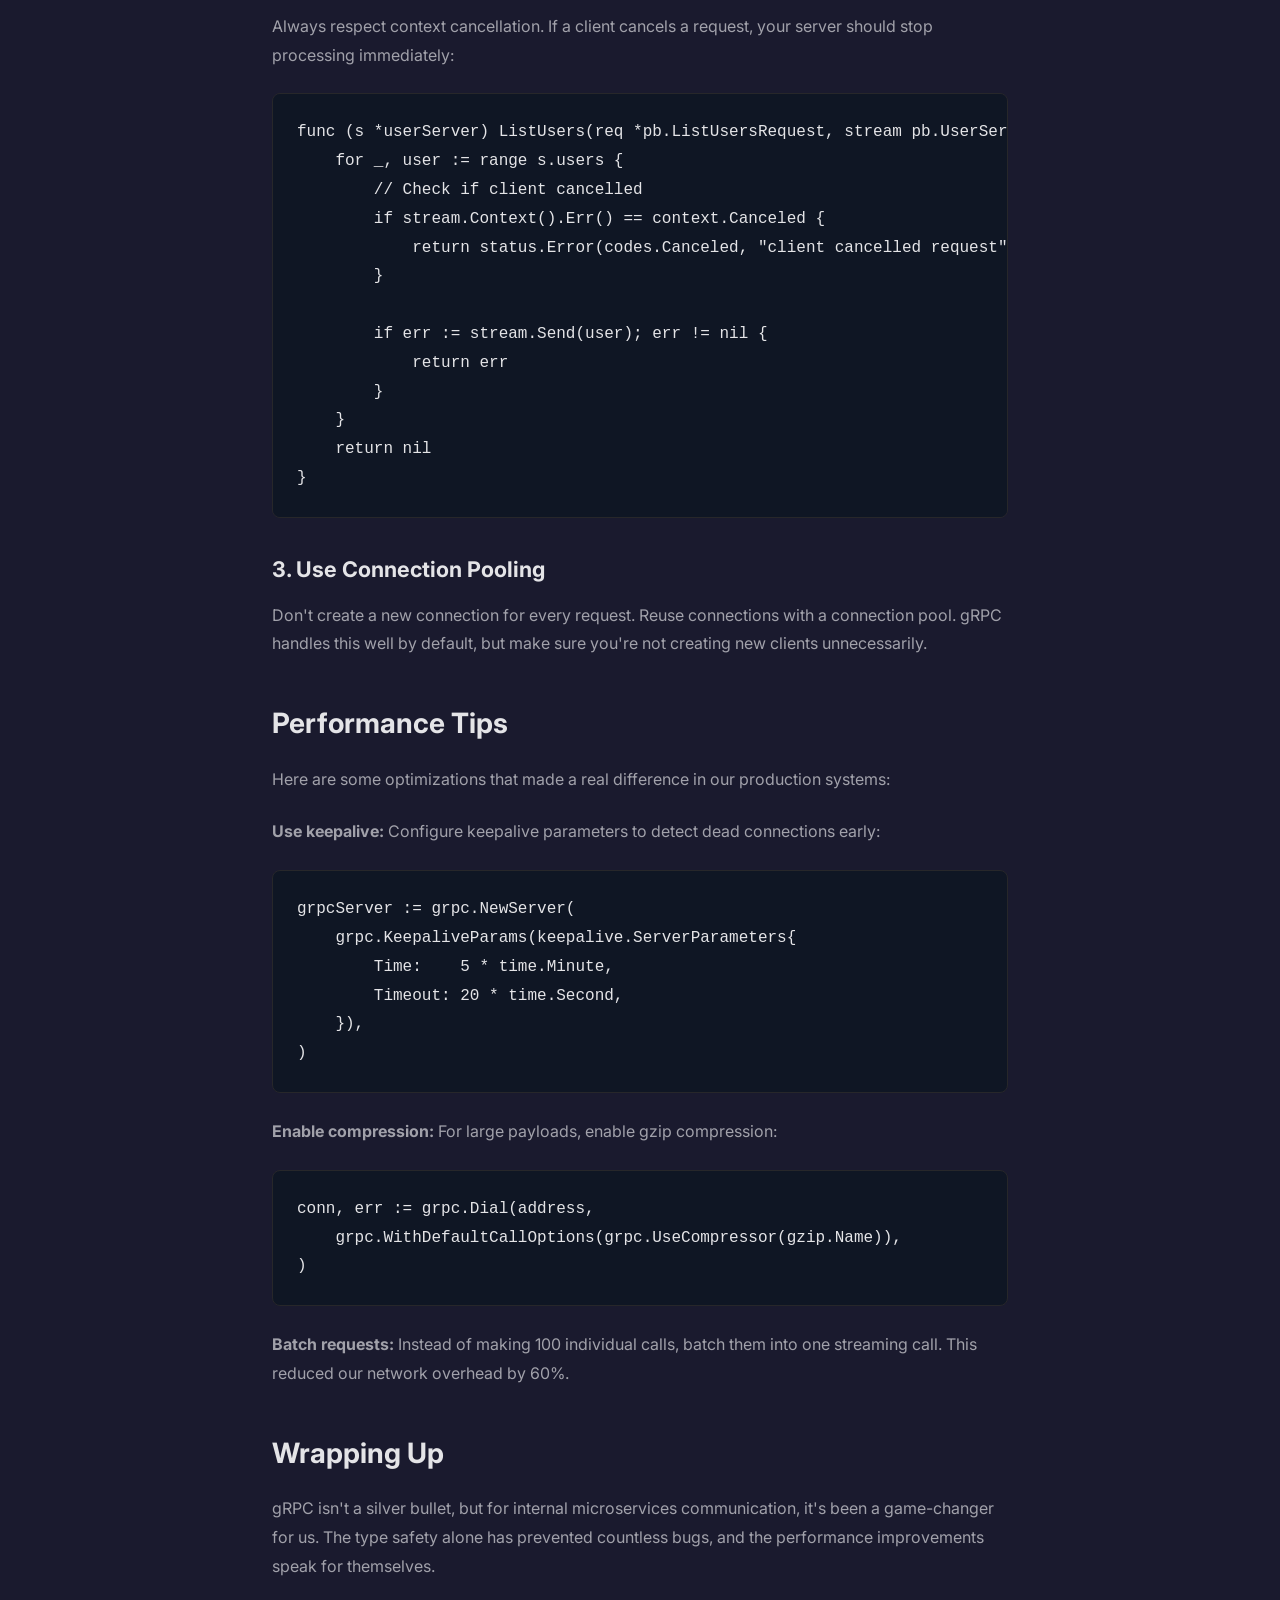
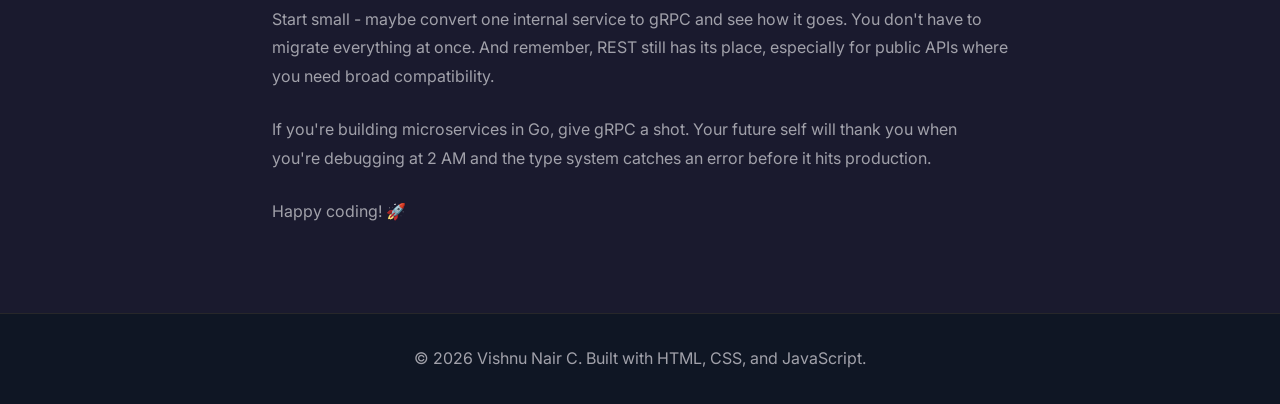
<file: blog/grpc-microservices.html>
<!DOCTYPE html>
<html lang="en">
<head>
    <meta charset="UTF-8">
    <meta name="viewport" content="width=device-width, initial-scale=1.0">
    <title>Building High-Performance Microservices with Go and gRPC - Vishnu Nair C</title>
    <link rel="stylesheet" href="../styles.css">
    <link rel="preconnect" href="https://fonts.googleapis.com">
    <link rel="preconnect" href="https://fonts.gstatic.com" crossorigin>
    <link href="https://fonts.googleapis.com/css2?family=Inter:wght@300;400;500;600;700&display=swap" rel="stylesheet">
    <style>
        .blog-post-container {
            max-width: 800px;
            margin: 0 auto;
            padding: 8rem 2rem 4rem;
        }
        .blog-post-header {
            margin-bottom: 3rem;
        }
        .blog-post-meta {
            color: var(--text-secondary);
            margin-bottom: 1rem;
        }
        .blog-post-content {
            line-height: 1.8;
            color: var(--text-secondary);
        }
        .blog-post-content h2 {
            color: var(--text-primary);
            margin-top: 2.5rem;
            margin-bottom: 1rem;
            font-size: 1.75rem;
        }
        .blog-post-content h3 {
            color: var(--text-primary);
            margin-top: 2rem;
            margin-bottom: 0.75rem;
            font-size: 1.35rem;
        }
        .blog-post-content p {
            margin-bottom: 1.5rem;
        }
        .blog-post-content code {
            background: var(--bg-card);
            padding: 0.2rem 0.5rem;
            border-radius: 0.25rem;
            font-family: 'Courier New', monospace;
            color: var(--accent-primary);
        }
        .blog-post-content pre {
            background: var(--bg-card);
            padding: 1.5rem;
            border-radius: 0.5rem;
            overflow-x: auto;
            margin: 1.5rem 0;
            border: 1px solid var(--border-color);
        }
        .blog-post-content pre code {
            background: none;
            padding: 0;
            color: var(--text-primary);
        }
        .back-link {
            display: inline-block;
            color: var(--accent-primary);
            text-decoration: none;
            margin-bottom: 2rem;
            transition: color 0.3s ease;
        }
        .back-link:hover {
            color: var(--accent-secondary);
        }
    </style>
</head>
<body>
    <nav class="navbar">
        <div class="container">
            <div class="nav-brand">
                <a href="../index.html" style="text-decoration: none;">
                    <span class="logo">VNC</span>
                </a>
            </div>
        </div>
    </nav>

    <article class="blog-post-container">
        <a href="../index.html#blog" class="back-link">← Back to Blog</a>
        
        <header class="blog-post-header">
            <div class="blog-post-meta">March 15, 2026 • 12 min read</div>
            <h1 class="section-title">Building High-Performance Microservices with Go and gRPC</h1>
            <div class="blog-post-tags">
                <span class="blog-tag">#golang</span>
                <span class="blog-tag">#grpc</span>
                <span class="blog-tag">#microservices</span>
                <span class="blog-tag">#backend</span>
            </div>
        </header>

        <div class="blog-post-content">
            <p>When I first started building microservices, I was using REST APIs for everything. They worked fine for simple use cases, but as our system grew, I started noticing performance bottlenecks. That's when I discovered gRPC, and honestly, it changed how I think about service-to-service communication.</p>

            <h2>Why gRPC Over REST?</h2>
            
            <p>Let me be real with you - REST isn't going anywhere, and it's still great for many scenarios. But when you're building internal microservices that need to talk to each other thousands of times per second, gRPC has some serious advantages:</p>

            <p><strong>1. Performance:</strong> gRPC uses HTTP/2 and Protocol Buffers, which means binary serialization instead of JSON. In our production system, we saw a 40% reduction in latency after switching from REST to gRPC for internal services.</p>

            <p><strong>2. Type Safety:</strong> With Protocol Buffers, you define your service contracts in <code>.proto</code> files. This means both client and server know exactly what data structure to expect. No more "undefined is not a function" errors at runtime!</p>

            <p><strong>3. Streaming:</strong> gRPC supports bidirectional streaming out of the box. This is huge for real-time features like chat applications or live data feeds.</p>

            <h2>Getting Started with gRPC in Go</h2>

            <p>Let's build a simple user service. First, you'll need to install the necessary tools:</p>

            <pre><code>go install google.golang.org/protobuf/cmd/protoc-gen-go@latest
go install google.golang.org/grpc/cmd/protoc-gen-go-grpc@latest</code></pre>

            <h3>Defining Your Service</h3>

            <p>Create a <code>user.proto</code> file. This is where you define your service contract:</p>

            <pre><code>syntax = "proto3";

package user;
option go_package = "./proto";

service UserService {
    rpc GetUser(GetUserRequest) returns (User) {}
    rpc ListUsers(ListUsersRequest) returns (stream User) {}
    rpc CreateUser(CreateUserRequest) returns (User) {}
}

message User {
    string id = 1;
    string name = 2;
    string email = 3;
    int64 created_at = 4;
}

message GetUserRequest {
    string id = 1;
}

message ListUsersRequest {
    int32 page_size = 1;
    string page_token = 2;
}

message CreateUserRequest {
    string name = 1;
    string email = 2;
}</code></pre>

            <p>Notice how we defined a streaming RPC for <code>ListUsers</code>. This allows the server to send users one by one, which is much more memory-efficient than loading everything into memory.</p>

            <h3>Implementing the Server</h3>

            <p>Here's a basic server implementation. In production, you'd connect this to a database, but let's keep it simple:</p>

            <pre><code>package main

import (
    "context"
    "log"
    "net"
    
    "google.golang.org/grpc"
    pb "your-module/proto"
)

type userServer struct {
    pb.UnimplementedUserServiceServer
    users map[string]*pb.User
}

func (s *userServer) GetUser(ctx context.Context, req *pb.GetUserRequest) (*pb.User, error) {
    user, exists := s.users[req.Id]
    if !exists {
        return nil, status.Error(codes.NotFound, "user not found")
    }
    return user, nil
}

func (s *userServer) CreateUser(ctx context.Context, req *pb.CreateUserRequest) (*pb.User, error) {
    user := &pb.User{
        Id:        generateID(),
        Name:      req.Name,
        Email:     req.Email,
        CreatedAt: time.Now().Unix(),
    }
    s.users[user.Id] = user
    return user, nil
}

func main() {
    lis, err := net.Listen("tcp", ":50051")
    if err != nil {
        log.Fatalf("failed to listen: %v", err)
    }
    
    grpcServer := grpc.NewServer()
    pb.RegisterUserServiceServer(grpcServer, &userServer{
        users: make(map[string]*pb.User),
    })
    
    log.Println("Server listening on :50051")
    if err := grpcServer.Serve(lis); err != nil {
        log.Fatalf("failed to serve: %v", err)
    }
}</code></pre>

            <h2>Real-World Lessons</h2>

            <p>After running gRPC services in production for over a year, here are some things I wish I knew earlier:</p>

            <h3>1. Always Use Interceptors</h3>

            <p>Interceptors are like middleware in REST APIs. Use them for logging, authentication, and metrics. Here's a simple logging interceptor:</p>

            <pre><code>func loggingInterceptor(ctx context.Context, req interface{}, info *grpc.UnaryServerInfo, handler grpc.UnaryHandler) (interface{}, error) {
    start := time.Now()
    resp, err := handler(ctx, req)
    log.Printf("method=%s duration=%s error=%v", info.FullMethod, time.Since(start), err)
    return resp, err
}</code></pre>

            <h3>2. Handle Context Cancellation</h3>

            <p>Always respect context cancellation. If a client cancels a request, your server should stop processing immediately:</p>

            <pre><code>func (s *userServer) ListUsers(req *pb.ListUsersRequest, stream pb.UserService_ListUsersServer) error {
    for _, user := range s.users {
        // Check if client cancelled
        if stream.Context().Err() == context.Canceled {
            return status.Error(codes.Canceled, "client cancelled request")
        }
        
        if err := stream.Send(user); err != nil {
            return err
        }
    }
    return nil
}</code></pre>

            <h3>3. Use Connection Pooling</h3>

            <p>Don't create a new connection for every request. Reuse connections with a connection pool. gRPC handles this well by default, but make sure you're not creating new clients unnecessarily.</p>

            <h2>Performance Tips</h2>

            <p>Here are some optimizations that made a real difference in our production systems:</p>

            <p><strong>Use keepalive:</strong> Configure keepalive parameters to detect dead connections early:</p>

            <pre><code>grpcServer := grpc.NewServer(
    grpc.KeepaliveParams(keepalive.ServerParameters{
        Time:    5 * time.Minute,
        Timeout: 20 * time.Second,
    }),
)</code></pre>

            <p><strong>Enable compression:</strong> For large payloads, enable gzip compression:</p>

            <pre><code>conn, err := grpc.Dial(address, 
    grpc.WithDefaultCallOptions(grpc.UseCompressor(gzip.Name)),
)</code></pre>

            <p><strong>Batch requests:</strong> Instead of making 100 individual calls, batch them into one streaming call. This reduced our network overhead by 60%.</p>

            <h2>Wrapping Up</h2>

            <p>gRPC isn't a silver bullet, but for internal microservices communication, it's been a game-changer for us. The type safety alone has prevented countless bugs, and the performance improvements speak for themselves.</p>

            <p>Start small - maybe convert one internal service to gRPC and see how it goes. You don't have to migrate everything at once. And remember, REST still has its place, especially for public APIs where you need broad compatibility.</p>

            <p>If you're building microservices in Go, give gRPC a shot. Your future self will thank you when you're debugging at 2 AM and the type system catches an error before it hits production.</p>

            <p>Happy coding! 🚀</p>
        </div>
    </article>

    <footer class="footer">
        <div class="container">
            <p>&copy; 2026 Vishnu Nair C. Built with HTML, CSS, and JavaScript.</p>
        </div>
    </footer>
</body>
</html>
</file>
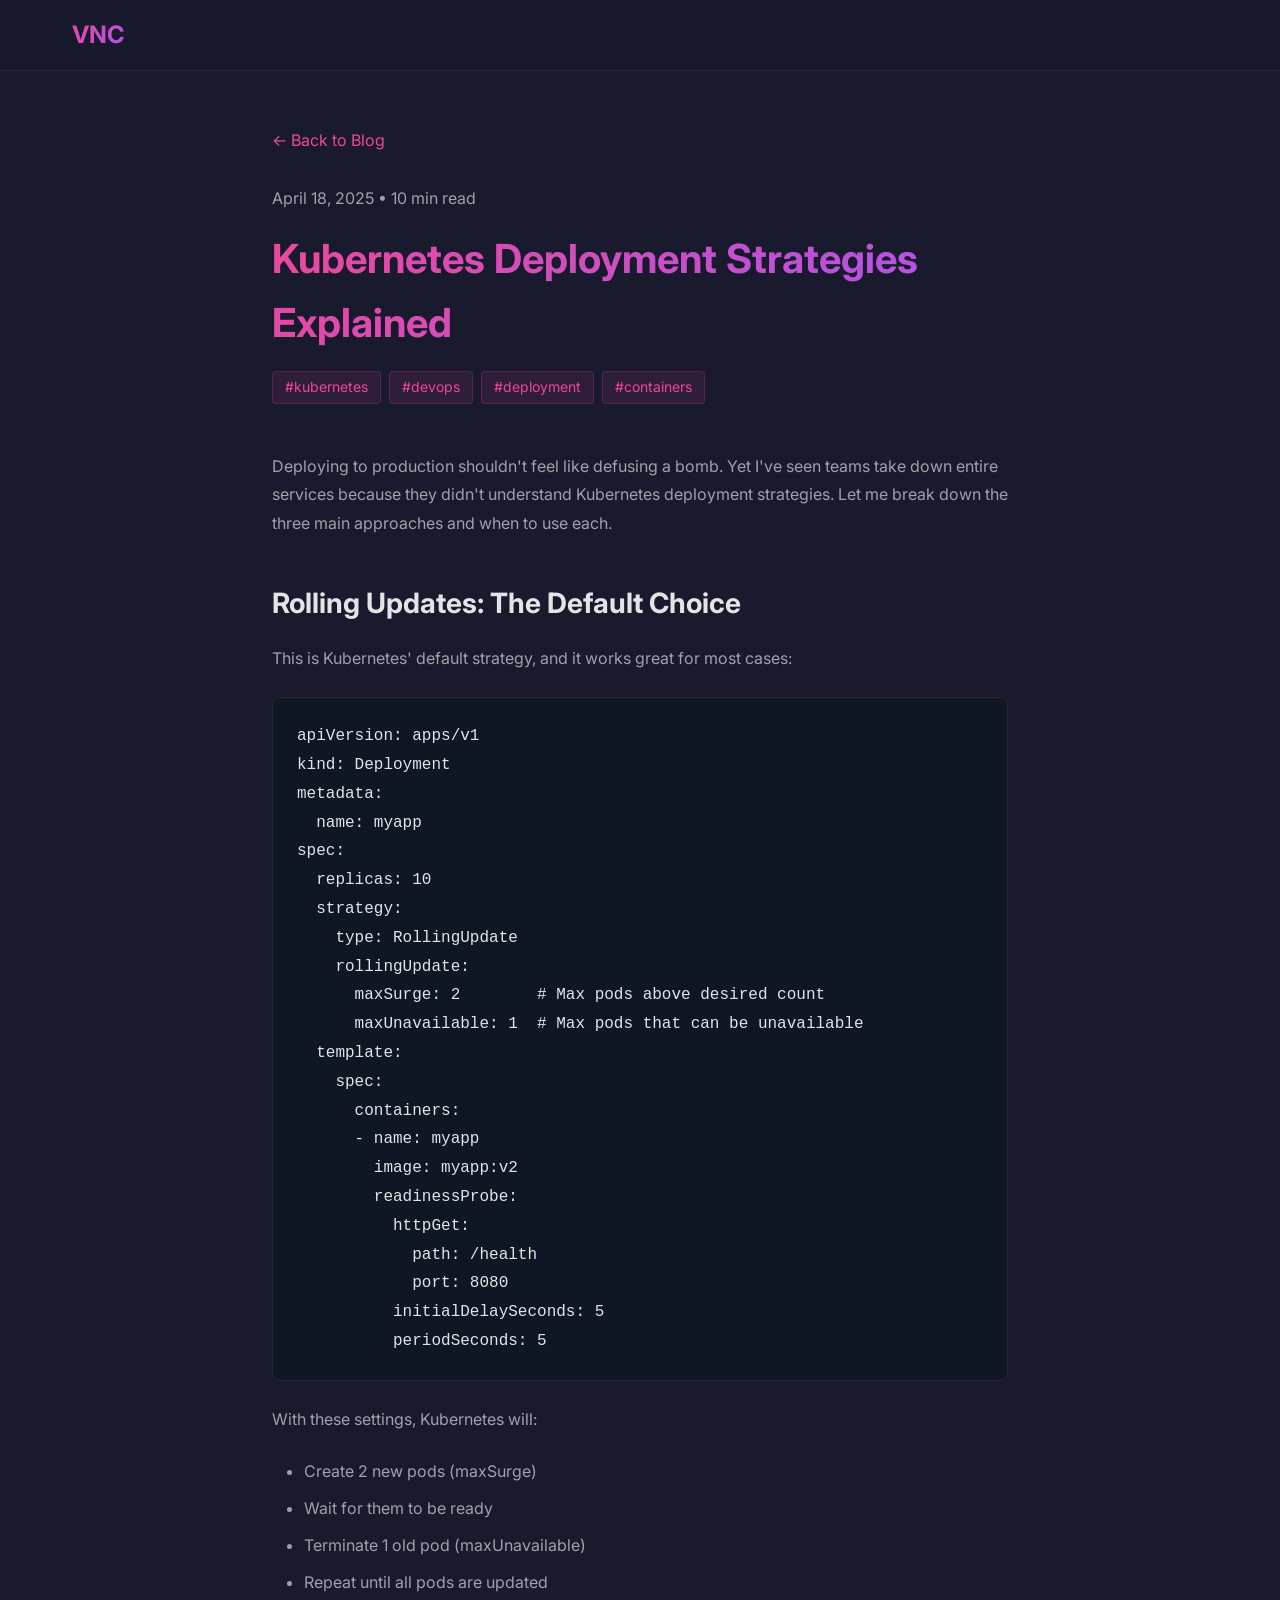
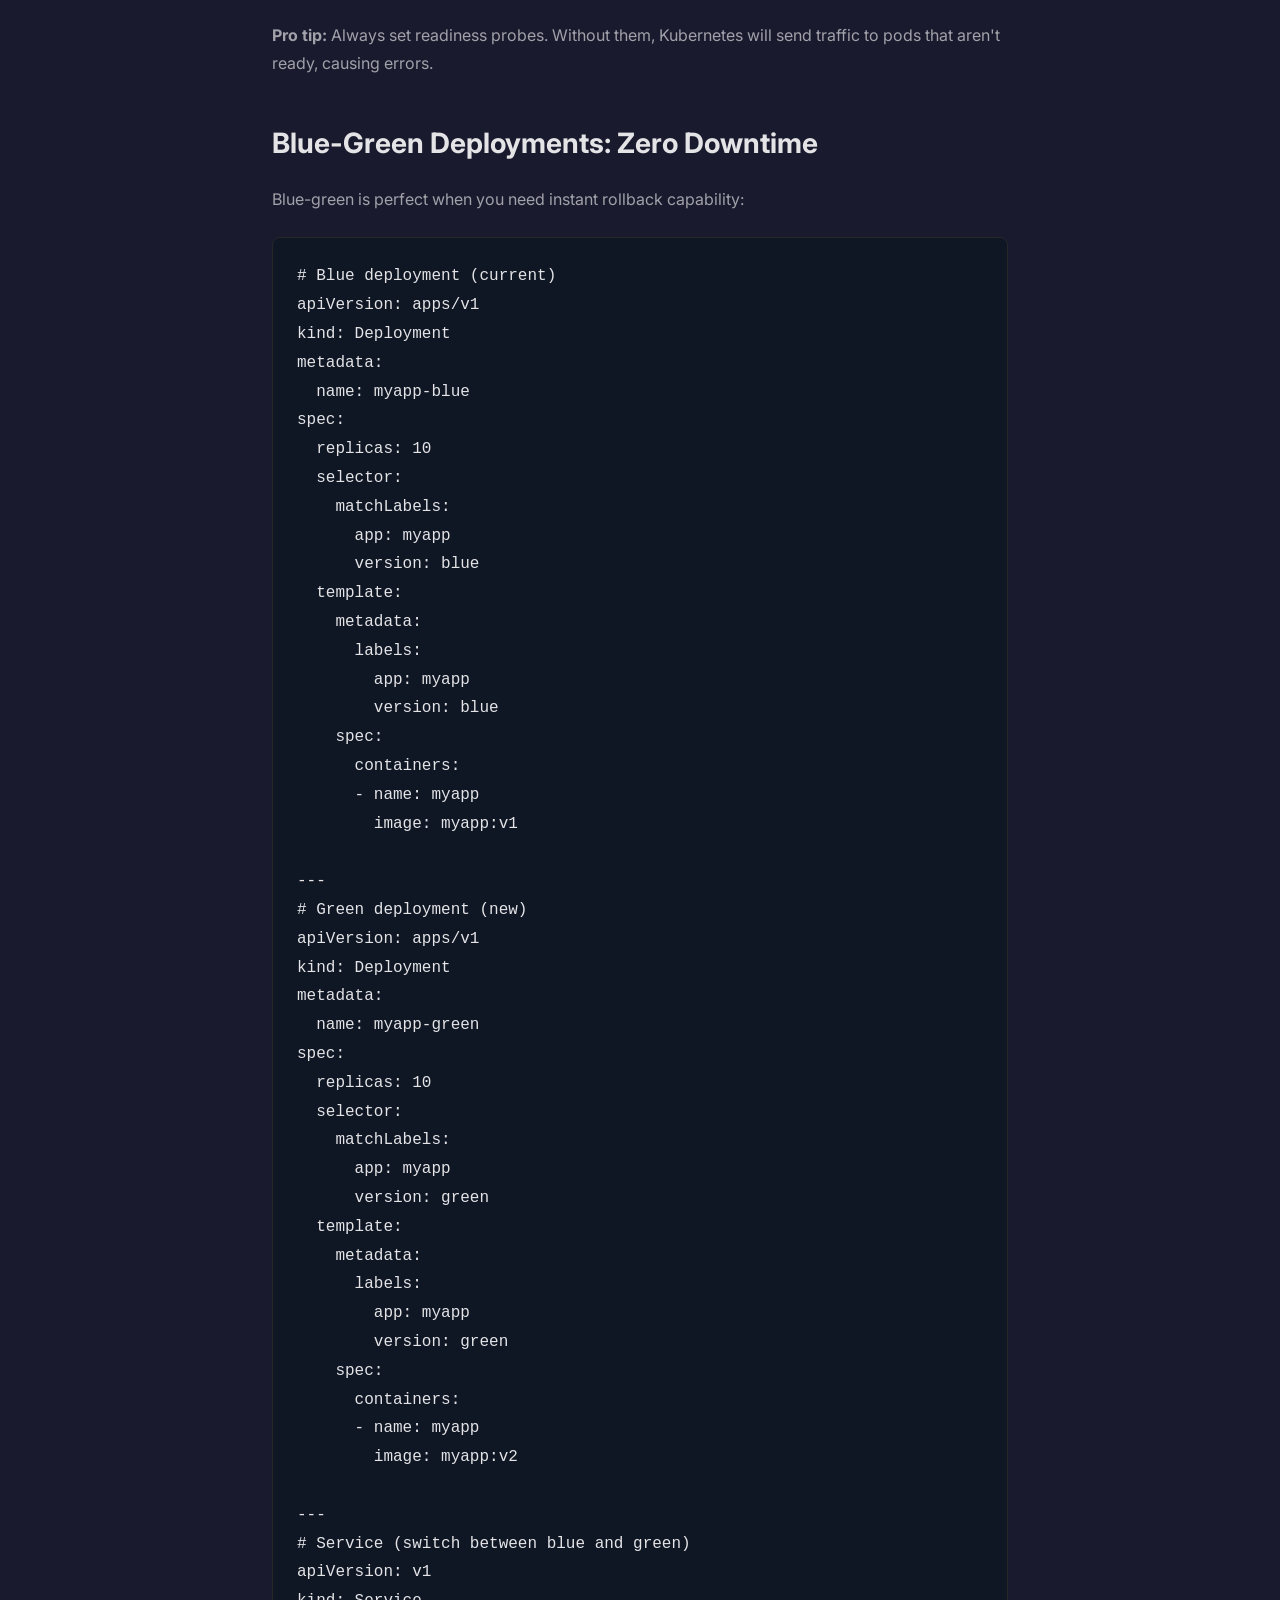
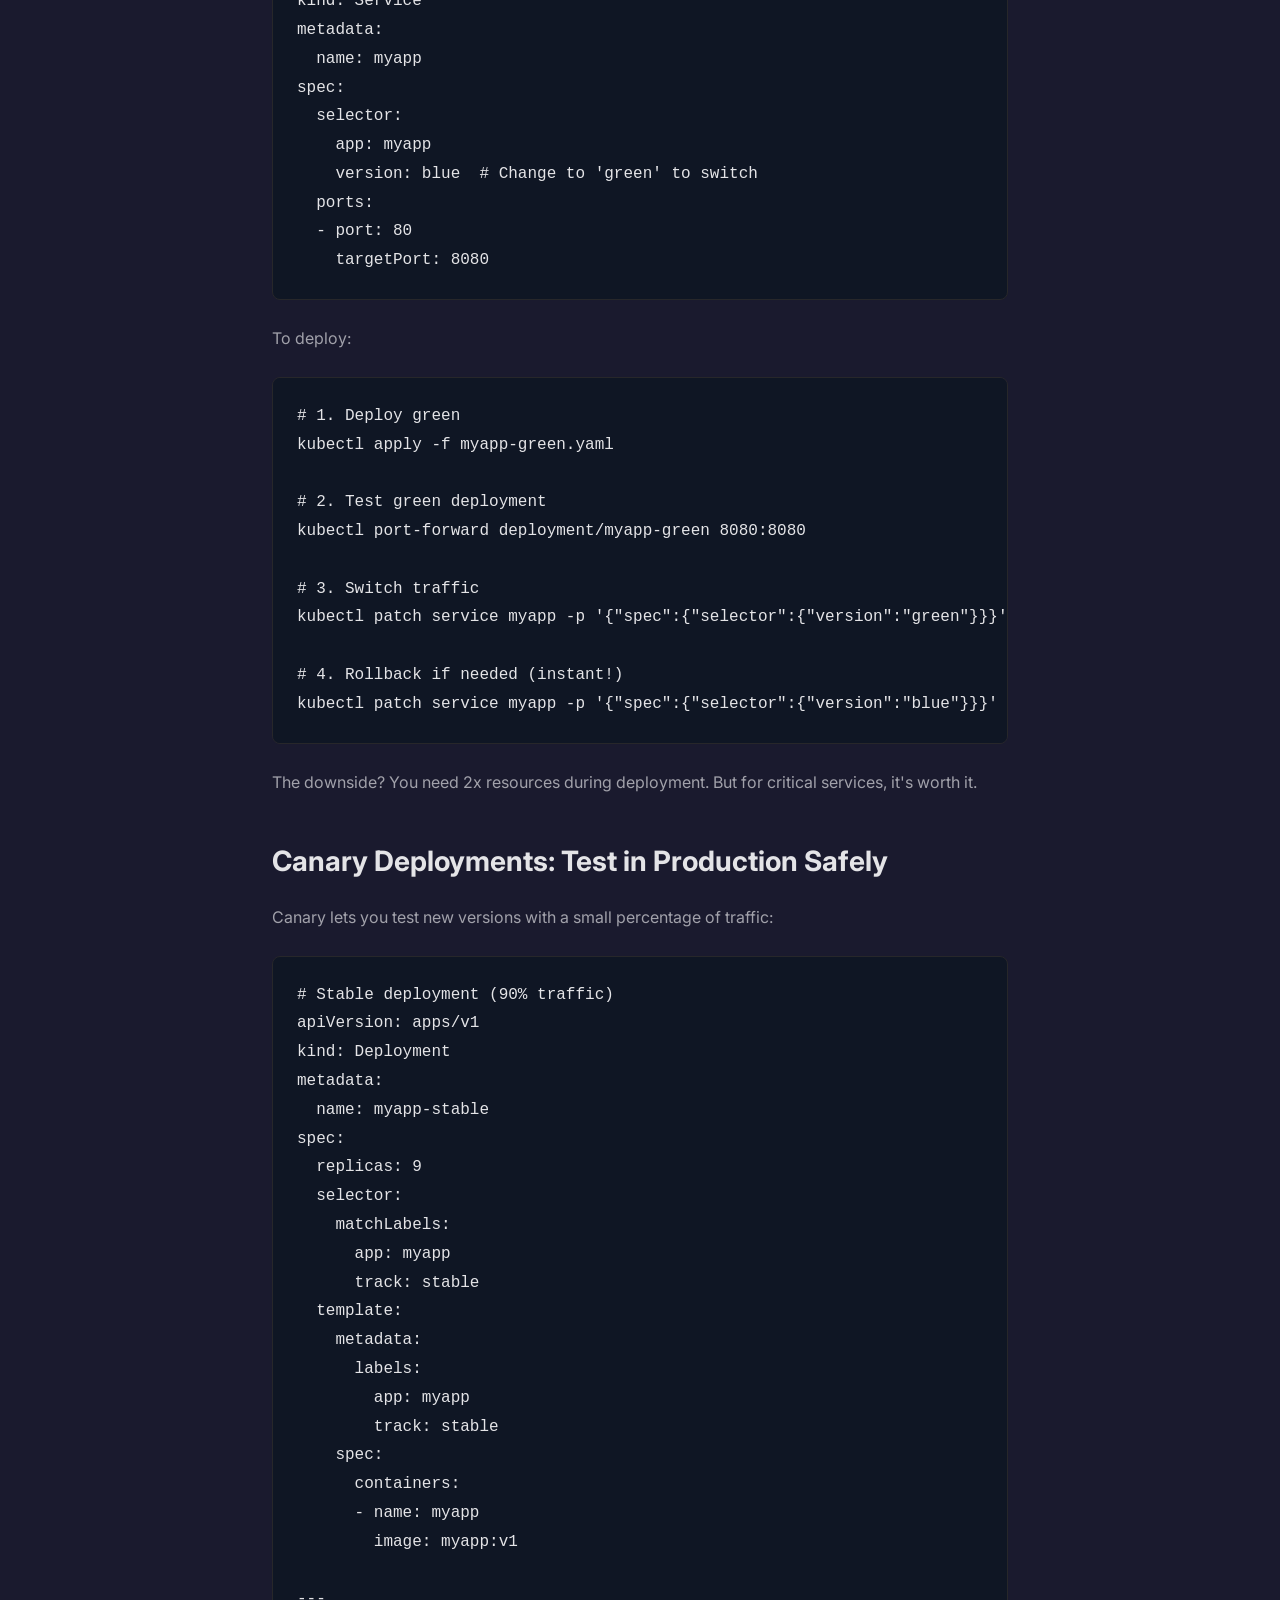
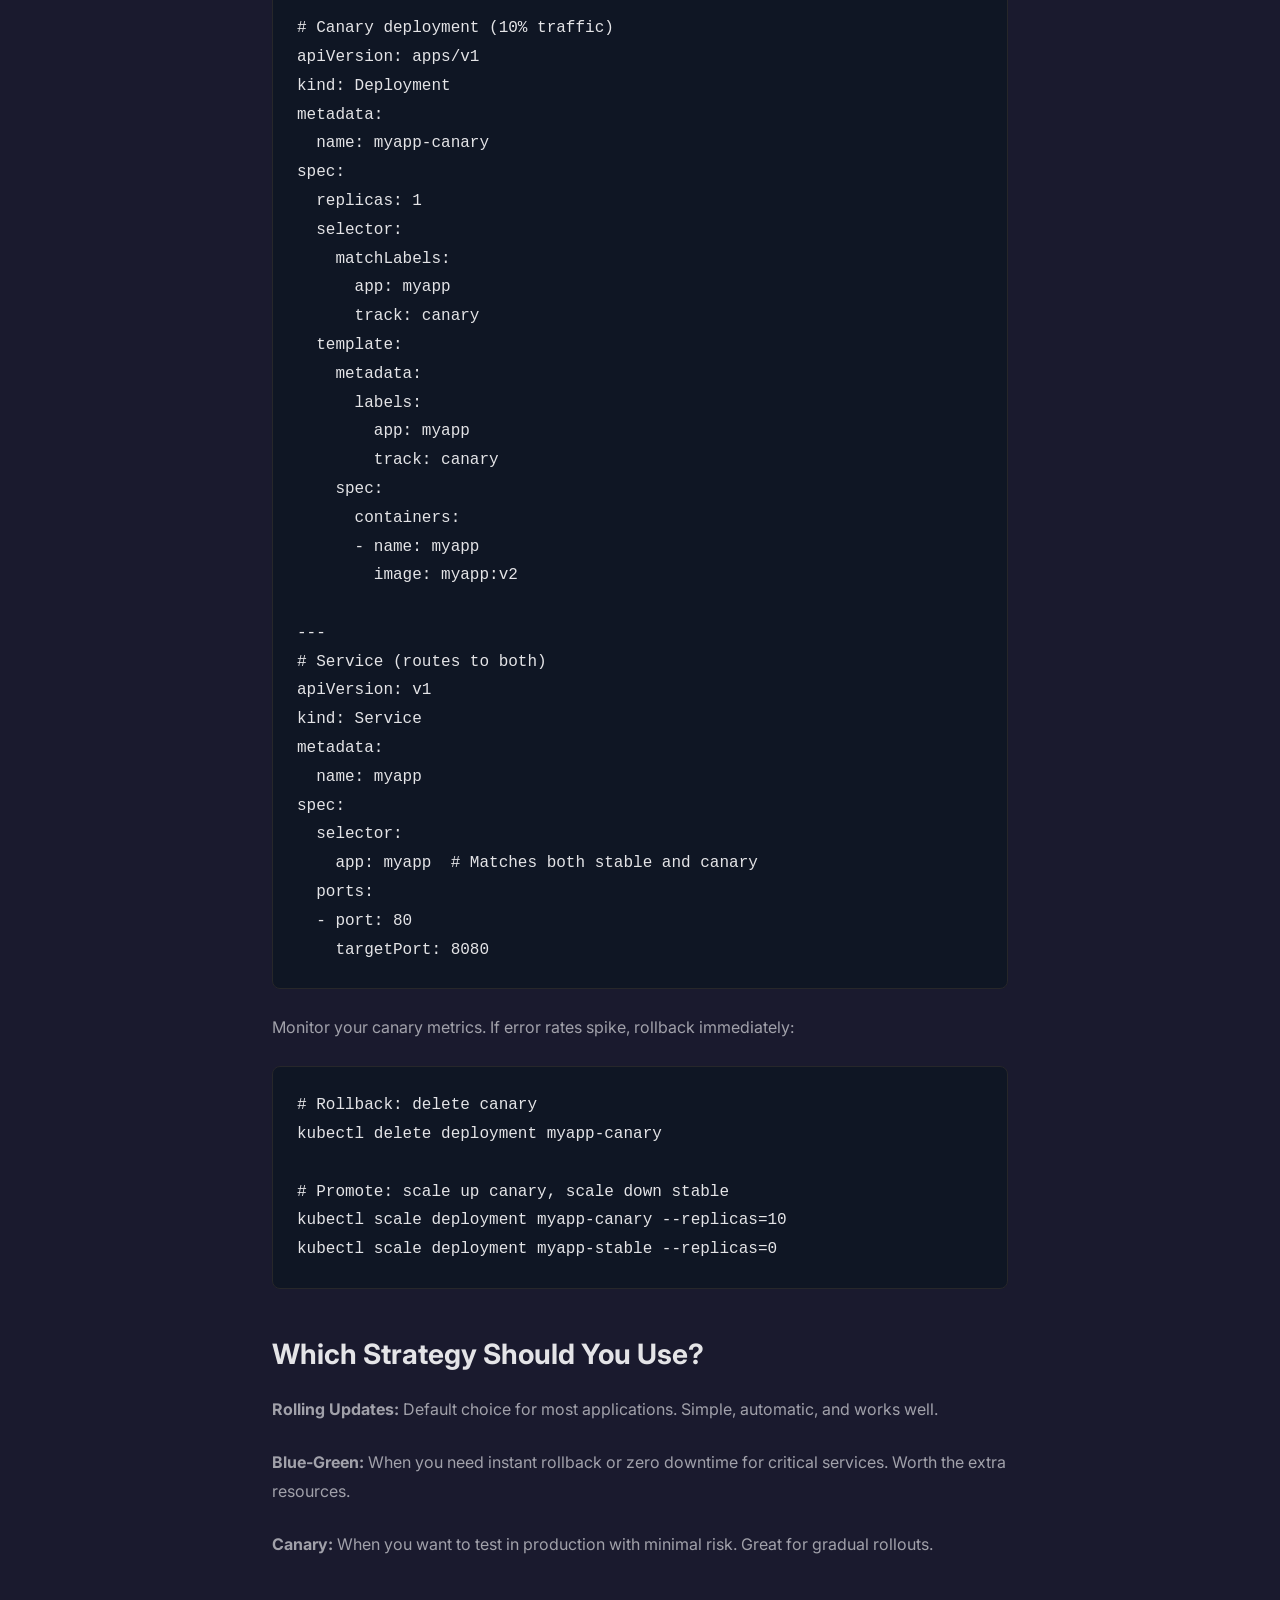
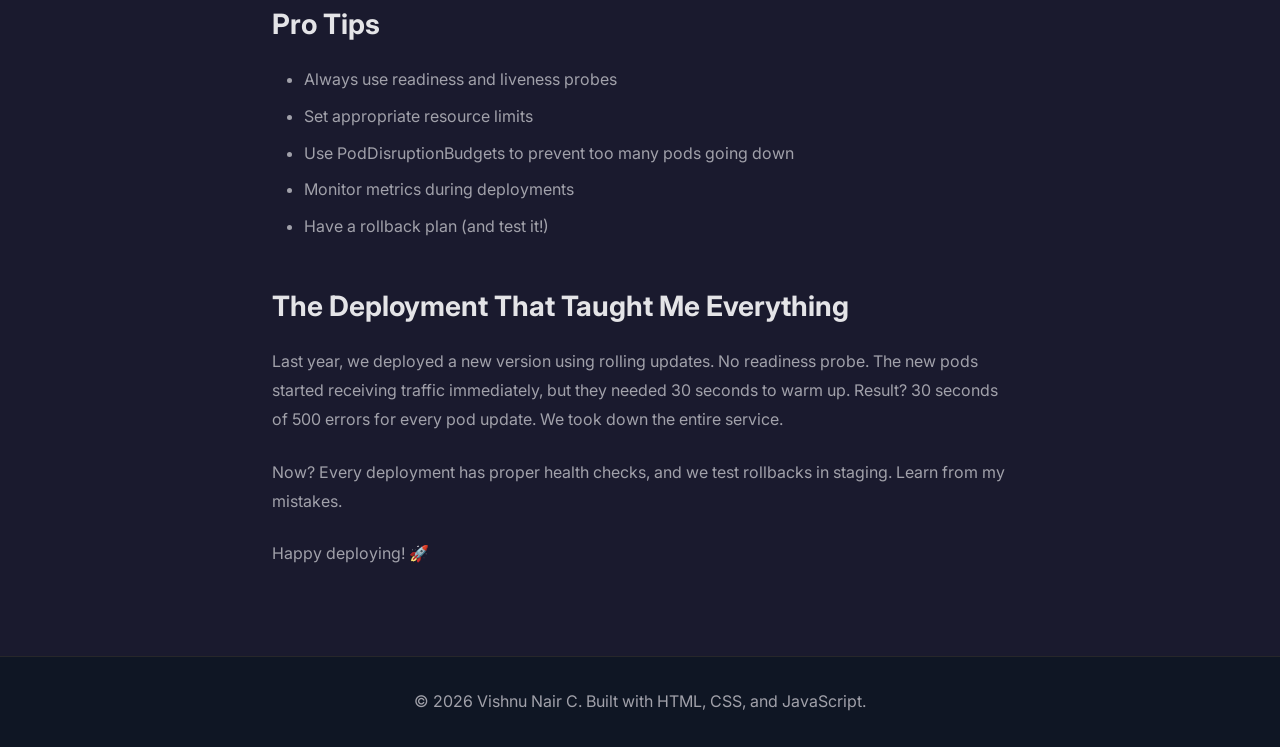
<file: blog/kubernetes-deployment.html>
<!DOCTYPE html>
<html lang="en">
<head>
    <meta charset="UTF-8">
    <meta name="viewport" content="width=device-width, initial-scale=1.0">
    <title>Kubernetes Deployment Strategies Explained - Vishnu Nair C</title>
    <link rel="stylesheet" href="../styles.css">
    <link rel="preconnect" href="https://fonts.googleapis.com">
    <link rel="preconnect" href="https://fonts.gstatic.com" crossorigin>
    <link href="https://fonts.googleapis.com/css2?family=Inter:wght@300;400;500;600;700&display=swap" rel="stylesheet">
    <style>
        .blog-post-container { max-width: 800px; margin: 0 auto; padding: 8rem 2rem 4rem; }
        .blog-post-header { margin-bottom: 3rem; }
        .blog-post-meta { color: var(--text-secondary); margin-bottom: 1rem; }
        .blog-post-content { line-height: 1.8; color: var(--text-secondary); }
        .blog-post-content h2 { color: var(--text-primary); margin-top: 2.5rem; margin-bottom: 1rem; font-size: 1.75rem; }
        .blog-post-content p { margin-bottom: 1.5rem; }
        .blog-post-content code { background: var(--bg-card); padding: 0.2rem 0.5rem; border-radius: 0.25rem; font-family: 'Courier New', monospace; color: var(--accent-primary); }
        .blog-post-content pre { background: var(--bg-card); padding: 1.5rem; border-radius: 0.5rem; overflow-x: auto; margin: 1.5rem 0; border: 1px solid var(--border-color); }
        .blog-post-content pre code { background: none; padding: 0; color: var(--text-primary); }
        .blog-post-content ul { margin-bottom: 1.5rem; padding-left: 2rem; }
        .blog-post-content li { margin-bottom: 0.5rem; }
        .back-link { display: inline-block; color: var(--accent-primary); text-decoration: none; margin-bottom: 2rem; transition: color 0.3s ease; }
        .back-link:hover { color: var(--accent-secondary); }
    </style>
</head>
<body>
    <nav class="navbar">
        <div class="container">
            <div class="nav-brand">
                <a href="../index.html" style="text-decoration: none;"><span class="logo">VNC</span></a>
            </div>
        </div>
    </nav>

    <article class="blog-post-container">
        <a href="../index.html#blog" class="back-link">← Back to Blog</a>
        
        <header class="blog-post-header">
            <div class="blog-post-meta">April 18, 2025 • 10 min read</div>
            <h1 class="section-title">Kubernetes Deployment Strategies Explained</h1>
            <div class="blog-post-tags">
                <span class="blog-tag">#kubernetes</span>
                <span class="blog-tag">#devops</span>
                <span class="blog-tag">#deployment</span>
                <span class="blog-tag">#containers</span>
            </div>
        </header>

        <div class="blog-post-content">
            <p>Deploying to production shouldn't feel like defusing a bomb. Yet I've seen teams take down entire services because they didn't understand Kubernetes deployment strategies. Let me break down the three main approaches and when to use each.</p>

            <h2>Rolling Updates: The Default Choice</h2>
            
            <p>This is Kubernetes' default strategy, and it works great for most cases:</p>

            <pre><code>apiVersion: apps/v1
kind: Deployment
metadata:
  name: myapp
spec:
  replicas: 10
  strategy:
    type: RollingUpdate
    rollingUpdate:
      maxSurge: 2        # Max pods above desired count
      maxUnavailable: 1  # Max pods that can be unavailable
  template:
    spec:
      containers:
      - name: myapp
        image: myapp:v2
        readinessProbe:
          httpGet:
            path: /health
            port: 8080
          initialDelaySeconds: 5
          periodSeconds: 5</code></pre>

            <p>With these settings, Kubernetes will:</p>
            <ul>
                <li>Create 2 new pods (maxSurge)</li>
                <li>Wait for them to be ready</li>
                <li>Terminate 1 old pod (maxUnavailable)</li>
                <li>Repeat until all pods are updated</li>
            </ul>

            <p><strong>Pro tip:</strong> Always set readiness probes. Without them, Kubernetes will send traffic to pods that aren't ready, causing errors.</p>

            <h2>Blue-Green Deployments: Zero Downtime</h2>

            <p>Blue-green is perfect when you need instant rollback capability:</p>

            <pre><code># Blue deployment (current)
apiVersion: apps/v1
kind: Deployment
metadata:
  name: myapp-blue
spec:
  replicas: 10
  selector:
    matchLabels:
      app: myapp
      version: blue
  template:
    metadata:
      labels:
        app: myapp
        version: blue
    spec:
      containers:
      - name: myapp
        image: myapp:v1

---
# Green deployment (new)
apiVersion: apps/v1
kind: Deployment
metadata:
  name: myapp-green
spec:
  replicas: 10
  selector:
    matchLabels:
      app: myapp
      version: green
  template:
    metadata:
      labels:
        app: myapp
        version: green
    spec:
      containers:
      - name: myapp
        image: myapp:v2

---
# Service (switch between blue and green)
apiVersion: v1
kind: Service
metadata:
  name: myapp
spec:
  selector:
    app: myapp
    version: blue  # Change to 'green' to switch
  ports:
  - port: 80
    targetPort: 8080</code></pre>

            <p>To deploy:</p>
            <pre><code># 1. Deploy green
kubectl apply -f myapp-green.yaml

# 2. Test green deployment
kubectl port-forward deployment/myapp-green 8080:8080

# 3. Switch traffic
kubectl patch service myapp -p '{"spec":{"selector":{"version":"green"}}}'

# 4. Rollback if needed (instant!)
kubectl patch service myapp -p '{"spec":{"selector":{"version":"blue"}}}'</code></pre>

            <p>The downside? You need 2x resources during deployment. But for critical services, it's worth it.</p>

            <h2>Canary Deployments: Test in Production Safely</h2>

            <p>Canary lets you test new versions with a small percentage of traffic:</p>

            <pre><code># Stable deployment (90% traffic)
apiVersion: apps/v1
kind: Deployment
metadata:
  name: myapp-stable
spec:
  replicas: 9
  selector:
    matchLabels:
      app: myapp
      track: stable
  template:
    metadata:
      labels:
        app: myapp
        track: stable
    spec:
      containers:
      - name: myapp
        image: myapp:v1

---
# Canary deployment (10% traffic)
apiVersion: apps/v1
kind: Deployment
metadata:
  name: myapp-canary
spec:
  replicas: 1
  selector:
    matchLabels:
      app: myapp
      track: canary
  template:
    metadata:
      labels:
        app: myapp
        track: canary
    spec:
      containers:
      - name: myapp
        image: myapp:v2

---
# Service (routes to both)
apiVersion: v1
kind: Service
metadata:
  name: myapp
spec:
  selector:
    app: myapp  # Matches both stable and canary
  ports:
  - port: 80
    targetPort: 8080</code></pre>

            <p>Monitor your canary metrics. If error rates spike, rollback immediately:</p>

            <pre><code># Rollback: delete canary
kubectl delete deployment myapp-canary

# Promote: scale up canary, scale down stable
kubectl scale deployment myapp-canary --replicas=10
kubectl scale deployment myapp-stable --replicas=0</code></pre>

            <h2>Which Strategy Should You Use?</h2>

            <p><strong>Rolling Updates:</strong> Default choice for most applications. Simple, automatic, and works well.</p>

            <p><strong>Blue-Green:</strong> When you need instant rollback or zero downtime for critical services. Worth the extra resources.</p>

            <p><strong>Canary:</strong> When you want to test in production with minimal risk. Great for gradual rollouts.</p>

            <h2>Pro Tips</h2>

            <ul>
                <li>Always use readiness and liveness probes</li>
                <li>Set appropriate resource limits</li>
                <li>Use PodDisruptionBudgets to prevent too many pods going down</li>
                <li>Monitor metrics during deployments</li>
                <li>Have a rollback plan (and test it!)</li>
            </ul>

            <h2>The Deployment That Taught Me Everything</h2>

            <p>Last year, we deployed a new version using rolling updates. No readiness probe. The new pods started receiving traffic immediately, but they needed 30 seconds to warm up. Result? 30 seconds of 500 errors for every pod update. We took down the entire service.</p>

            <p>Now? Every deployment has proper health checks, and we test rollbacks in staging. Learn from my mistakes.</p>

            <p>Happy deploying! 🚀</p>
        </div>
    </article>

    <footer class="footer">
        <div class="container">
            <p>&copy; 2026 Vishnu Nair C. Built with HTML, CSS, and JavaScript.</p>
        </div>
    </footer>
</body>
</html>
</file>
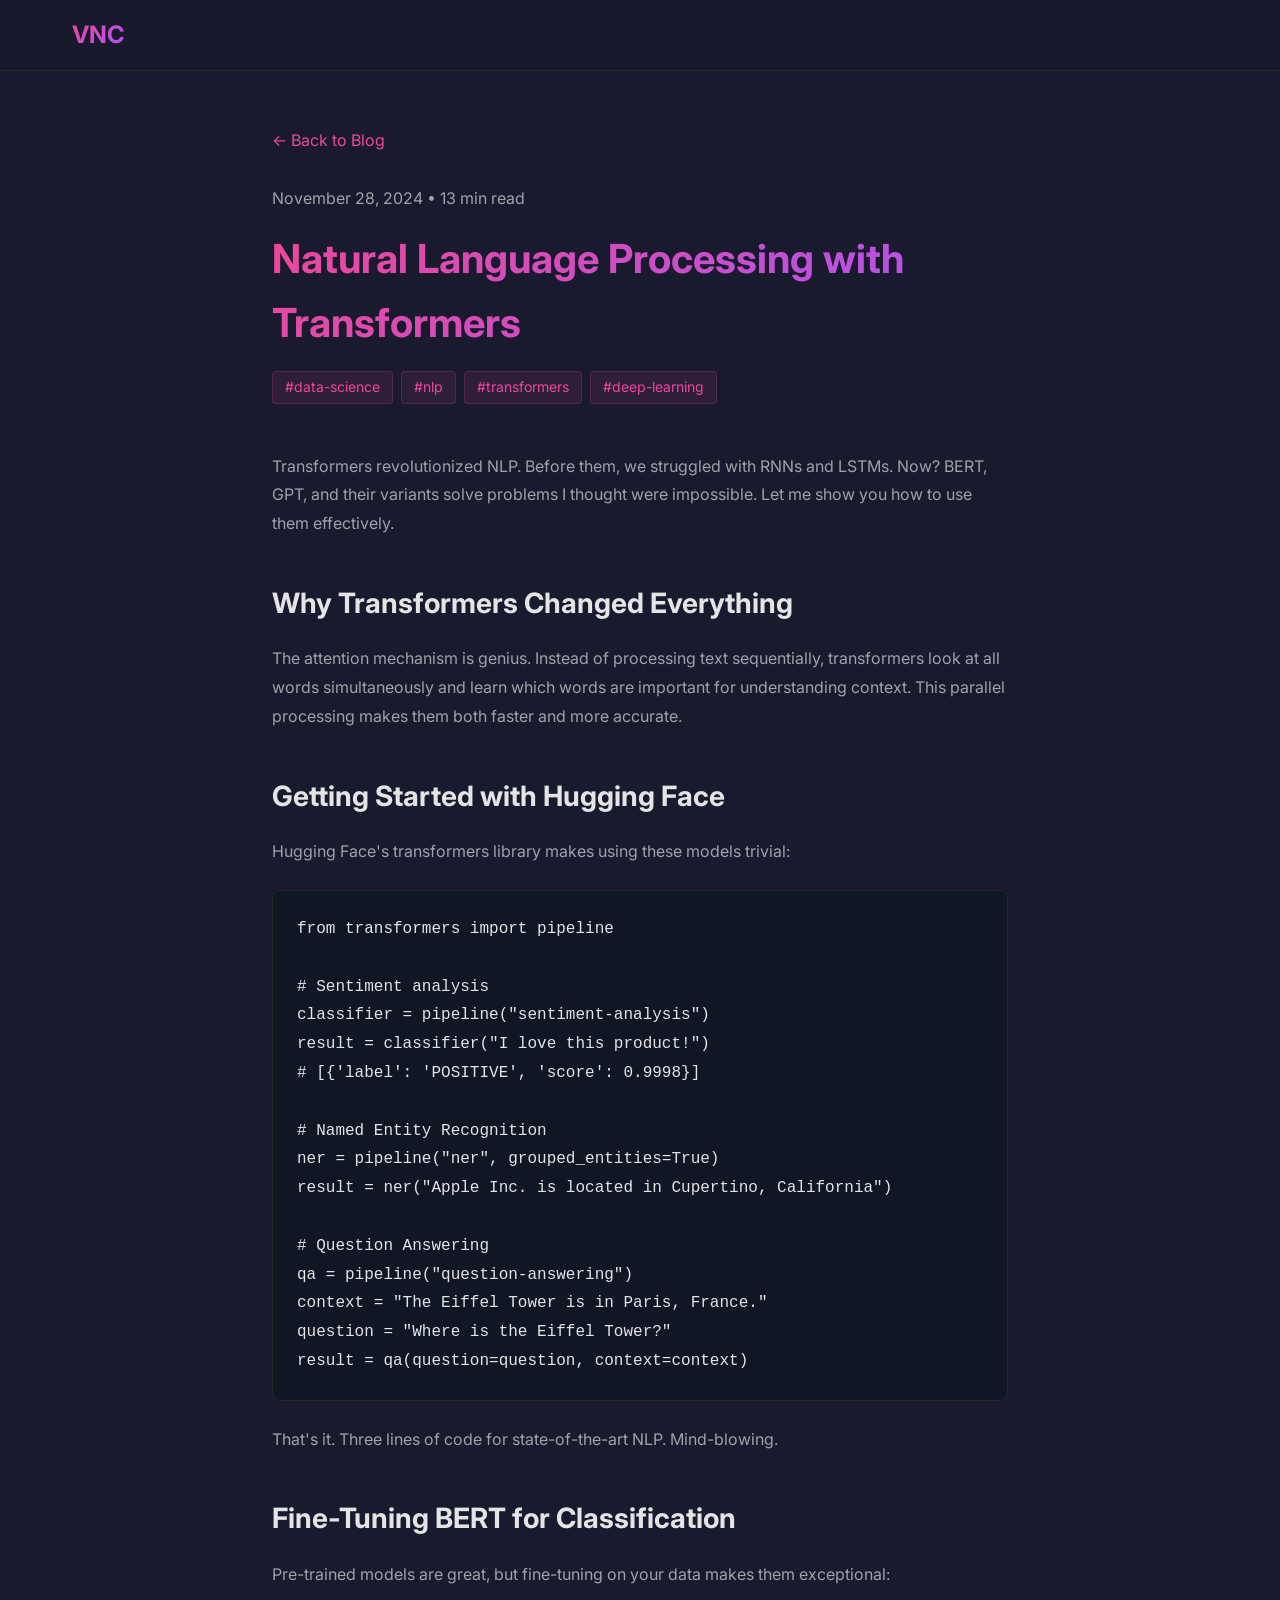
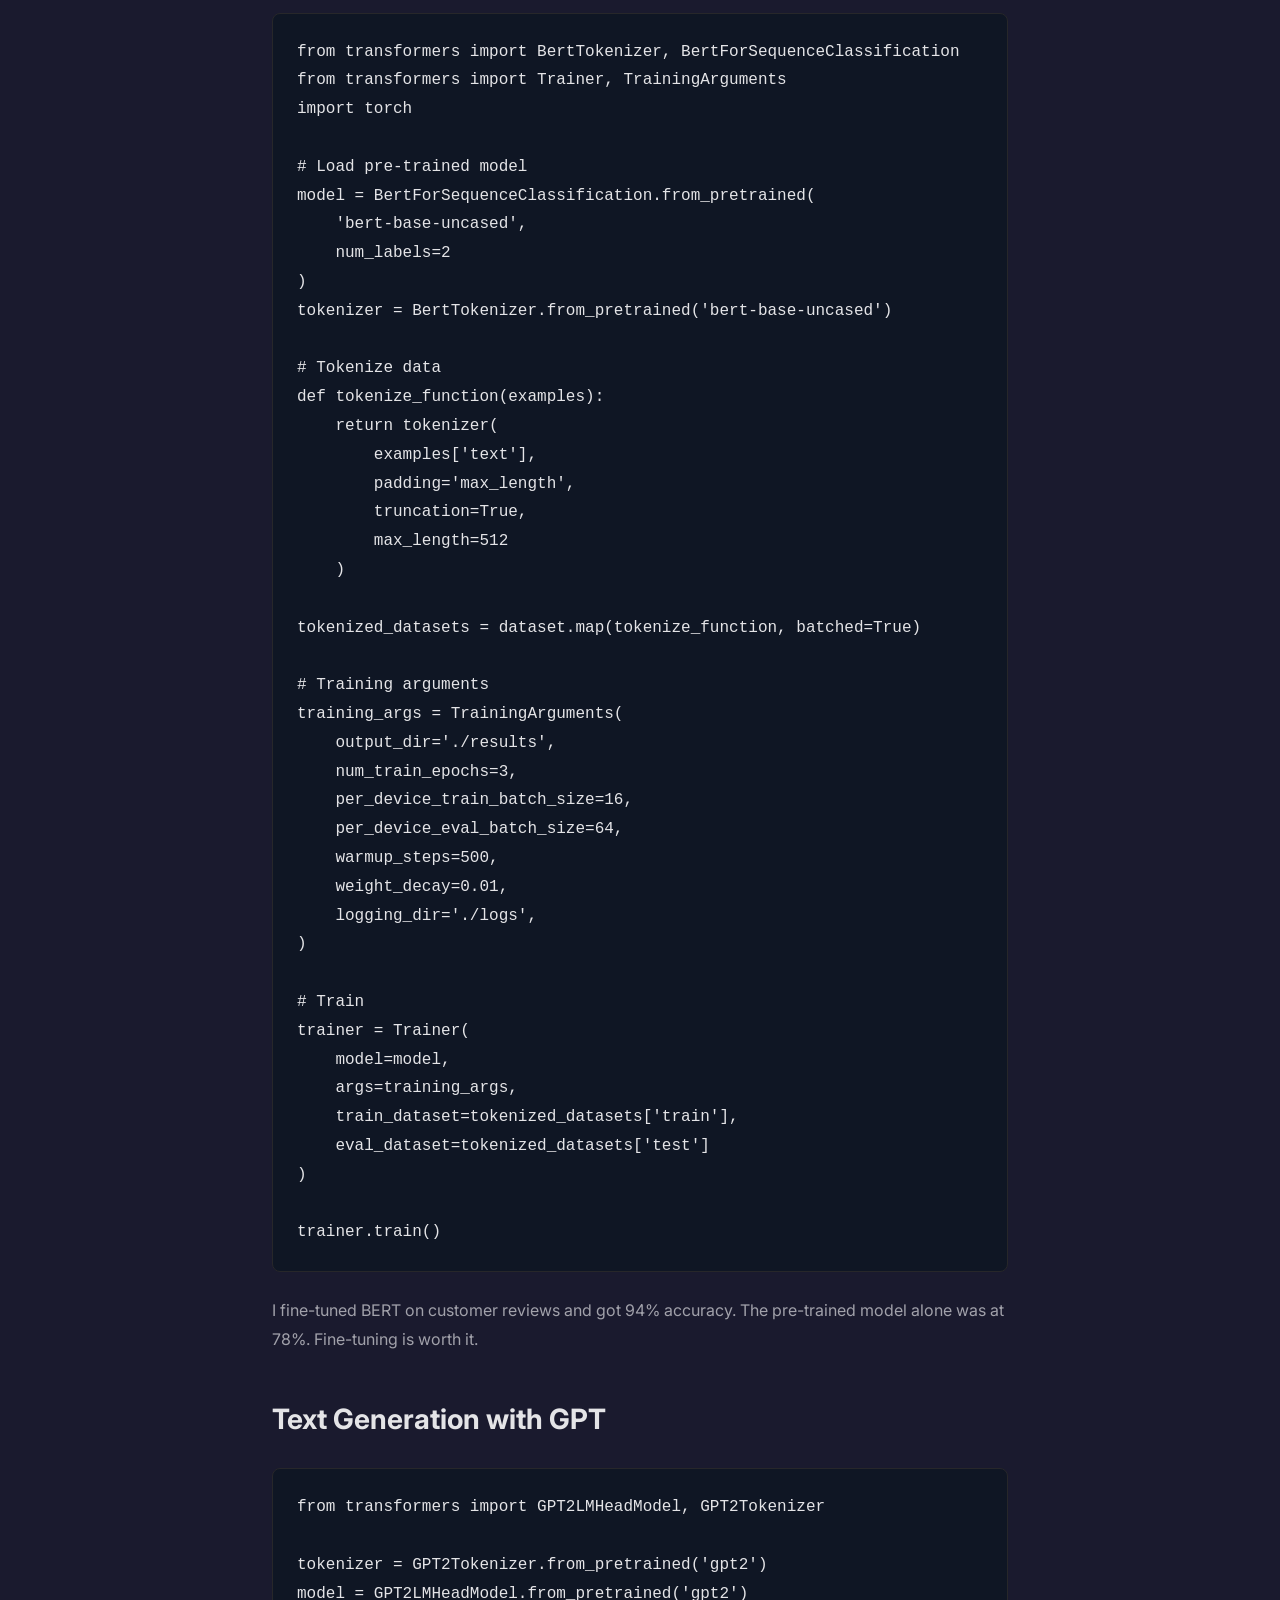
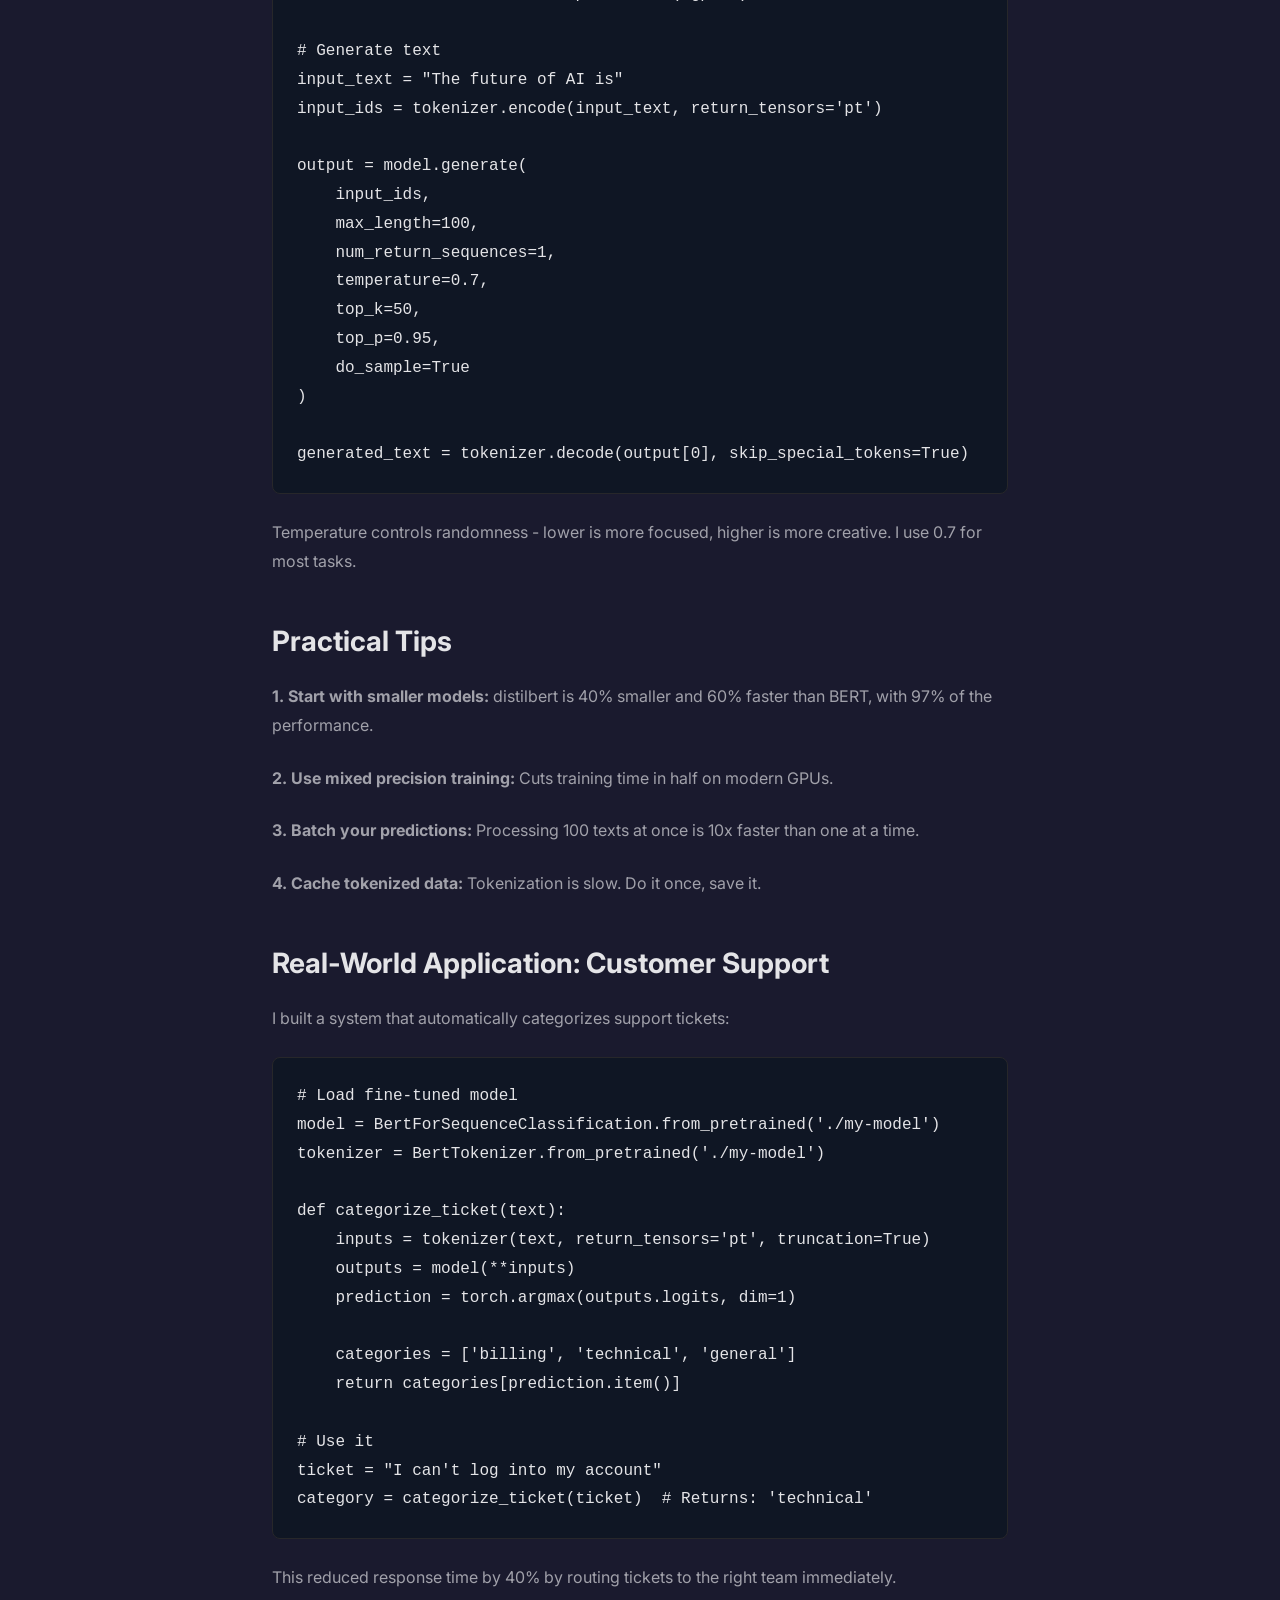
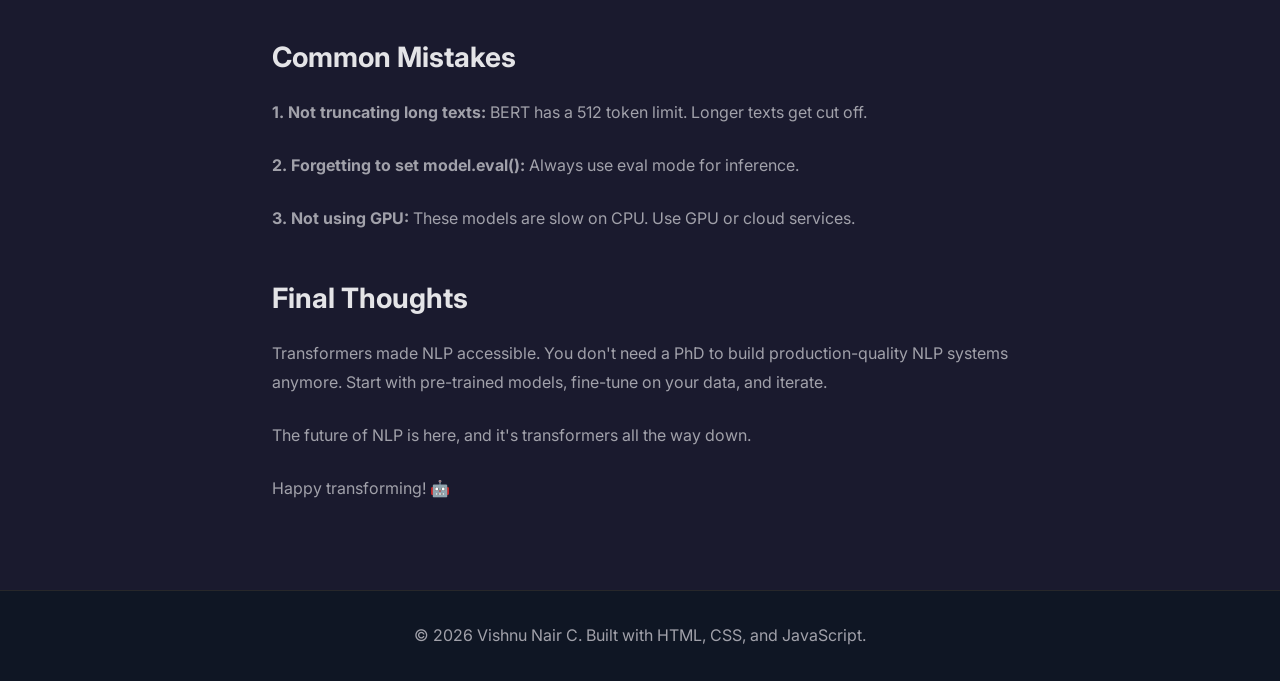
<file: blog/nlp-transformers.html>
<!DOCTYPE html>
<html lang="en">
<head>
    <meta charset="UTF-8">
    <meta name="viewport" content="width=device-width, initial-scale=1.0">
    <title>Natural Language Processing with Transformers - Vishnu Nair C</title>
    <link rel="stylesheet" href="../styles.css">
    <link rel="preconnect" href="https://fonts.googleapis.com">
    <link rel="preconnect" href="https://fonts.gstatic.com" crossorigin>
    <link href="https://fonts.googleapis.com/css2?family=Inter:wght@300;400;500;600;700&display=swap" rel="stylesheet">
    <style>
        .blog-post-container { max-width: 800px; margin: 0 auto; padding: 8rem 2rem 4rem; }
        .blog-post-header { margin-bottom: 3rem; }
        .blog-post-meta { color: var(--text-secondary); margin-bottom: 1rem; }
        .blog-post-content { line-height: 1.8; color: var(--text-secondary); }
        .blog-post-content h2 { color: var(--text-primary); margin-top: 2.5rem; margin-bottom: 1rem; font-size: 1.75rem; }
        .blog-post-content p { margin-bottom: 1.5rem; }
        .blog-post-content code { background: var(--bg-card); padding: 0.2rem 0.5rem; border-radius: 0.25rem; font-family: 'Courier New', monospace; color: var(--accent-primary); }
        .blog-post-content pre { background: var(--bg-card); padding: 1.5rem; border-radius: 0.5rem; overflow-x: auto; margin: 1.5rem 0; border: 1px solid var(--border-color); }
        .blog-post-content pre code { background: none; padding: 0; color: var(--text-primary); }
        .back-link { display: inline-block; color: var(--accent-primary); text-decoration: none; margin-bottom: 2rem; transition: color 0.3s ease; }
        .back-link:hover { color: var(--accent-secondary); }
    </style>
</head>
<body>
    <nav class="navbar">
        <div class="container">
            <div class="nav-brand">
                <a href="../index.html" style="text-decoration: none;"><span class="logo">VNC</span></a>
            </div>
        </div>
    </nav>

    <article class="blog-post-container">
        <a href="../index.html#blog" class="back-link">← Back to Blog</a>
        
        <header class="blog-post-header">
            <div class="blog-post-meta">November 28, 2024 • 13 min read</div>
            <h1 class="section-title">Natural Language Processing with Transformers</h1>
            <div class="blog-post-tags">
                <span class="blog-tag">#data-science</span>
                <span class="blog-tag">#nlp</span>
                <span class="blog-tag">#transformers</span>
                <span class="blog-tag">#deep-learning</span>
            </div>
        </header>

        <div class="blog-post-content">
            <p>Transformers revolutionized NLP. Before them, we struggled with RNNs and LSTMs. Now? BERT, GPT, and their variants solve problems I thought were impossible. Let me show you how to use them effectively.</p>

            <h2>Why Transformers Changed Everything</h2>
            
            <p>The attention mechanism is genius. Instead of processing text sequentially, transformers look at all words simultaneously and learn which words are important for understanding context. This parallel processing makes them both faster and more accurate.</p>

            <h2>Getting Started with Hugging Face</h2>

            <p>Hugging Face's transformers library makes using these models trivial:</p>

            <pre><code>from transformers import pipeline

# Sentiment analysis
classifier = pipeline("sentiment-analysis")
result = classifier("I love this product!")
# [{'label': 'POSITIVE', 'score': 0.9998}]

# Named Entity Recognition
ner = pipeline("ner", grouped_entities=True)
result = ner("Apple Inc. is located in Cupertino, California")

# Question Answering
qa = pipeline("question-answering")
context = "The Eiffel Tower is in Paris, France."
question = "Where is the Eiffel Tower?"
result = qa(question=question, context=context)</code></pre>

            <p>That's it. Three lines of code for state-of-the-art NLP. Mind-blowing.</p>

            <h2>Fine-Tuning BERT for Classification</h2>

            <p>Pre-trained models are great, but fine-tuning on your data makes them exceptional:</p>

            <pre><code>from transformers import BertTokenizer, BertForSequenceClassification
from transformers import Trainer, TrainingArguments
import torch

# Load pre-trained model
model = BertForSequenceClassification.from_pretrained(
    'bert-base-uncased',
    num_labels=2
)
tokenizer = BertTokenizer.from_pretrained('bert-base-uncased')

# Tokenize data
def tokenize_function(examples):
    return tokenizer(
        examples['text'],
        padding='max_length',
        truncation=True,
        max_length=512
    )

tokenized_datasets = dataset.map(tokenize_function, batched=True)

# Training arguments
training_args = TrainingArguments(
    output_dir='./results',
    num_train_epochs=3,
    per_device_train_batch_size=16,
    per_device_eval_batch_size=64,
    warmup_steps=500,
    weight_decay=0.01,
    logging_dir='./logs',
)

# Train
trainer = Trainer(
    model=model,
    args=training_args,
    train_dataset=tokenized_datasets['train'],
    eval_dataset=tokenized_datasets['test']
)

trainer.train()</code></pre>

            <p>I fine-tuned BERT on customer reviews and got 94% accuracy. The pre-trained model alone was at 78%. Fine-tuning is worth it.</p>

            <h2>Text Generation with GPT</h2>

            <pre><code>from transformers import GPT2LMHeadModel, GPT2Tokenizer

tokenizer = GPT2Tokenizer.from_pretrained('gpt2')
model = GPT2LMHeadModel.from_pretrained('gpt2')

# Generate text
input_text = "The future of AI is"
input_ids = tokenizer.encode(input_text, return_tensors='pt')

output = model.generate(
    input_ids,
    max_length=100,
    num_return_sequences=1,
    temperature=0.7,
    top_k=50,
    top_p=0.95,
    do_sample=True
)

generated_text = tokenizer.decode(output[0], skip_special_tokens=True)</code></pre>

            <p>Temperature controls randomness - lower is more focused, higher is more creative. I use 0.7 for most tasks.</p>

            <h2>Practical Tips</h2>

            <p><strong>1. Start with smaller models:</strong> distilbert is 40% smaller and 60% faster than BERT, with 97% of the performance.</p>

            <p><strong>2. Use mixed precision training:</strong> Cuts training time in half on modern GPUs.</p>

            <p><strong>3. Batch your predictions:</strong> Processing 100 texts at once is 10x faster than one at a time.</p>

            <p><strong>4. Cache tokenized data:</strong> Tokenization is slow. Do it once, save it.</p>

            <h2>Real-World Application: Customer Support</h2>

            <p>I built a system that automatically categorizes support tickets:</p>

            <pre><code># Load fine-tuned model
model = BertForSequenceClassification.from_pretrained('./my-model')
tokenizer = BertTokenizer.from_pretrained('./my-model')

def categorize_ticket(text):
    inputs = tokenizer(text, return_tensors='pt', truncation=True)
    outputs = model(**inputs)
    prediction = torch.argmax(outputs.logits, dim=1)
    
    categories = ['billing', 'technical', 'general']
    return categories[prediction.item()]

# Use it
ticket = "I can't log into my account"
category = categorize_ticket(ticket)  # Returns: 'technical'</code></pre>

            <p>This reduced response time by 40% by routing tickets to the right team immediately.</p>

            <h2>Common Mistakes</h2>

            <p><strong>1. Not truncating long texts:</strong> BERT has a 512 token limit. Longer texts get cut off.</p>

            <p><strong>2. Forgetting to set model.eval():</strong> Always use eval mode for inference.</p>

            <p><strong>3. Not using GPU:</strong> These models are slow on CPU. Use GPU or cloud services.</p>

            <h2>Final Thoughts</h2>

            <p>Transformers made NLP accessible. You don't need a PhD to build production-quality NLP systems anymore. Start with pre-trained models, fine-tune on your data, and iterate.</p>

            <p>The future of NLP is here, and it's transformers all the way down.</p>

            <p>Happy transforming! 🤖</p>
        </div>
    </article>

    <footer class="footer">
        <div class="container">
            <p>&copy; 2026 Vishnu Nair C. Built with HTML, CSS, and JavaScript.</p>
        </div>
    </footer>
</body>
</html>
</file>
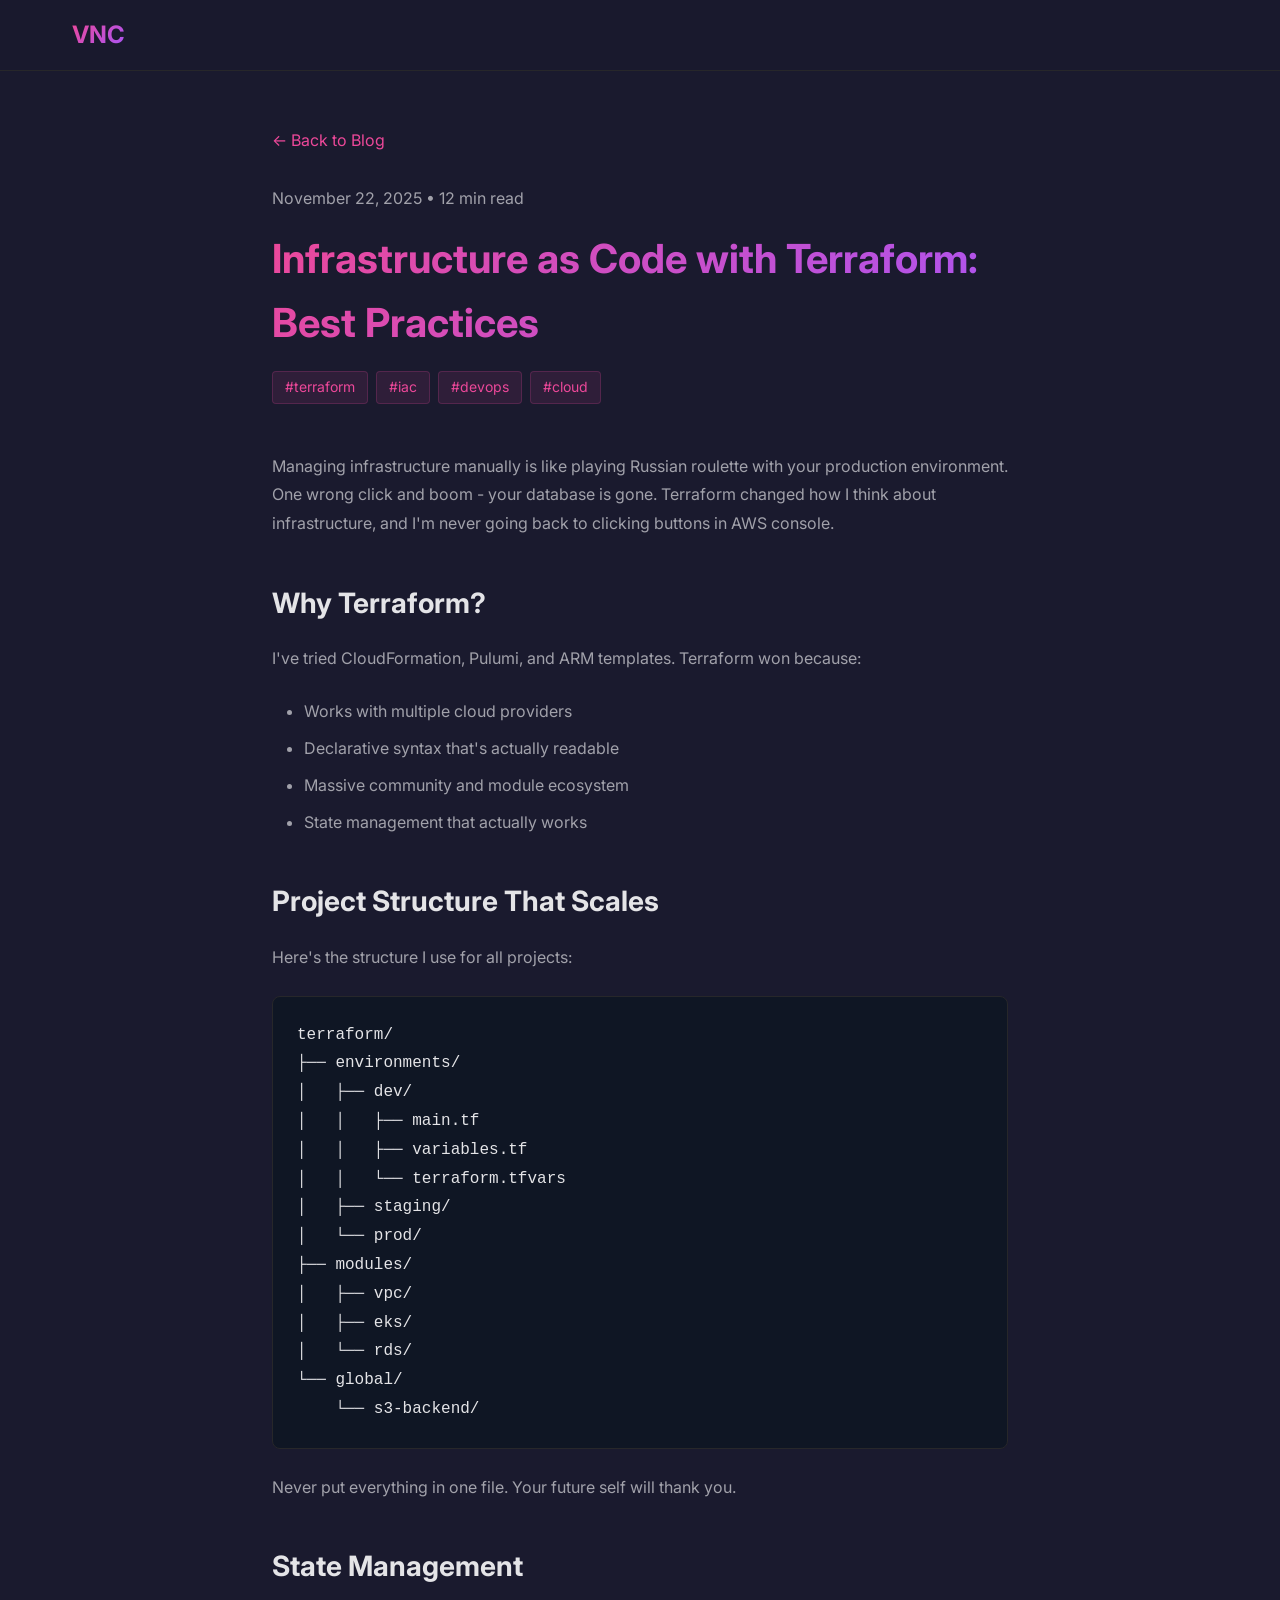
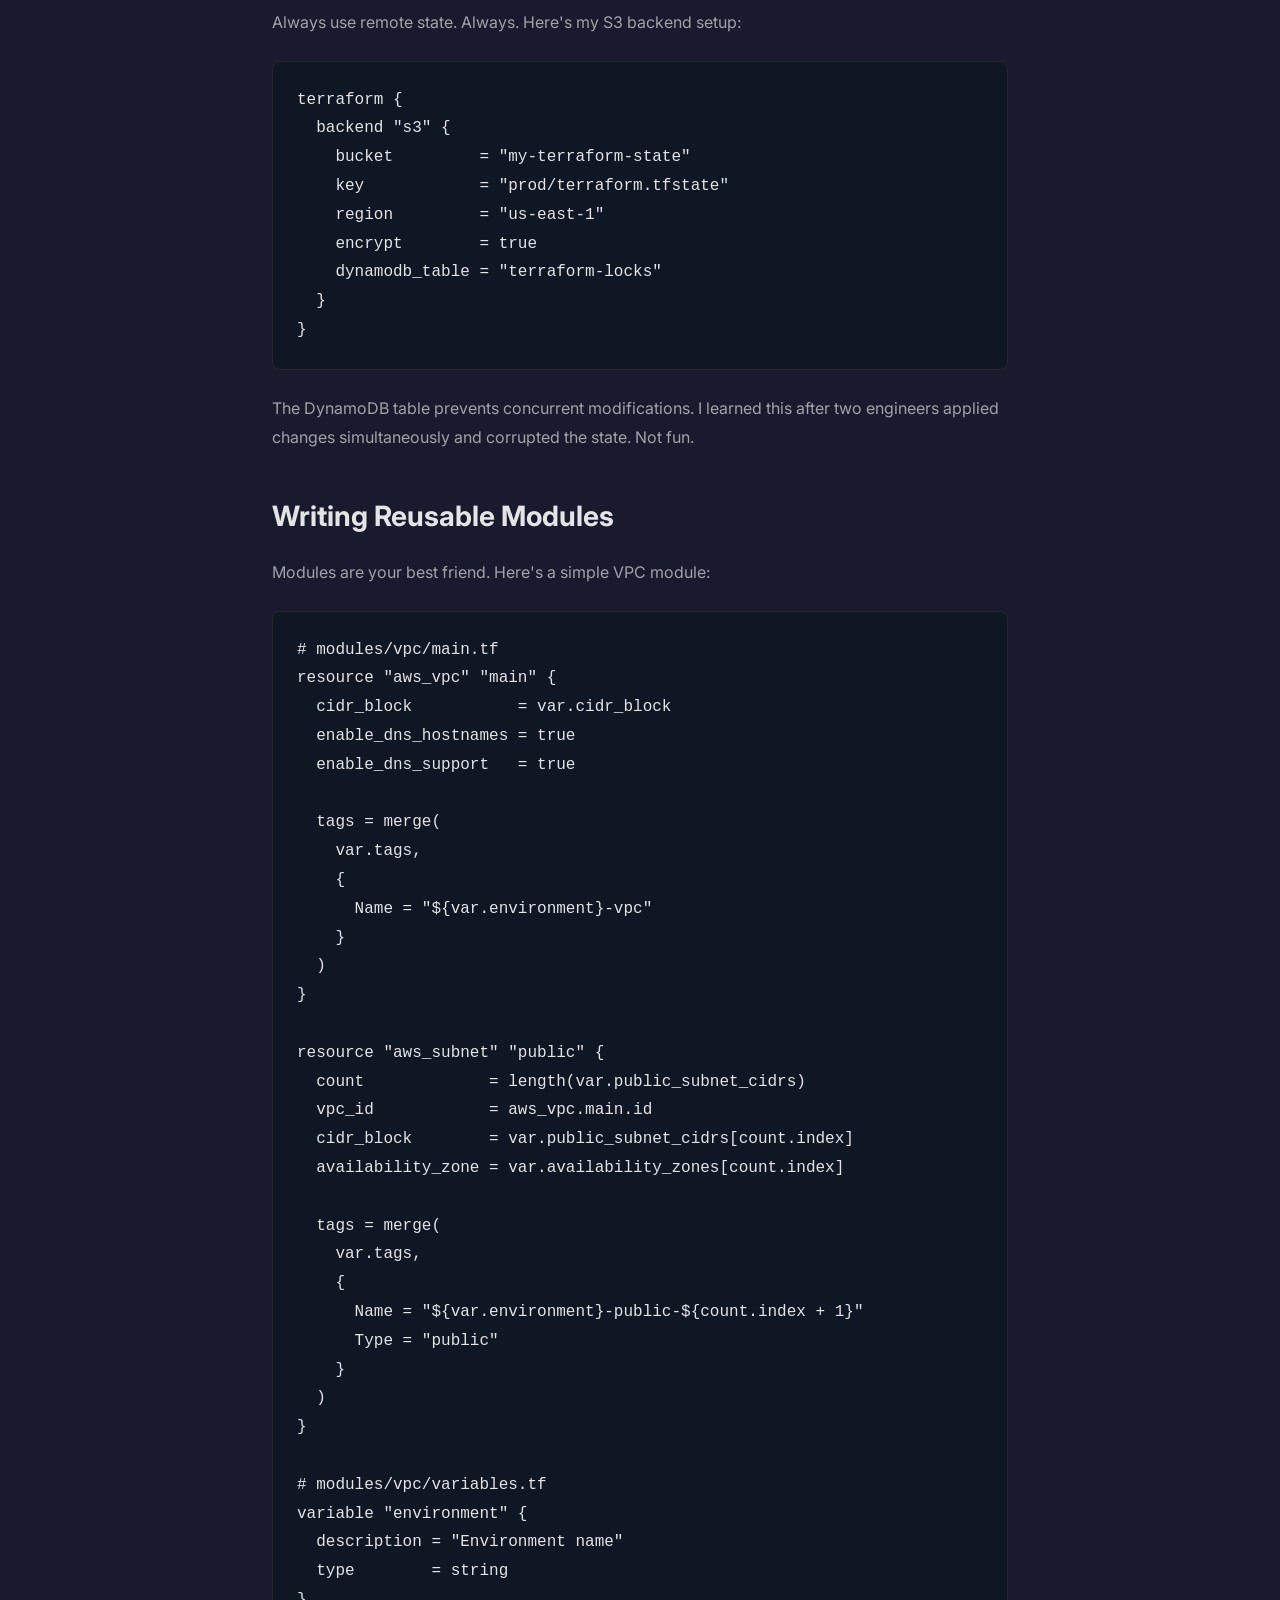
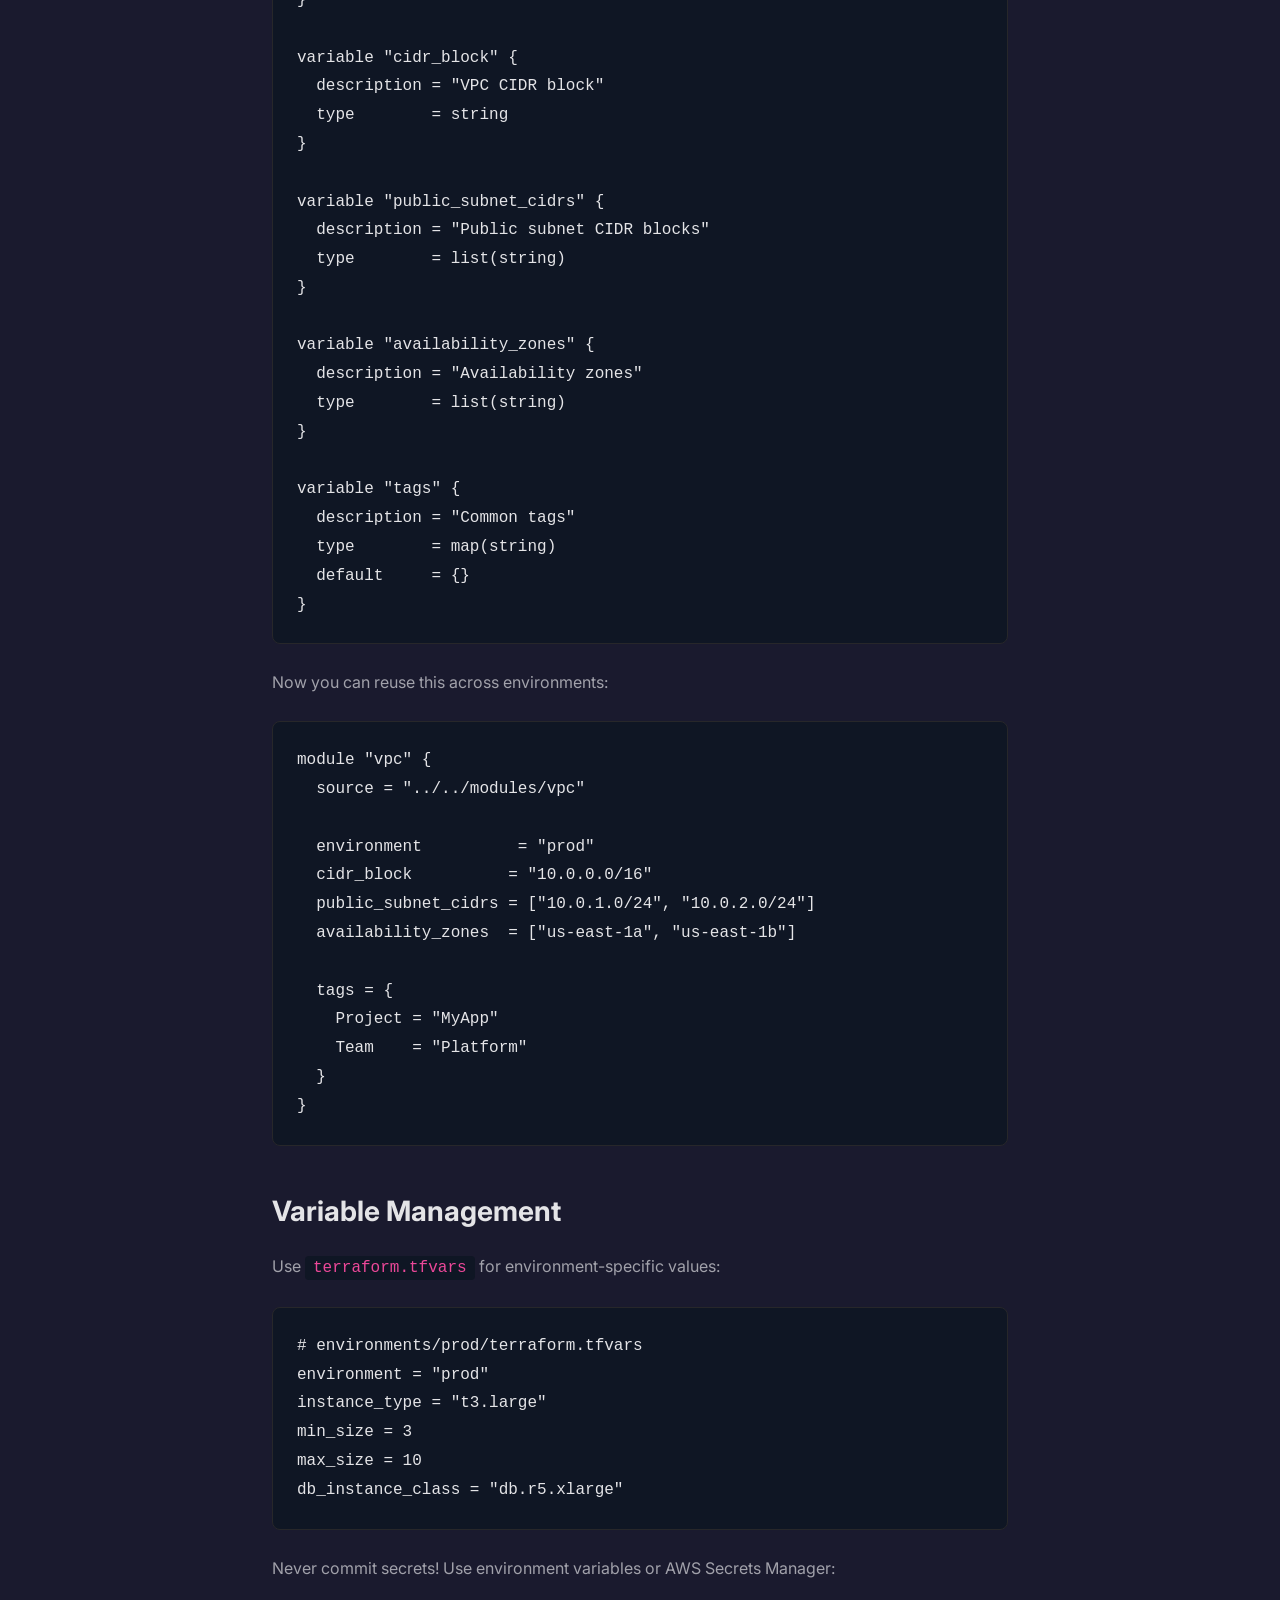
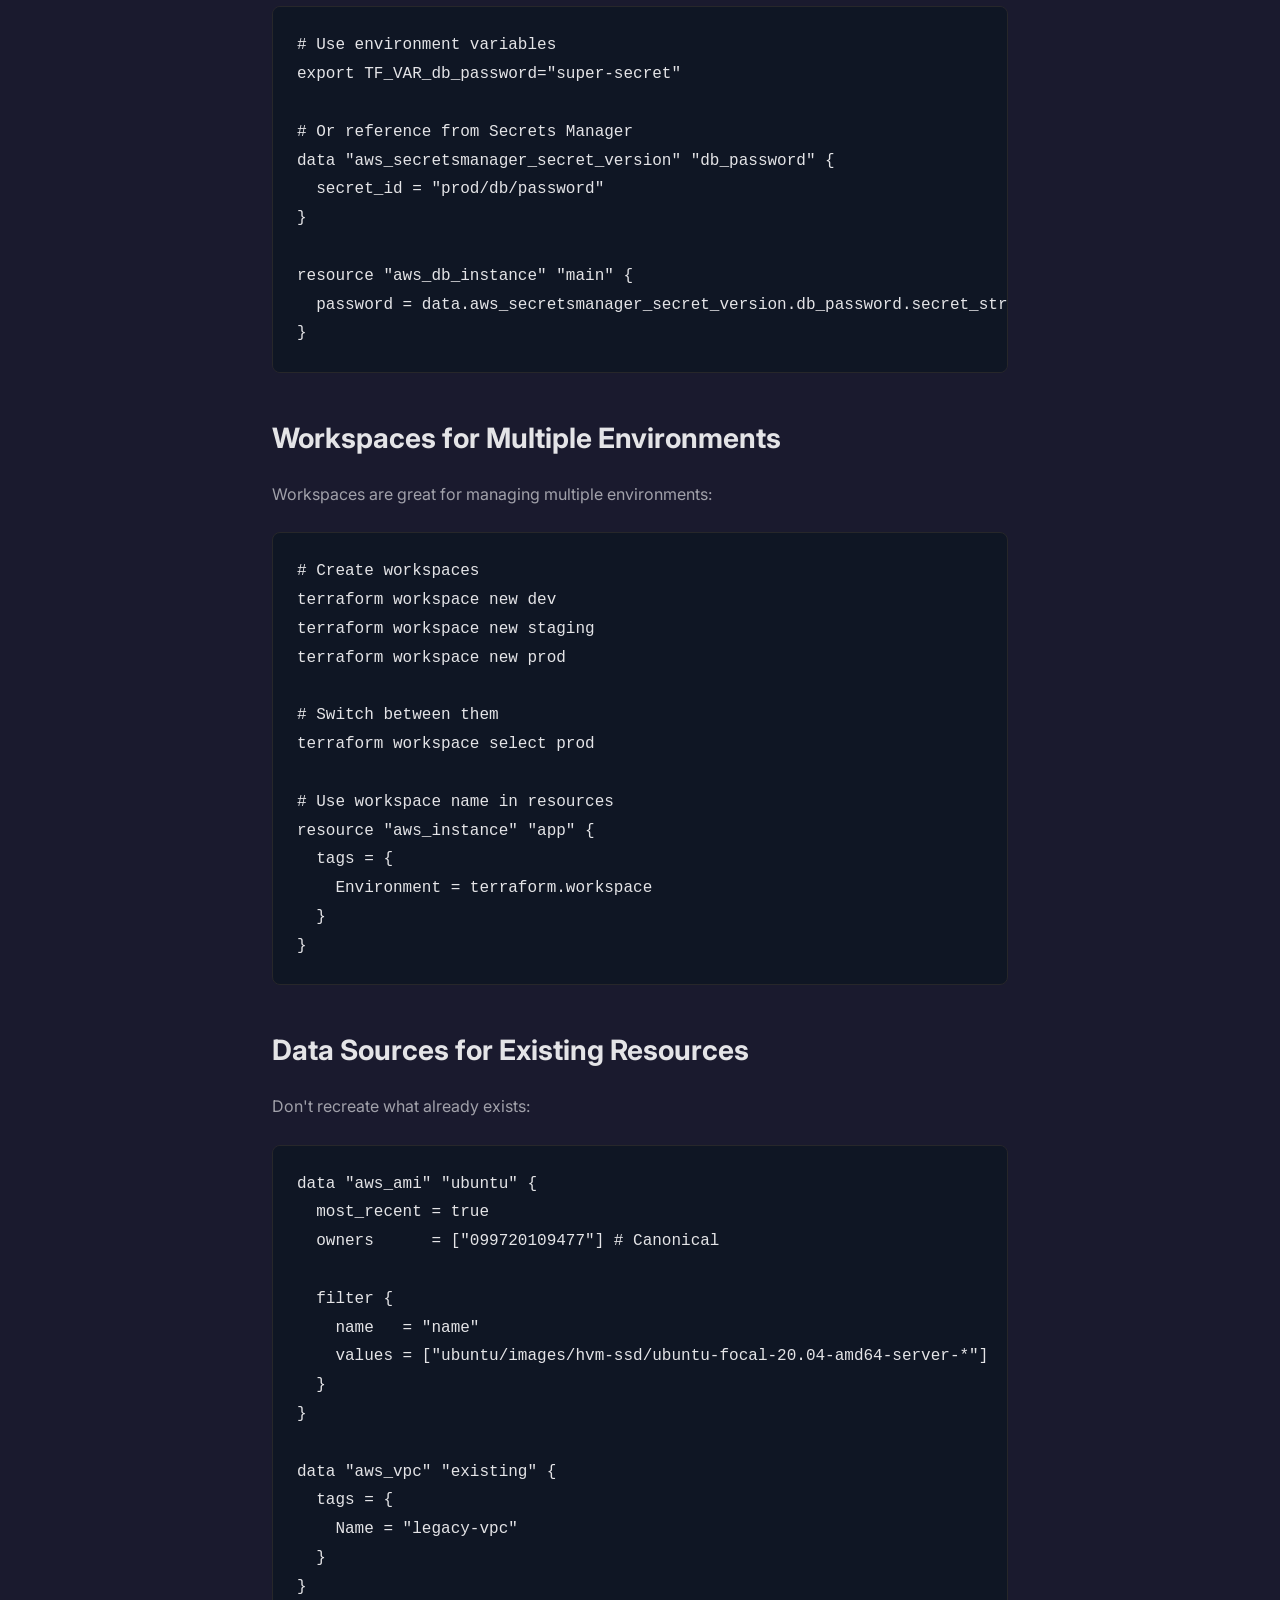
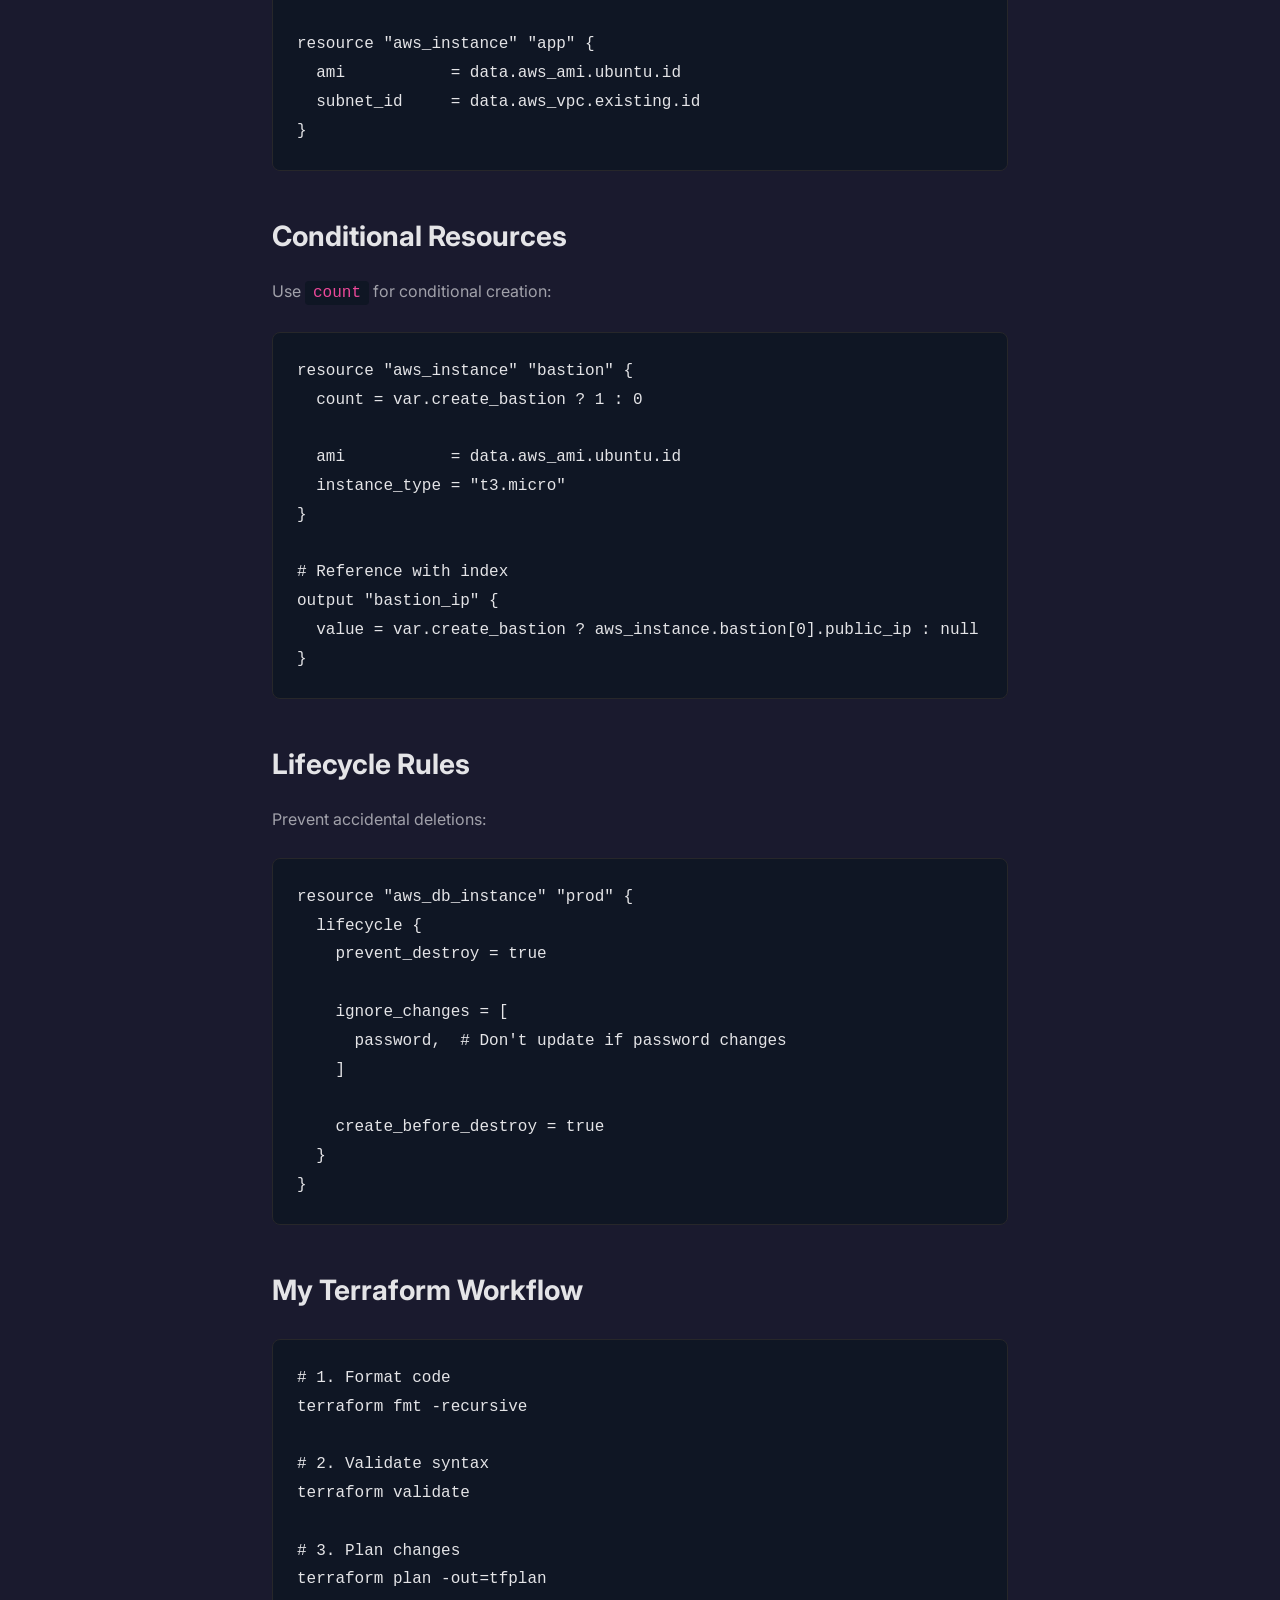
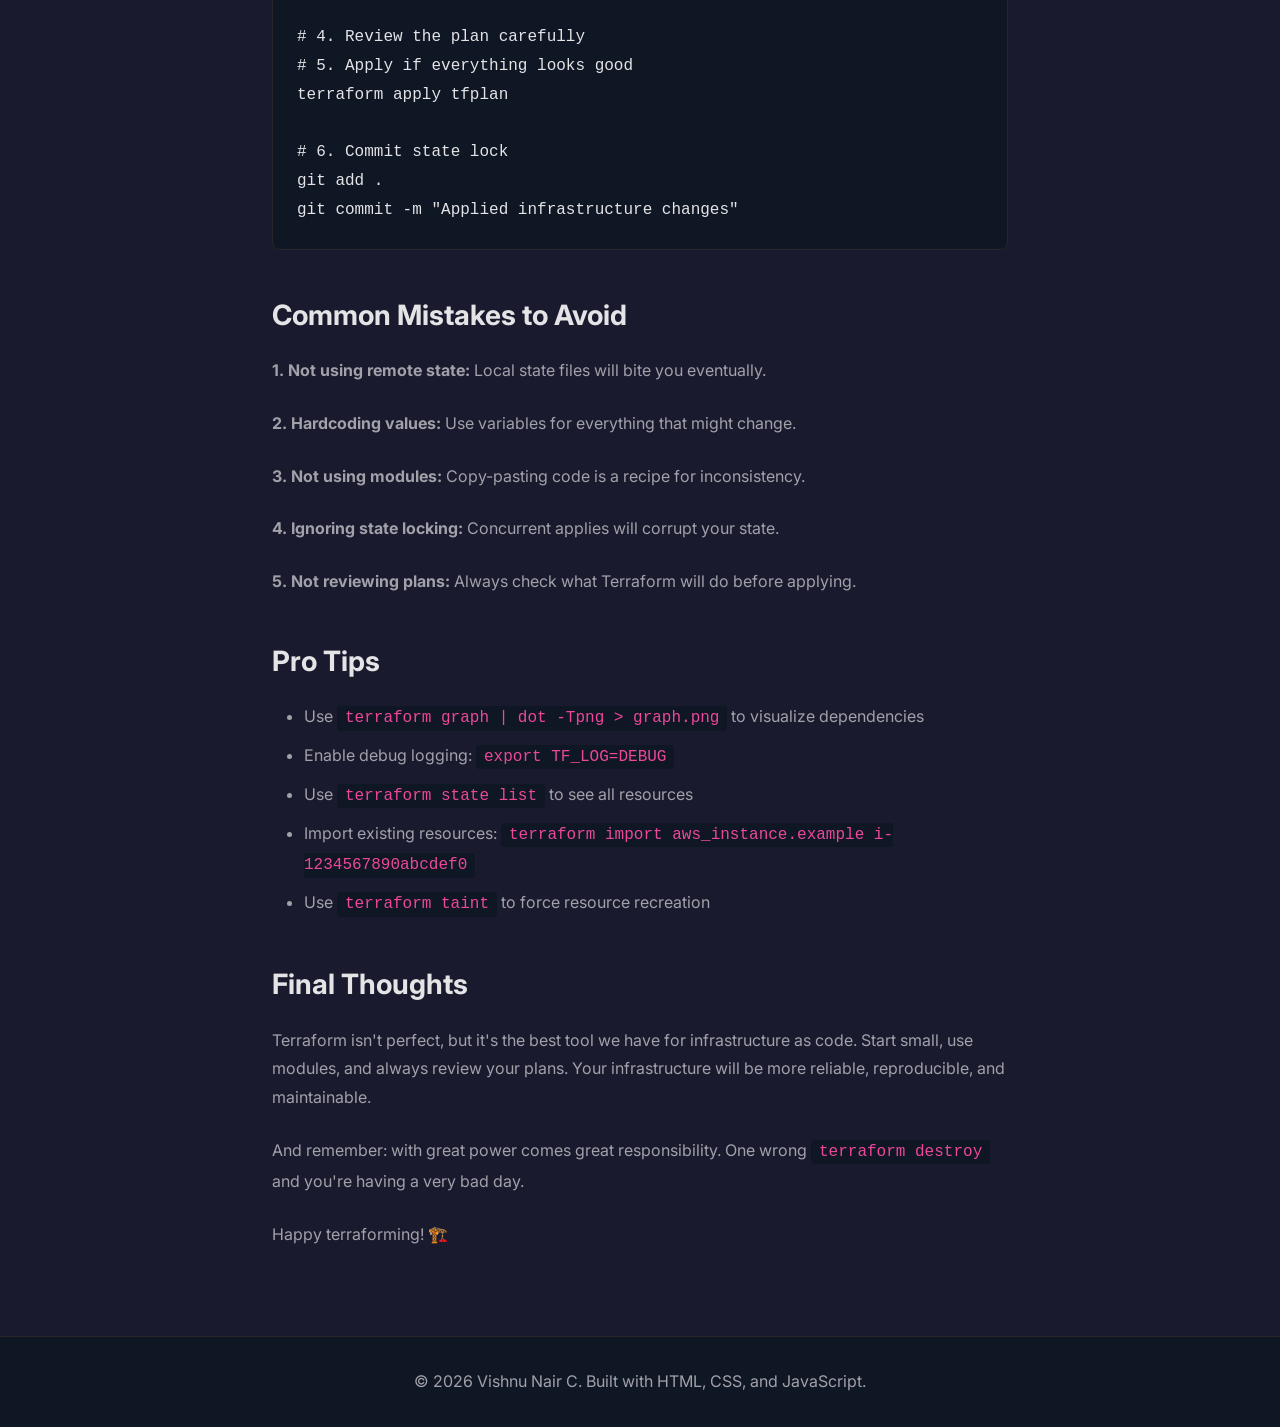
<file: blog/terraform-iac.html>
<!DOCTYPE html>
<html lang="en">
<head>
    <meta charset="UTF-8">
    <meta name="viewport" content="width=device-width, initial-scale=1.0">
    <title>Infrastructure as Code with Terraform: Best Practices - Vishnu Nair C</title>
    <link rel="stylesheet" href="../styles.css">
    <link rel="preconnect" href="https://fonts.googleapis.com">
    <link rel="preconnect" href="https://fonts.gstatic.com" crossorigin>
    <link href="https://fonts.googleapis.com/css2?family=Inter:wght@300;400;500;600;700&display=swap" rel="stylesheet">
    <style>
        .blog-post-container { max-width: 800px; margin: 0 auto; padding: 8rem 2rem 4rem; }
        .blog-post-header { margin-bottom: 3rem; }
        .blog-post-meta { color: var(--text-secondary); margin-bottom: 1rem; }
        .blog-post-content { line-height: 1.8; color: var(--text-secondary); }
        .blog-post-content h2 { color: var(--text-primary); margin-top: 2.5rem; margin-bottom: 1rem; font-size: 1.75rem; }
        .blog-post-content h3 { color: var(--text-primary); margin-top: 2rem; margin-bottom: 0.75rem; font-size: 1.35rem; }
        .blog-post-content p { margin-bottom: 1.5rem; }
        .blog-post-content code { background: var(--bg-card); padding: 0.2rem 0.5rem; border-radius: 0.25rem; font-family: 'Courier New', monospace; color: var(--accent-primary); }
        .blog-post-content pre { background: var(--bg-card); padding: 1.5rem; border-radius: 0.5rem; overflow-x: auto; margin: 1.5rem 0; border: 1px solid var(--border-color); }
        .blog-post-content pre code { background: none; padding: 0; color: var(--text-primary); }
        .blog-post-content ul { margin-bottom: 1.5rem; padding-left: 2rem; }
        .blog-post-content li { margin-bottom: 0.5rem; }
        .back-link { display: inline-block; color: var(--accent-primary); text-decoration: none; margin-bottom: 2rem; transition: color 0.3s ease; }
        .back-link:hover { color: var(--accent-secondary); }
    </style>
</head>
<body>
    <nav class="navbar">
        <div class="container">
            <div class="nav-brand">
                <a href="../index.html" style="text-decoration: none;">
                    <span class="logo">VNC</span>
                </a>
            </div>
        </div>
    </nav>

    <article class="blog-post-container">
        <a href="../index.html#blog" class="back-link">← Back to Blog</a>
        
        <header class="blog-post-header">
            <div class="blog-post-meta">November 22, 2025 • 12 min read</div>
            <h1 class="section-title">Infrastructure as Code with Terraform: Best Practices</h1>
            <div class="blog-post-tags">
                <span class="blog-tag">#terraform</span>
                <span class="blog-tag">#iac</span>
                <span class="blog-tag">#devops</span>
                <span class="blog-tag">#cloud</span>
            </div>
        </header>

        <div class="blog-post-content">
            <p>Managing infrastructure manually is like playing Russian roulette with your production environment. One wrong click and boom - your database is gone. Terraform changed how I think about infrastructure, and I'm never going back to clicking buttons in AWS console.</p>

            <h2>Why Terraform?</h2>
            
            <p>I've tried CloudFormation, Pulumi, and ARM templates. Terraform won because:</p>
            <ul>
                <li>Works with multiple cloud providers</li>
                <li>Declarative syntax that's actually readable</li>
                <li>Massive community and module ecosystem</li>
                <li>State management that actually works</li>
            </ul>

            <h2>Project Structure That Scales</h2>

            <p>Here's the structure I use for all projects:</p>

            <pre><code>terraform/
├── environments/
│   ├── dev/
│   │   ├── main.tf
│   │   ├── variables.tf
│   │   └── terraform.tfvars
│   ├── staging/
│   └── prod/
├── modules/
│   ├── vpc/
│   ├── eks/
│   └── rds/
└── global/
    └── s3-backend/</code></pre>

            <p>Never put everything in one file. Your future self will thank you.</p>

            <h2>State Management</h2>

            <p>Always use remote state. Always. Here's my S3 backend setup:</p>

            <pre><code>terraform {
  backend "s3" {
    bucket         = "my-terraform-state"
    key            = "prod/terraform.tfstate"
    region         = "us-east-1"
    encrypt        = true
    dynamodb_table = "terraform-locks"
  }
}</code></pre>

            <p>The DynamoDB table prevents concurrent modifications. I learned this after two engineers applied changes simultaneously and corrupted the state. Not fun.</p>

            <h2>Writing Reusable Modules</h2>

            <p>Modules are your best friend. Here's a simple VPC module:</p>

            <pre><code># modules/vpc/main.tf
resource "aws_vpc" "main" {
  cidr_block           = var.cidr_block
  enable_dns_hostnames = true
  enable_dns_support   = true

  tags = merge(
    var.tags,
    {
      Name = "${var.environment}-vpc"
    }
  )
}

resource "aws_subnet" "public" {
  count             = length(var.public_subnet_cidrs)
  vpc_id            = aws_vpc.main.id
  cidr_block        = var.public_subnet_cidrs[count.index]
  availability_zone = var.availability_zones[count.index]

  tags = merge(
    var.tags,
    {
      Name = "${var.environment}-public-${count.index + 1}"
      Type = "public"
    }
  )
}

# modules/vpc/variables.tf
variable "environment" {
  description = "Environment name"
  type        = string
}

variable "cidr_block" {
  description = "VPC CIDR block"
  type        = string
}

variable "public_subnet_cidrs" {
  description = "Public subnet CIDR blocks"
  type        = list(string)
}

variable "availability_zones" {
  description = "Availability zones"
  type        = list(string)
}

variable "tags" {
  description = "Common tags"
  type        = map(string)
  default     = {}
}</code></pre>

            <p>Now you can reuse this across environments:</p>

            <pre><code>module "vpc" {
  source = "../../modules/vpc"

  environment          = "prod"
  cidr_block          = "10.0.0.0/16"
  public_subnet_cidrs = ["10.0.1.0/24", "10.0.2.0/24"]
  availability_zones  = ["us-east-1a", "us-east-1b"]

  tags = {
    Project = "MyApp"
    Team    = "Platform"
  }
}</code></pre>

            <h2>Variable Management</h2>

            <p>Use <code>terraform.tfvars</code> for environment-specific values:</p>

            <pre><code># environments/prod/terraform.tfvars
environment = "prod"
instance_type = "t3.large"
min_size = 3
max_size = 10
db_instance_class = "db.r5.xlarge"</code></pre>

            <p>Never commit secrets! Use environment variables or AWS Secrets Manager:</p>

            <pre><code># Use environment variables
export TF_VAR_db_password="super-secret"

# Or reference from Secrets Manager
data "aws_secretsmanager_secret_version" "db_password" {
  secret_id = "prod/db/password"
}

resource "aws_db_instance" "main" {
  password = data.aws_secretsmanager_secret_version.db_password.secret_string
}</code></pre>

            <h2>Workspaces for Multiple Environments</h2>

            <p>Workspaces are great for managing multiple environments:</p>

            <pre><code># Create workspaces
terraform workspace new dev
terraform workspace new staging
terraform workspace new prod

# Switch between them
terraform workspace select prod

# Use workspace name in resources
resource "aws_instance" "app" {
  tags = {
    Environment = terraform.workspace
  }
}</code></pre>

            <h2>Data Sources for Existing Resources</h2>

            <p>Don't recreate what already exists:</p>

            <pre><code>data "aws_ami" "ubuntu" {
  most_recent = true
  owners      = ["099720109477"] # Canonical

  filter {
    name   = "name"
    values = ["ubuntu/images/hvm-ssd/ubuntu-focal-20.04-amd64-server-*"]
  }
}

data "aws_vpc" "existing" {
  tags = {
    Name = "legacy-vpc"
  }
}

resource "aws_instance" "app" {
  ami           = data.aws_ami.ubuntu.id
  subnet_id     = data.aws_vpc.existing.id
}</code></pre>

            <h2>Conditional Resources</h2>

            <p>Use <code>count</code> for conditional creation:</p>

            <pre><code>resource "aws_instance" "bastion" {
  count = var.create_bastion ? 1 : 0
  
  ami           = data.aws_ami.ubuntu.id
  instance_type = "t3.micro"
}

# Reference with index
output "bastion_ip" {
  value = var.create_bastion ? aws_instance.bastion[0].public_ip : null
}</code></pre>

            <h2>Lifecycle Rules</h2>

            <p>Prevent accidental deletions:</p>

            <pre><code>resource "aws_db_instance" "prod" {
  lifecycle {
    prevent_destroy = true
    
    ignore_changes = [
      password,  # Don't update if password changes
    ]
    
    create_before_destroy = true
  }
}</code></pre>

            <h2>My Terraform Workflow</h2>

            <pre><code># 1. Format code
terraform fmt -recursive

# 2. Validate syntax
terraform validate

# 3. Plan changes
terraform plan -out=tfplan

# 4. Review the plan carefully
# 5. Apply if everything looks good
terraform apply tfplan

# 6. Commit state lock
git add .
git commit -m "Applied infrastructure changes"</code></pre>

            <h2>Common Mistakes to Avoid</h2>

            <p><strong>1. Not using remote state:</strong> Local state files will bite you eventually.</p>

            <p><strong>2. Hardcoding values:</strong> Use variables for everything that might change.</p>

            <p><strong>3. Not using modules:</strong> Copy-pasting code is a recipe for inconsistency.</p>

            <p><strong>4. Ignoring state locking:</strong> Concurrent applies will corrupt your state.</p>

            <p><strong>5. Not reviewing plans:</strong> Always check what Terraform will do before applying.</p>

            <h2>Pro Tips</h2>

            <ul>
                <li>Use <code>terraform graph | dot -Tpng > graph.png</code> to visualize dependencies</li>
                <li>Enable debug logging: <code>export TF_LOG=DEBUG</code></li>
                <li>Use <code>terraform state list</code> to see all resources</li>
                <li>Import existing resources: <code>terraform import aws_instance.example i-1234567890abcdef0</code></li>
                <li>Use <code>terraform taint</code> to force resource recreation</li>
            </ul>

            <h2>Final Thoughts</h2>

            <p>Terraform isn't perfect, but it's the best tool we have for infrastructure as code. Start small, use modules, and always review your plans. Your infrastructure will be more reliable, reproducible, and maintainable.</p>

            <p>And remember: with great power comes great responsibility. One wrong <code>terraform destroy</code> and you're having a very bad day.</p>

            <p>Happy terraforming! 🏗️</p>
        </div>
    </article>

    <footer class="footer">
        <div class="container">
            <p>&copy; 2026 Vishnu Nair C. Built with HTML, CSS, and JavaScript.</p>
        </div>
    </footer>
</body>
</html>
</file>
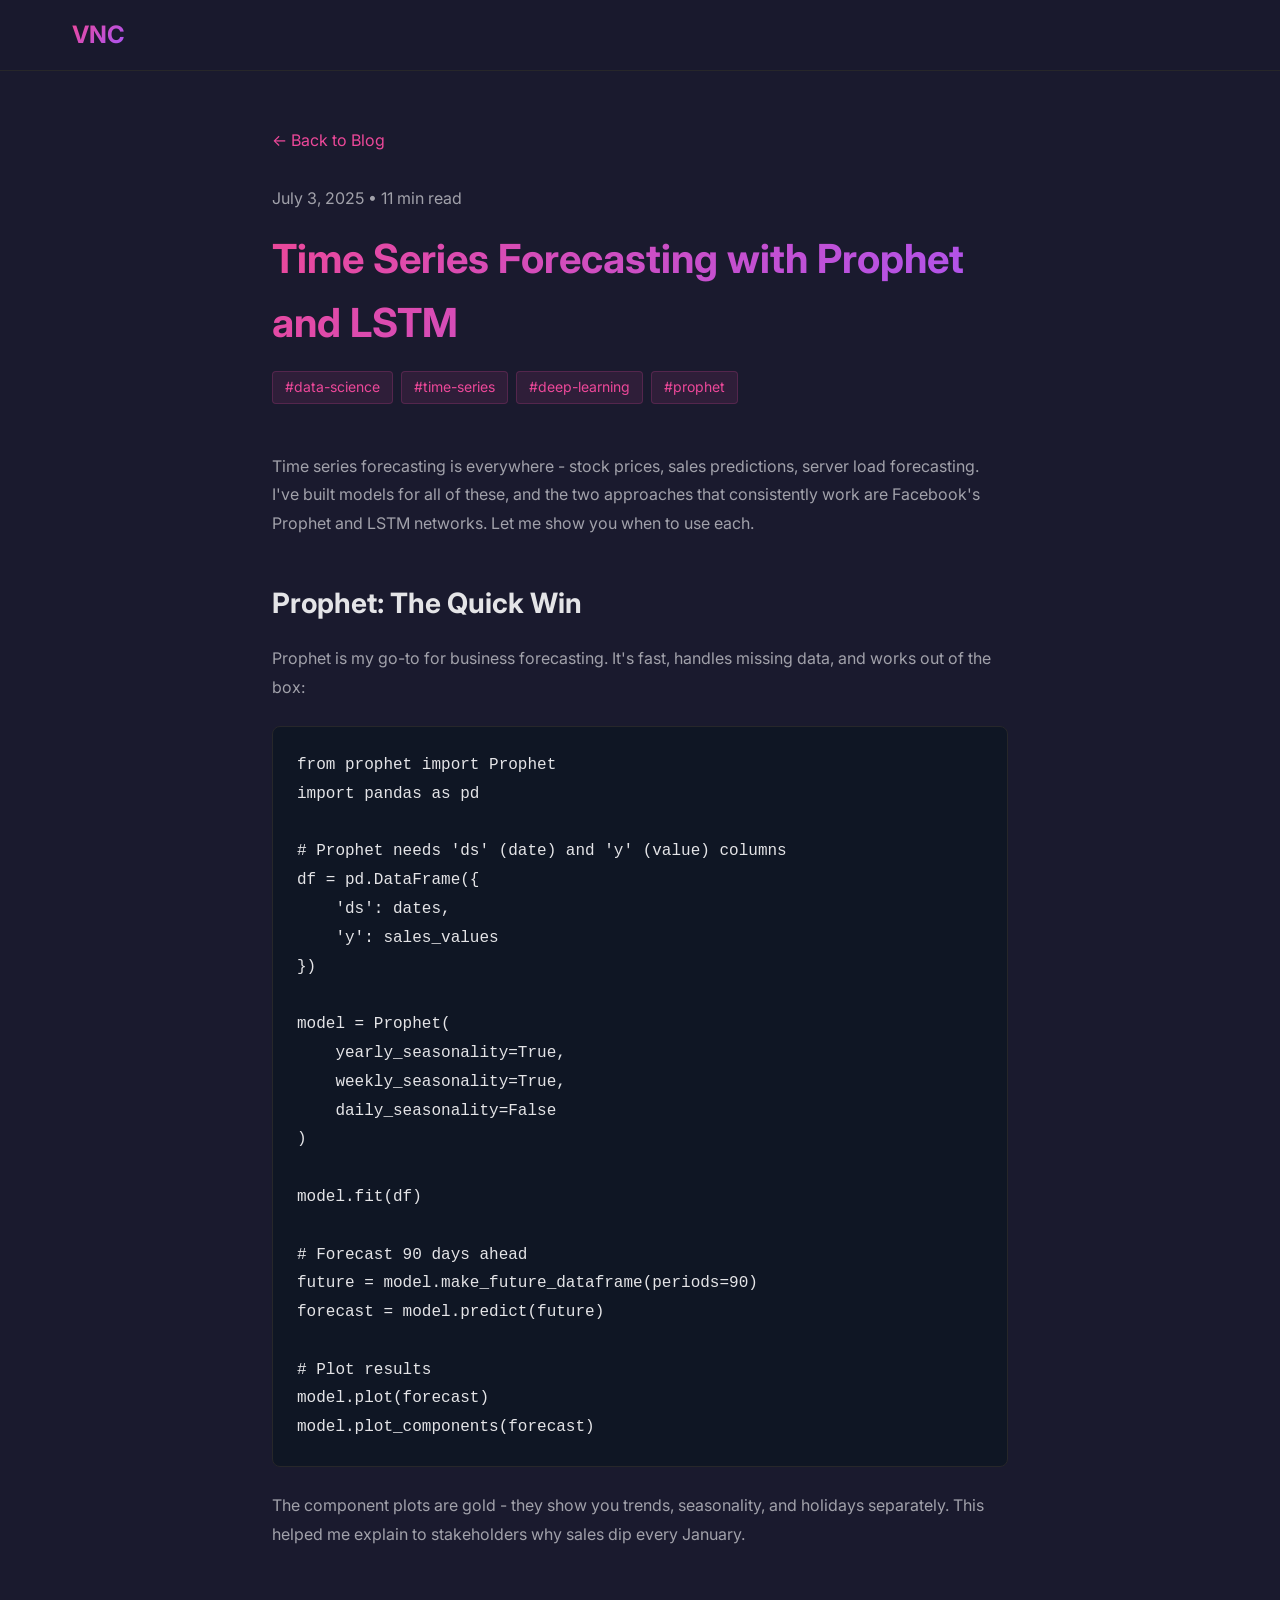
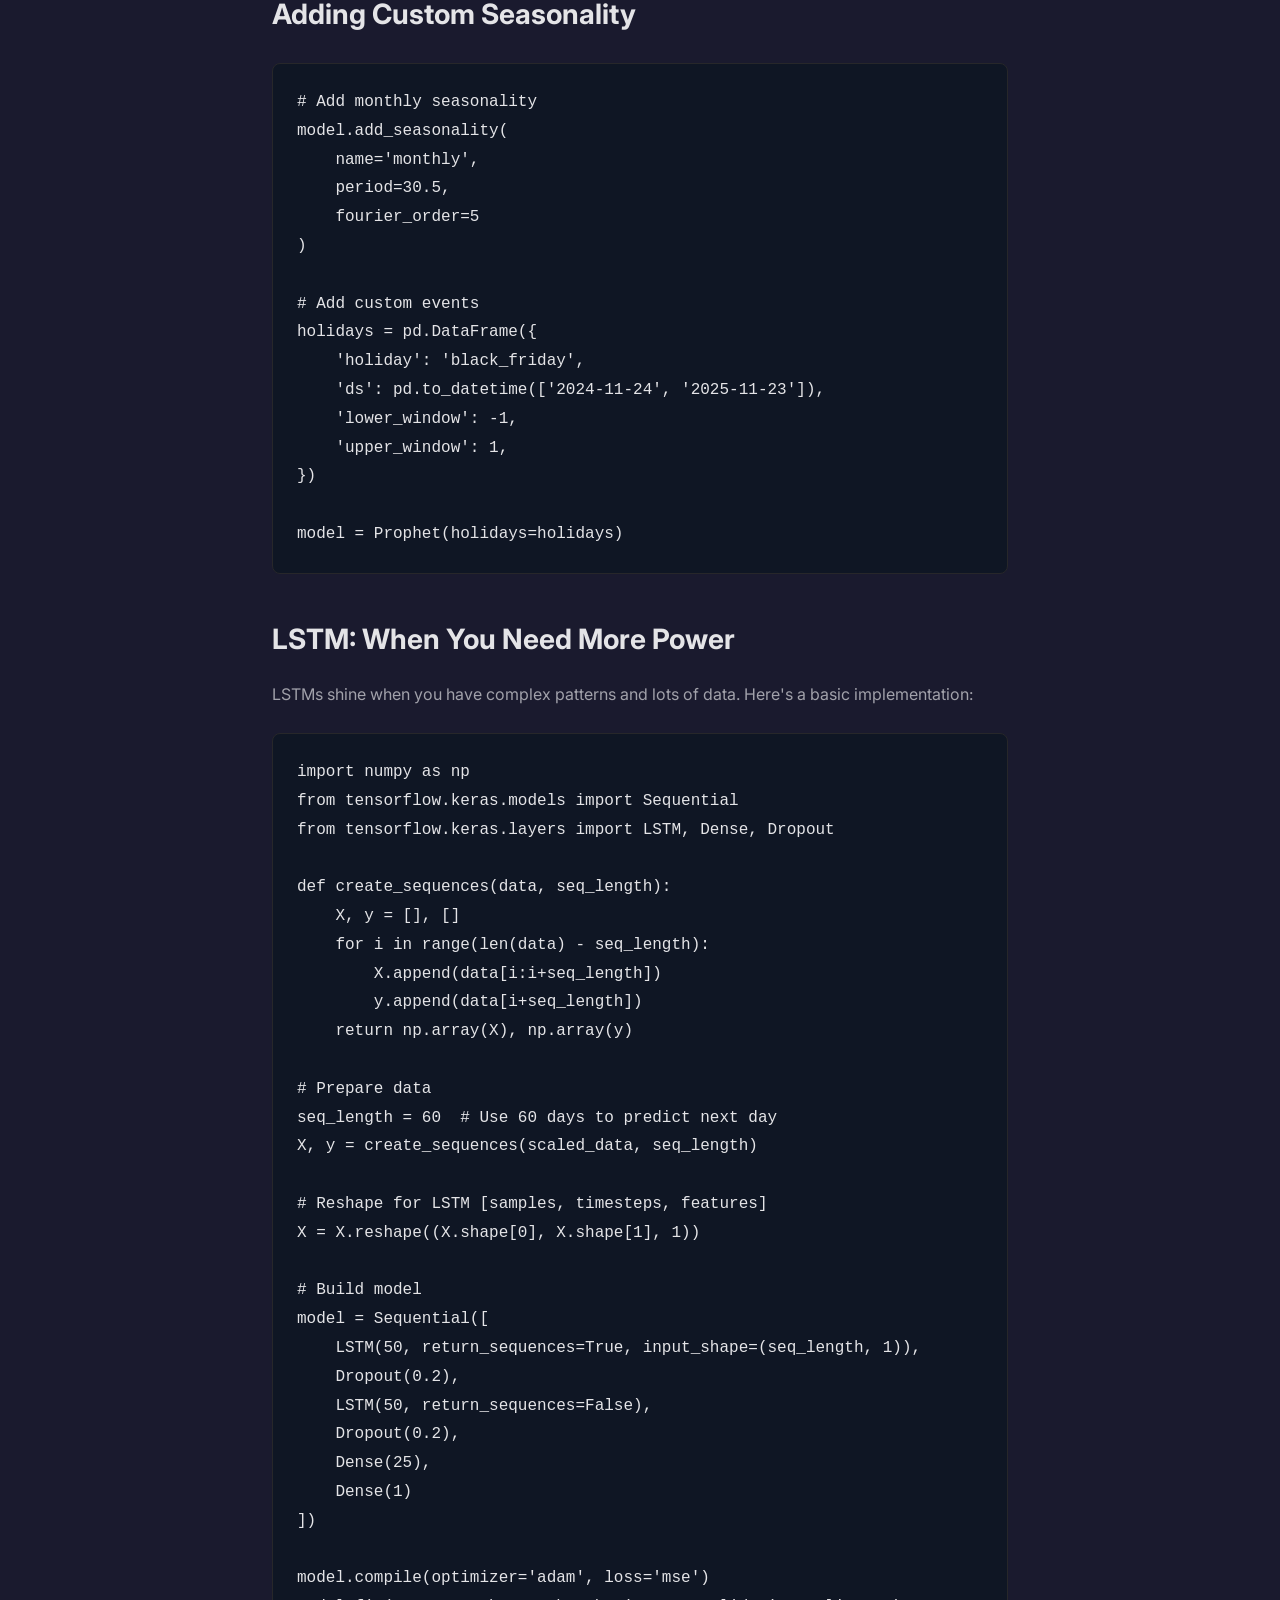
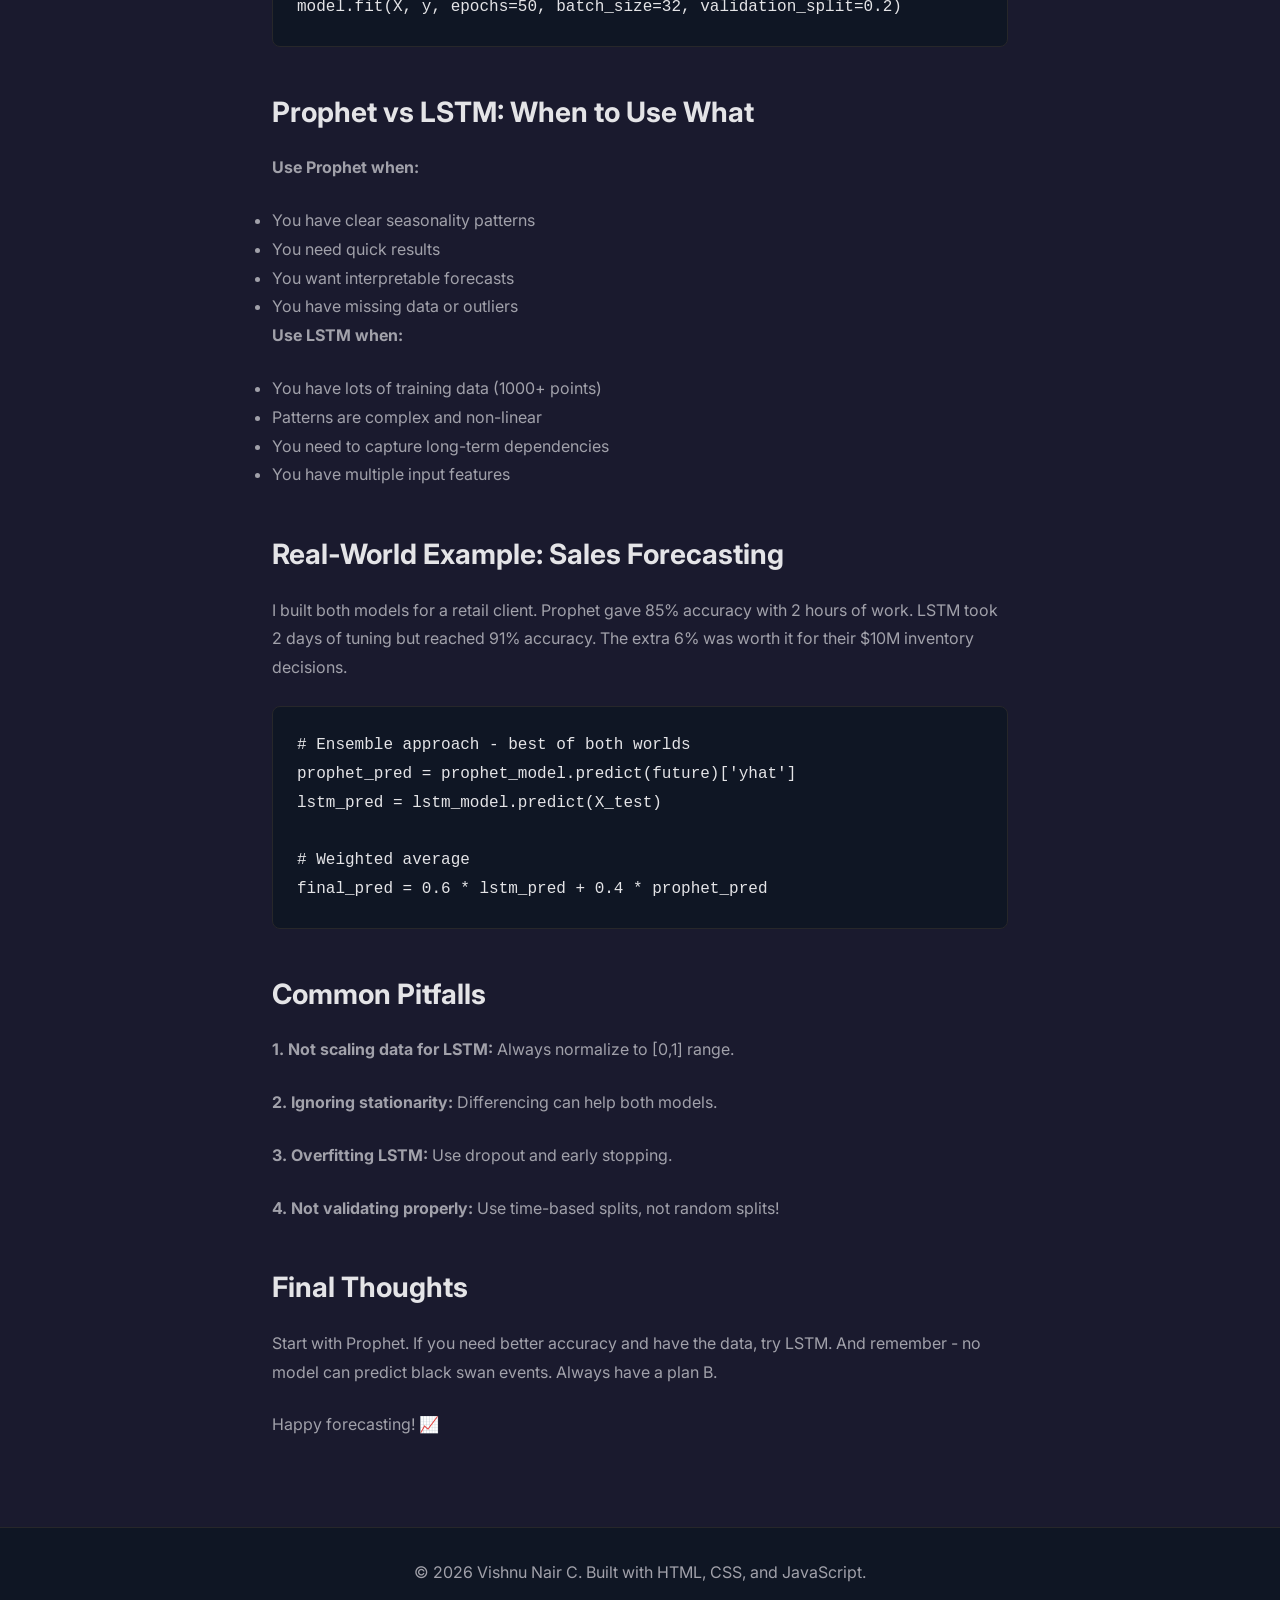
<file: blog/time-series-forecasting.html>
<!DOCTYPE html>
<html lang="en">
<head>
    <meta charset="UTF-8">
    <meta name="viewport" content="width=device-width, initial-scale=1.0">
    <title>Time Series Forecasting with Prophet and LSTM - Vishnu Nair C</title>
    <link rel="stylesheet" href="../styles.css">
    <link rel="preconnect" href="https://fonts.googleapis.com">
    <link rel="preconnect" href="https://fonts.gstatic.com" crossorigin>
    <link href="https://fonts.googleapis.com/css2?family=Inter:wght@300;400;500;600;700&display=swap" rel="stylesheet">
    <style>
        .blog-post-container { max-width: 800px; margin: 0 auto; padding: 8rem 2rem 4rem; }
        .blog-post-header { margin-bottom: 3rem; }
        .blog-post-meta { color: var(--text-secondary); margin-bottom: 1rem; }
        .blog-post-content { line-height: 1.8; color: var(--text-secondary); }
        .blog-post-content h2 { color: var(--text-primary); margin-top: 2.5rem; margin-bottom: 1rem; font-size: 1.75rem; }
        .blog-post-content p { margin-bottom: 1.5rem; }
        .blog-post-content code { background: var(--bg-card); padding: 0.2rem 0.5rem; border-radius: 0.25rem; font-family: 'Courier New', monospace; color: var(--accent-primary); }
        .blog-post-content pre { background: var(--bg-card); padding: 1.5rem; border-radius: 0.5rem; overflow-x: auto; margin: 1.5rem 0; border: 1px solid var(--border-color); }
        .blog-post-content pre code { background: none; padding: 0; color: var(--text-primary); }
        .back-link { display: inline-block; color: var(--accent-primary); text-decoration: none; margin-bottom: 2rem; transition: color 0.3s ease; }
        .back-link:hover { color: var(--accent-secondary); }
    </style>
</head>
<body>
    <nav class="navbar">
        <div class="container">
            <div class="nav-brand">
                <a href="../index.html" style="text-decoration: none;"><span class="logo">VNC</span></a>
            </div>
        </div>
    </nav>

    <article class="blog-post-container">
        <a href="../index.html#blog" class="back-link">← Back to Blog</a>
        
        <header class="blog-post-header">
            <div class="blog-post-meta">July 3, 2025 • 11 min read</div>
            <h1 class="section-title">Time Series Forecasting with Prophet and LSTM</h1>
            <div class="blog-post-tags">
                <span class="blog-tag">#data-science</span>
                <span class="blog-tag">#time-series</span>
                <span class="blog-tag">#deep-learning</span>
                <span class="blog-tag">#prophet</span>
            </div>
        </header>

        <div class="blog-post-content">
            <p>Time series forecasting is everywhere - stock prices, sales predictions, server load forecasting. I've built models for all of these, and the two approaches that consistently work are Facebook's Prophet and LSTM networks. Let me show you when to use each.</p>

            <h2>Prophet: The Quick Win</h2>
            
            <p>Prophet is my go-to for business forecasting. It's fast, handles missing data, and works out of the box:</p>

            <pre><code>from prophet import Prophet
import pandas as pd

# Prophet needs 'ds' (date) and 'y' (value) columns
df = pd.DataFrame({
    'ds': dates,
    'y': sales_values
})

model = Prophet(
    yearly_seasonality=True,
    weekly_seasonality=True,
    daily_seasonality=False
)

model.fit(df)

# Forecast 90 days ahead
future = model.make_future_dataframe(periods=90)
forecast = model.predict(future)

# Plot results
model.plot(forecast)
model.plot_components(forecast)</code></pre>

            <p>The component plots are gold - they show you trends, seasonality, and holidays separately. This helped me explain to stakeholders why sales dip every January.</p>

            <h2>Adding Custom Seasonality</h2>

            <pre><code># Add monthly seasonality
model.add_seasonality(
    name='monthly',
    period=30.5,
    fourier_order=5
)

# Add custom events
holidays = pd.DataFrame({
    'holiday': 'black_friday',
    'ds': pd.to_datetime(['2024-11-24', '2025-11-23']),
    'lower_window': -1,
    'upper_window': 1,
})

model = Prophet(holidays=holidays)</code></pre>

            <h2>LSTM: When You Need More Power</h2>

            <p>LSTMs shine when you have complex patterns and lots of data. Here's a basic implementation:</p>

            <pre><code>import numpy as np
from tensorflow.keras.models import Sequential
from tensorflow.keras.layers import LSTM, Dense, Dropout

def create_sequences(data, seq_length):
    X, y = [], []
    for i in range(len(data) - seq_length):
        X.append(data[i:i+seq_length])
        y.append(data[i+seq_length])
    return np.array(X), np.array(y)

# Prepare data
seq_length = 60  # Use 60 days to predict next day
X, y = create_sequences(scaled_data, seq_length)

# Reshape for LSTM [samples, timesteps, features]
X = X.reshape((X.shape[0], X.shape[1], 1))

# Build model
model = Sequential([
    LSTM(50, return_sequences=True, input_shape=(seq_length, 1)),
    Dropout(0.2),
    LSTM(50, return_sequences=False),
    Dropout(0.2),
    Dense(25),
    Dense(1)
])

model.compile(optimizer='adam', loss='mse')
model.fit(X, y, epochs=50, batch_size=32, validation_split=0.2)</code></pre>

            <h2>Prophet vs LSTM: When to Use What</h2>

            <p><strong>Use Prophet when:</strong></p>
            <ul>
                <li>You have clear seasonality patterns</li>
                <li>You need quick results</li>
                <li>You want interpretable forecasts</li>
                <li>You have missing data or outliers</li>
            </ul>

            <p><strong>Use LSTM when:</strong></p>
            <ul>
                <li>You have lots of training data (1000+ points)</li>
                <li>Patterns are complex and non-linear</li>
                <li>You need to capture long-term dependencies</li>
                <li>You have multiple input features</li>
            </ul>

            <h2>Real-World Example: Sales Forecasting</h2>

            <p>I built both models for a retail client. Prophet gave 85% accuracy with 2 hours of work. LSTM took 2 days of tuning but reached 91% accuracy. The extra 6% was worth it for their $10M inventory decisions.</p>

            <pre><code># Ensemble approach - best of both worlds
prophet_pred = prophet_model.predict(future)['yhat']
lstm_pred = lstm_model.predict(X_test)

# Weighted average
final_pred = 0.6 * lstm_pred + 0.4 * prophet_pred</code></pre>

            <h2>Common Pitfalls</h2>

            <p><strong>1. Not scaling data for LSTM:</strong> Always normalize to [0,1] range.</p>

            <p><strong>2. Ignoring stationarity:</strong> Differencing can help both models.</p>

            <p><strong>3. Overfitting LSTM:</strong> Use dropout and early stopping.</p>

            <p><strong>4. Not validating properly:</strong> Use time-based splits, not random splits!</p>

            <h2>Final Thoughts</h2>

            <p>Start with Prophet. If you need better accuracy and have the data, try LSTM. And remember - no model can predict black swan events. Always have a plan B.</p>

            <p>Happy forecasting! 📈</p>
        </div>
    </article>

    <footer class="footer">
        <div class="container">
            <p>&copy; 2026 Vishnu Nair C. Built with HTML, CSS, and JavaScript.</p>
        </div>
    </footer>
</body>
</html>
</file>
<file: styles.css>
/* Reset and Base Styles */
* {
    margin: 0;
    padding: 0;
    box-sizing: border-box;
}

:root {
    /* Dark Theme Colors */
    --bg-primary: #1a1a2e;
    --bg-secondary: #16213e;
    --bg-card: #0f1624;
    --text-primary: #e4e4e7;
    --text-secondary: #a1a1aa;
    --accent-primary: #ec4899;
    --accent-secondary: #a855f7;
    --accent-gradient: linear-gradient(135deg, #ec4899 0%, #a855f7 100%);
    --border-color: #27272a;
    --shadow: 0 4px 6px -1px rgba(0, 0, 0, 0.3);
    --shadow-lg: 0 10px 15px -3px rgba(0, 0, 0, 0.4);
}

body {
    font-family: 'Inter', -apple-system, BlinkMacSystemFont, 'Segoe UI', Roboto, sans-serif;
    background-color: var(--bg-primary);
    color: var(--text-primary);
    line-height: 1.6;
    overflow-x: hidden;
}

.container {
    max-width: 1200px;
    margin: 0 auto;
    padding: 0 2rem;
}

/* Navigation */
.navbar {
    position: fixed;
    top: 0;
    left: 0;
    right: 0;
    background-color: rgba(26, 26, 46, 0.95);
    backdrop-filter: blur(10px);
    border-bottom: 1px solid var(--border-color);
    z-index: 1000;
    padding: 1rem 0;
}

.navbar .container {
    display: flex;
    justify-content: space-between;
    align-items: center;
}

.nav-brand .logo {
    font-size: 1.5rem;
    font-weight: 700;
    background: var(--accent-gradient);
    -webkit-background-clip: text;
    -webkit-text-fill-color: transparent;
    background-clip: text;
}

.nav-menu {
    display: flex;
    list-style: none;
    gap: 2rem;
}

.nav-link {
    color: var(--text-secondary);
    text-decoration: none;
    font-weight: 500;
    transition: color 0.3s ease;
    position: relative;
}

.nav-link:hover,
.nav-link.active {
    color: var(--accent-primary);
}

.nav-link.active::after {
    content: '';
    position: absolute;
    bottom: -0.5rem;
    left: 0;
    right: 0;
    height: 2px;
    background: var(--accent-gradient);
}

.theme-toggle {
    background: var(--bg-secondary);
    border: 1px solid var(--border-color);
    color: var(--text-primary);
    padding: 0.5rem;
    border-radius: 0.5rem;
    cursor: pointer;
    transition: all 0.3s ease;
    display: flex;
    align-items: center;
    justify-content: center;
}

.theme-toggle:hover {
    background: var(--bg-card);
    border-color: var(--accent-primary);
}

/* Hero Section */
.hero {
    min-height: 100vh;
    display: flex;
    align-items: center;
    justify-content: center;
    padding-top: 5rem;
    position: relative;
    overflow: hidden;
}

.hero::before {
    content: '';
    position: absolute;
    top: 0;
    left: 0;
    right: 0;
    bottom: 0;
    background: radial-gradient(circle at 50% 50%, rgba(236, 72, 153, 0.1) 0%, transparent 50%);
    pointer-events: none;
}

.hero-content {
    text-align: center;
    z-index: 1;
}

.hero-greeting {
    font-size: 0.875rem;
    letter-spacing: 0.2em;
    color: var(--text-secondary);
    margin-bottom: 1rem;
    font-weight: 500;
}

.hero-title {
    font-size: clamp(3rem, 10vw, 6rem);
    font-weight: 800;
    background: var(--accent-gradient);
    -webkit-background-clip: text;
    -webkit-text-fill-color: transparent;
    background-clip: text;
    margin-bottom: 1rem;
    letter-spacing: -0.02em;
    text-shadow: 0 0 80px rgba(236, 72, 153, 0.5);
    animation: glow 3s ease-in-out infinite alternate;
}

@keyframes glow {
    from {
        filter: drop-shadow(0 0 20px rgba(236, 72, 153, 0.5));
    }
    to {
        filter: drop-shadow(0 0 40px rgba(168, 85, 247, 0.5));
    }
}

.hero-subtitle {
    font-size: 1.5rem;
    color: var(--text-secondary);
    font-weight: 300;
}

/* About Section */
.about {
    padding: 6rem 0;
    background-color: var(--bg-secondary);
}

.about-content {
    display: grid;
    grid-template-columns: 2fr 1fr;
    gap: 4rem;
    align-items: center;
}

.about-text p {
    margin-bottom: 1.5rem;
    color: var(--text-secondary);
    font-size: 1.1rem;
}

.about-text strong {
    color: var(--accent-primary);
}

.about-image {
    display: flex;
    justify-content: center;
}

.profile-placeholder {
    width: 200px;
    height: 200px;
    border-radius: 50%;
    background: var(--accent-gradient);
    display: flex;
    align-items: center;
    justify-content: center;
    color: white;
    box-shadow: var(--shadow-lg);
}

/* Section Titles */
.section-title {
    font-size: 2.5rem;
    font-weight: 700;
    margin-bottom: 1rem;
    background: var(--accent-gradient);
    -webkit-background-clip: text;
    -webkit-text-fill-color: transparent;
    background-clip: text;
}

.section-description {
    color: var(--text-secondary);
    font-size: 1.1rem;
    margin-bottom: 3rem;
}

/* Services Section */
.services {
    padding: 6rem 0;
}

.services-grid {
    display: grid;
    grid-template-columns: repeat(auto-fit, minmax(280px, 1fr));
    gap: 2rem;
    margin-top: 3rem;
}

.service-card {
    background: var(--bg-secondary);
    border: 1px solid var(--border-color);
    border-radius: 1rem;
    padding: 2rem;
    transition: all 0.3s ease;
}

.service-card:hover {
    transform: translateY(-5px);
    border-color: var(--accent-primary);
    box-shadow: var(--shadow-lg);
}

.service-icon {
    font-size: 2.5rem;
    margin-bottom: 1rem;
}

.service-card h3 {
    font-size: 1.25rem;
    margin-bottom: 1rem;
    color: var(--text-primary);
}

.service-card p {
    color: var(--text-secondary);
    line-height: 1.6;
}

/* Blog Section */
.blog {
    padding: 6rem 0;
    background-color: var(--bg-secondary);
}

.blog-header {
    text-align: center;
    margin-bottom: 3rem;
}

.blog-search {
    max-width: 600px;
    margin: 0 auto 3rem;
}

.search-input {
    width: 100%;
    padding: 1rem 1.5rem;
    background: var(--bg-card);
    border: 1px solid var(--border-color);
    border-radius: 0.5rem;
    color: var(--text-primary);
    font-size: 1rem;
    transition: all 0.3s ease;
}

.search-input:focus {
    outline: none;
    border-color: var(--accent-primary);
    box-shadow: 0 0 0 3px rgba(236, 72, 153, 0.1);
}

.search-input::placeholder {
    color: var(--text-secondary);
}

.blog-grid {
    display: grid;
    gap: 2rem;
}

.blog-post {
    background: var(--bg-card);
    border: 1px solid var(--border-color);
    border-radius: 1rem;
    padding: 2rem;
    transition: all 0.3s ease;
    cursor: pointer;
}

.blog-post:hover {
    transform: translateY(-3px);
    border-color: var(--accent-primary);
    box-shadow: var(--shadow-lg);
}

.blog-post-date {
    color: var(--text-secondary);
    font-size: 0.875rem;
    margin-bottom: 0.5rem;
}

.blog-post-tags {
    display: flex;
    flex-wrap: wrap;
    gap: 0.5rem;
    margin-bottom: 1rem;
}

.blog-tag {
    background: rgba(236, 72, 153, 0.1);
    color: var(--accent-primary);
    padding: 0.25rem 0.75rem;
    border-radius: 0.25rem;
    font-size: 0.875rem;
    border: 1px solid rgba(236, 72, 153, 0.2);
}

.blog-post-title {
    font-size: 1.5rem;
    font-weight: 600;
    margin-bottom: 1rem;
    color: var(--text-primary);
}

.blog-post-excerpt {
    color: var(--text-secondary);
    line-height: 1.6;
}

/* Contact Section */
.contact {
    padding: 6rem 0;
    text-align: center;
}

.contact-links {
    display: flex;
    justify-content: center;
    gap: 2rem;
    flex-wrap: wrap;
    margin-top: 3rem;
}

.contact-link {
    display: flex;
    align-items: center;
    gap: 0.5rem;
    padding: 1rem 2rem;
    background: var(--bg-secondary);
    border: 1px solid var(--border-color);
    border-radius: 0.5rem;
    color: var(--text-primary);
    text-decoration: none;
    font-weight: 500;
    transition: all 0.3s ease;
}

.contact-link:hover {
    background: var(--bg-card);
    border-color: var(--accent-primary);
    transform: translateY(-3px);
    box-shadow: var(--shadow-lg);
}

/* Footer */
.footer {
    background: var(--bg-card);
    border-top: 1px solid var(--border-color);
    padding: 2rem 0;
    text-align: center;
    color: var(--text-secondary);
}

/* Responsive Design */
@media (max-width: 768px) {
    .nav-menu {
        gap: 1rem;
    }

    .hero-title {
        font-size: 3rem;
    }

    .about-content {
        grid-template-columns: 1fr;
        text-align: center;
    }

    .services-grid {
        grid-template-columns: 1fr;
    }

    .contact-links {
        flex-direction: column;
        align-items: stretch;
    }

    .container {
        padding: 0 1rem;
    }
}

/* Smooth Scrolling */
html {
    scroll-behavior: smooth;
}

/* Selection */
::selection {
    background: var(--accent-primary);
    color: white;
}

/* Scrollbar */
::-webkit-scrollbar {
    width: 10px;
}

::-webkit-scrollbar-track {
    background: var(--bg-primary);
}

::-webkit-scrollbar-thumb {
    background: var(--accent-primary);
    border-radius: 5px;
}

::-webkit-scrollbar-thumb:hover {
    background: var(--accent-secondary);
}

/* Made with Bob */
</file>
